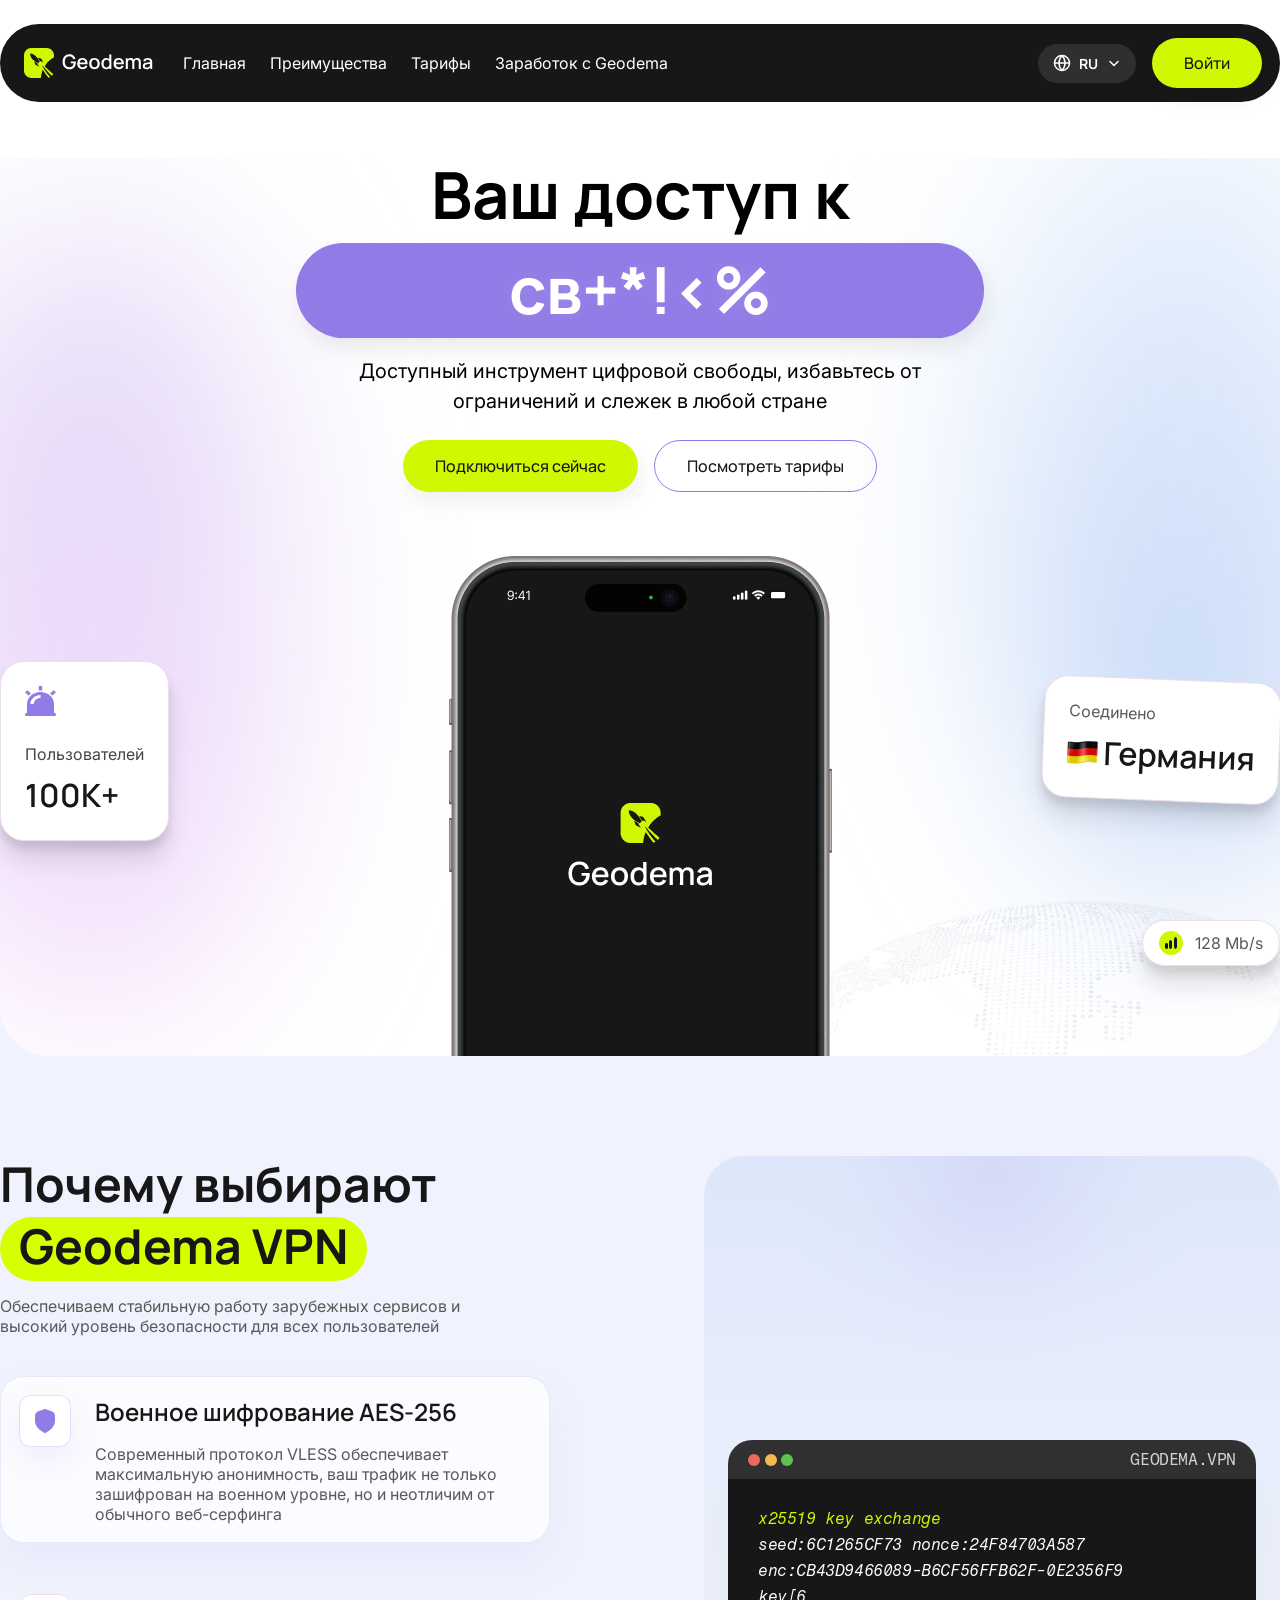
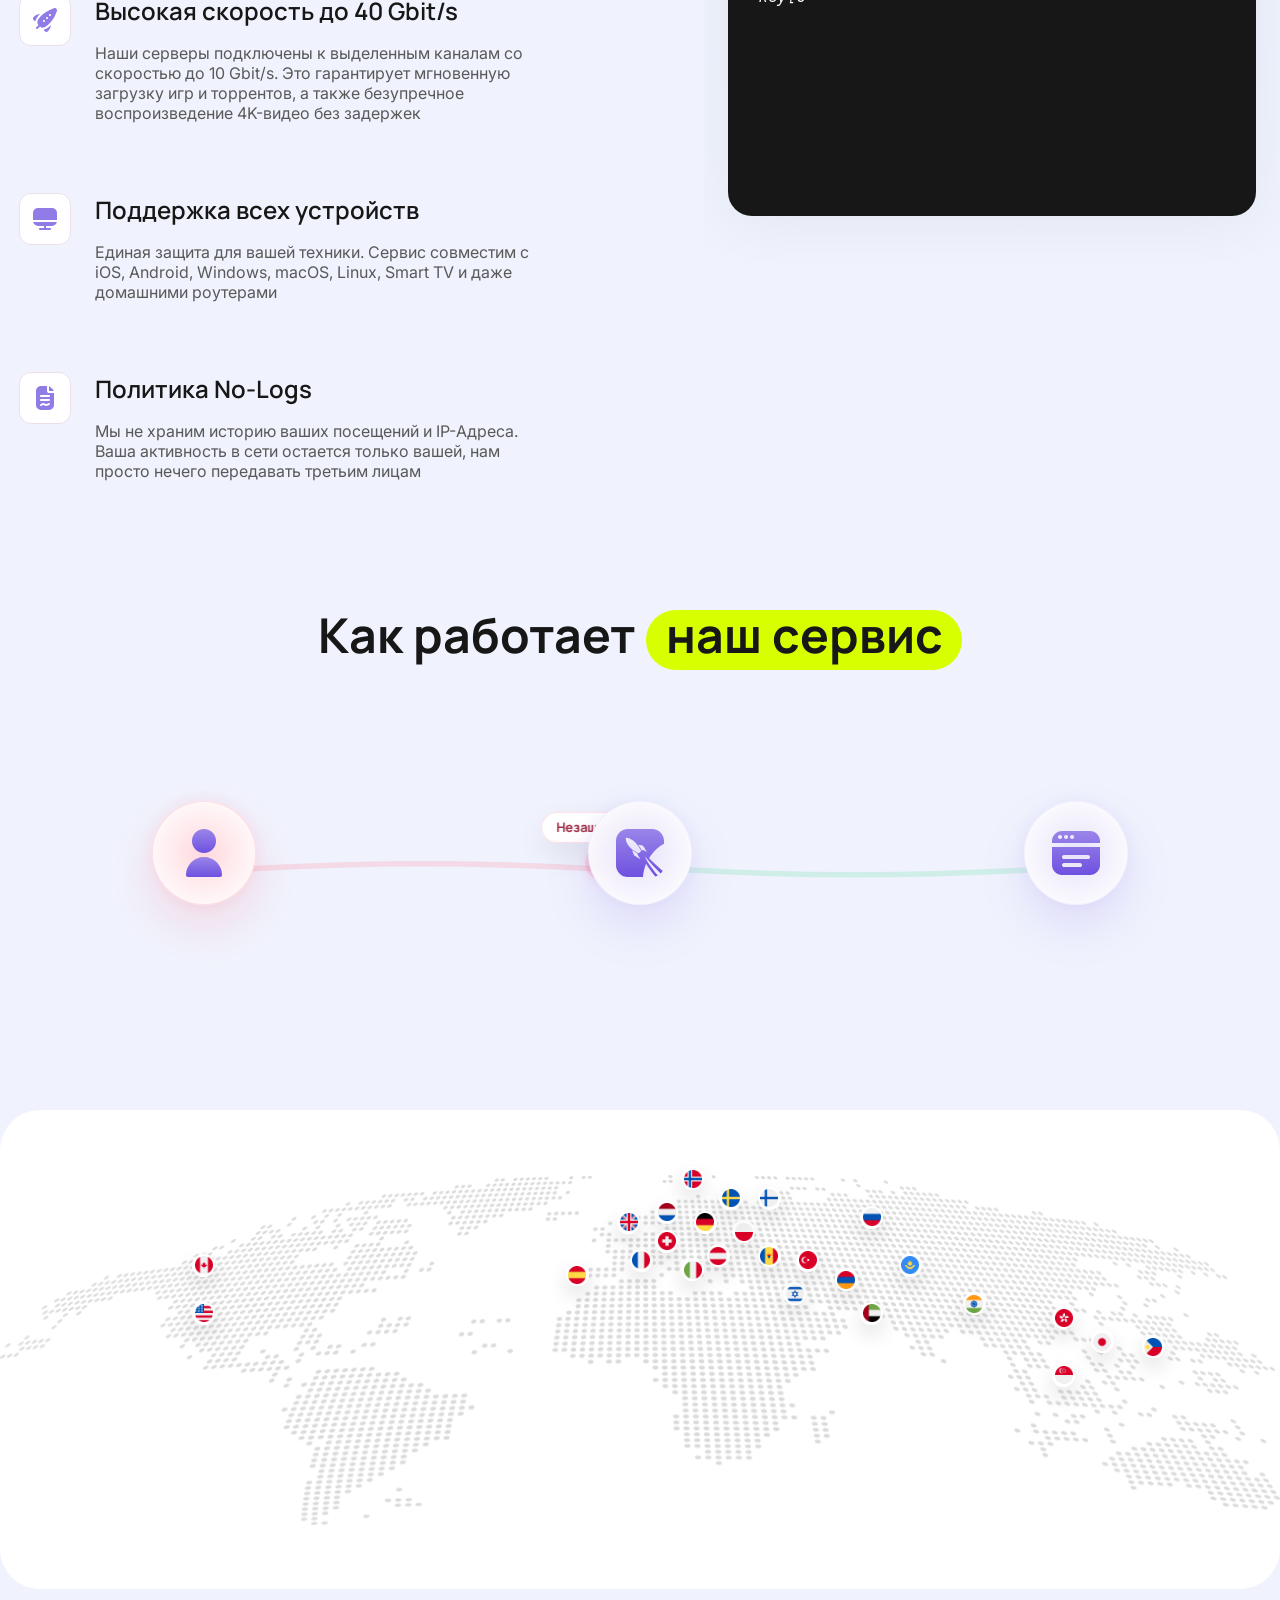
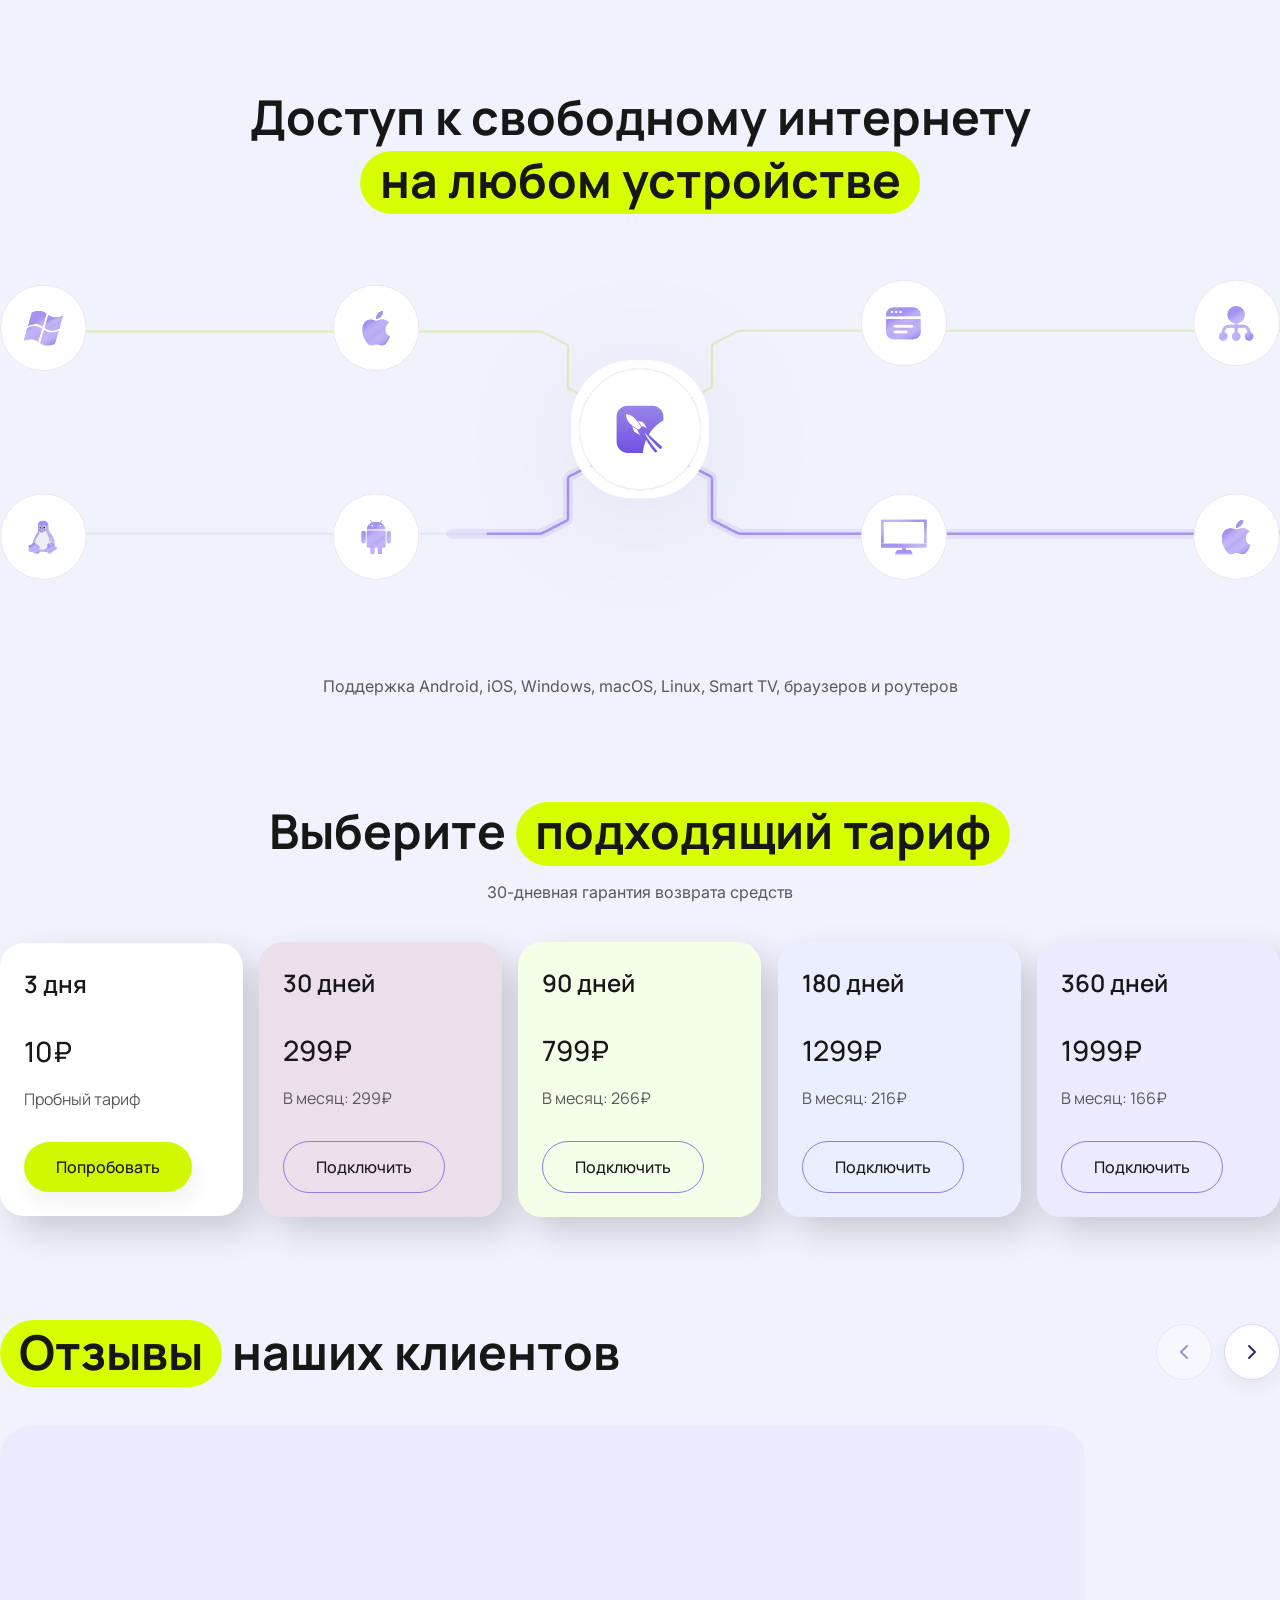
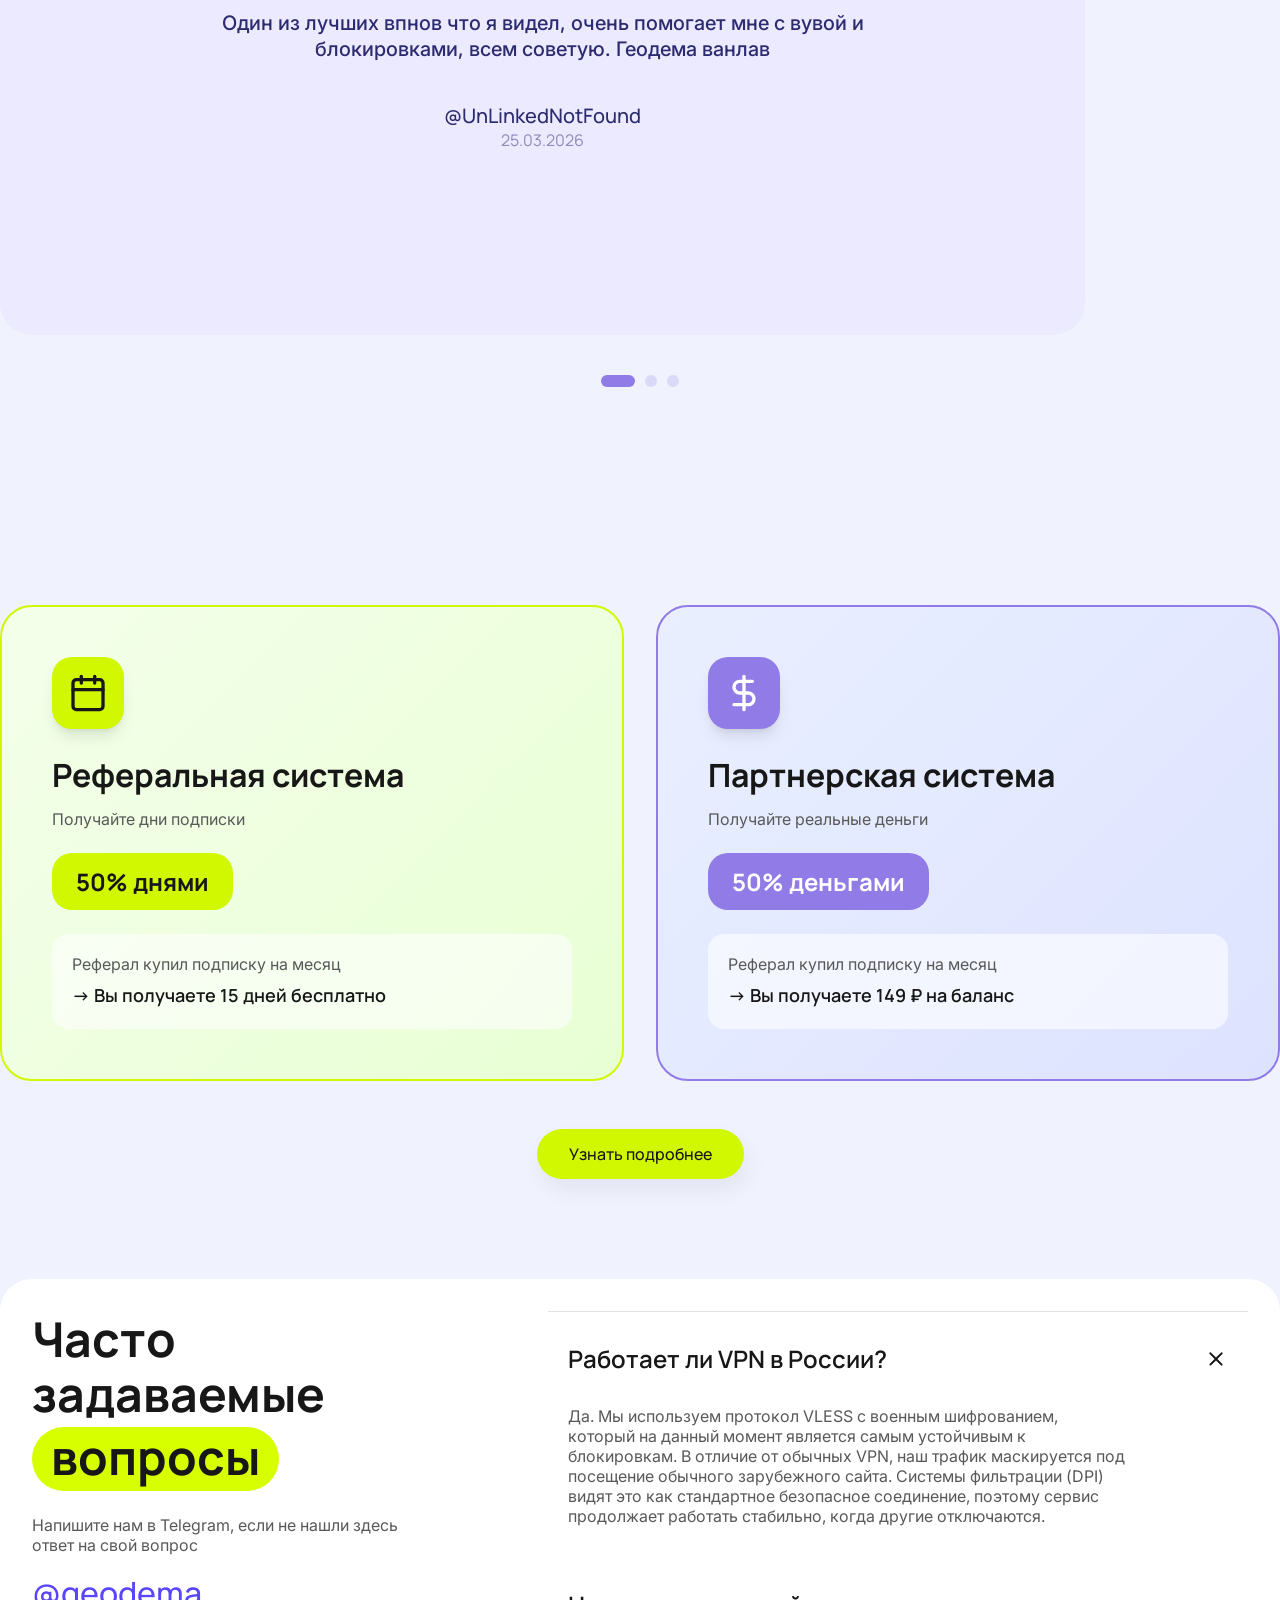
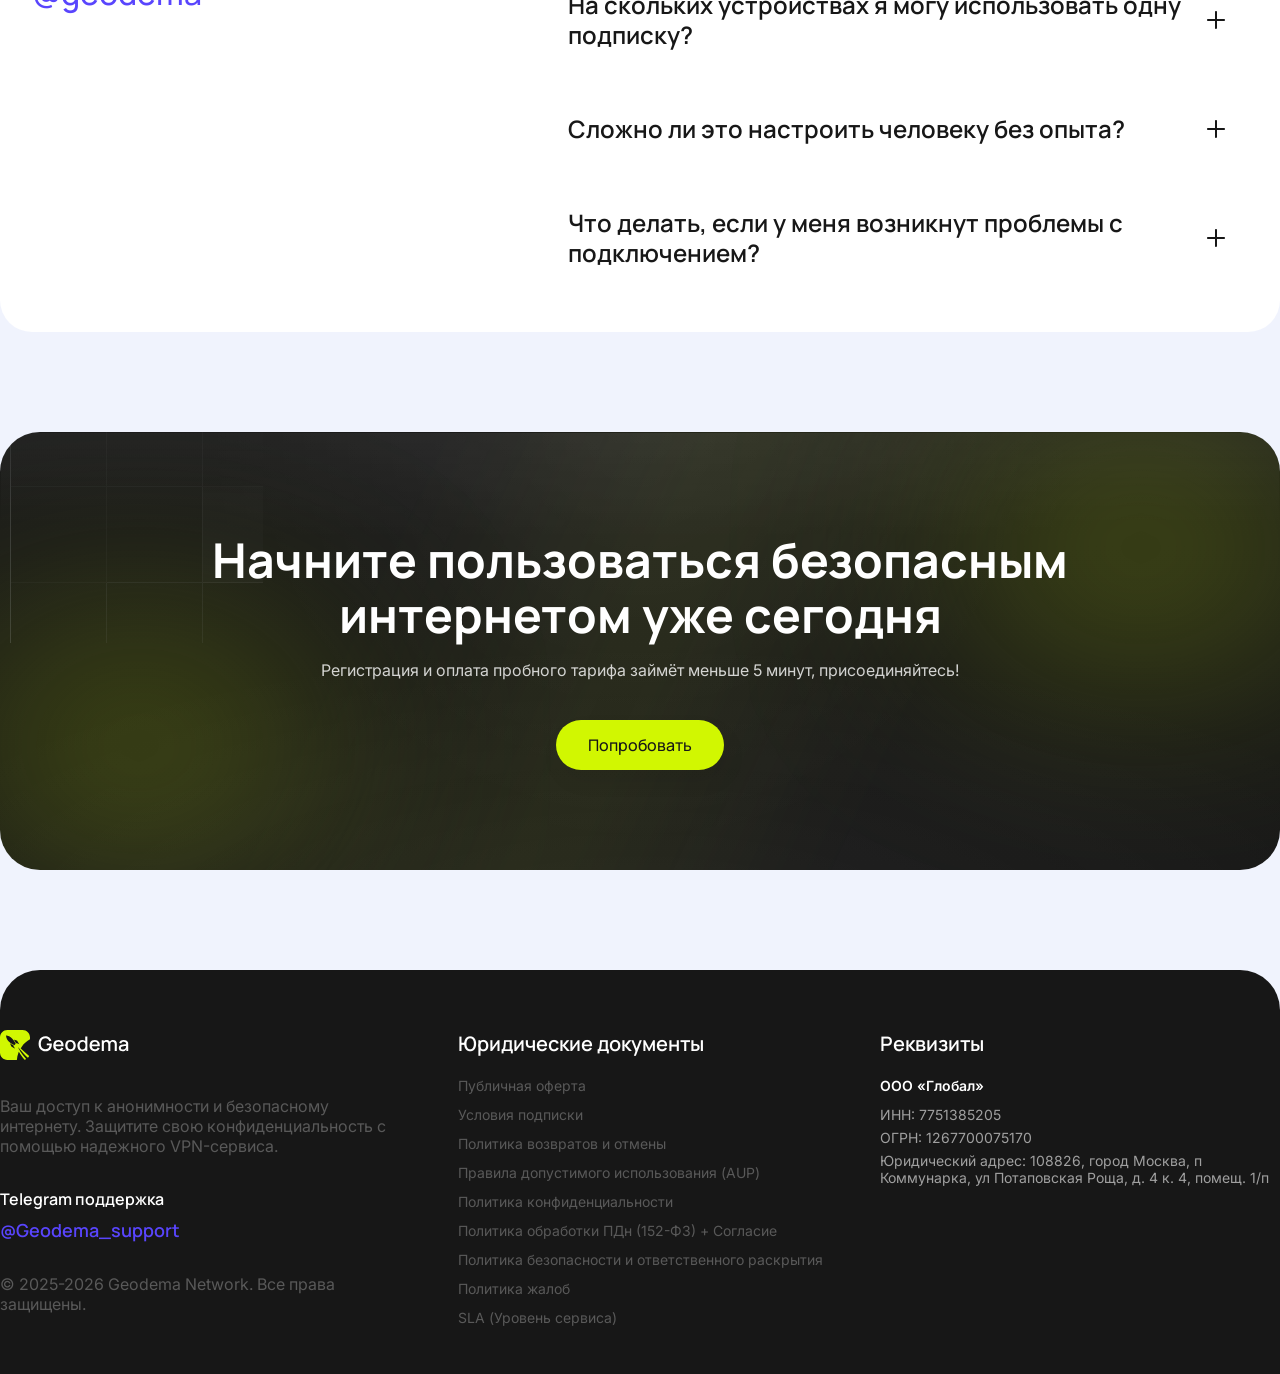
<file: index.html>
<!doctype html>
<html lang="en">
  <head>
    <meta charset="UTF-8" />
    <meta name="viewport" content="width=device-width, initial-scale=1.0" />
    <title>Geodema VPN</title>
    <link rel="stylesheet" href="assets/css/reset.css" />
    <link rel="stylesheet" href="assets/css/styles.css" />
  </head>
  <body data-page="home">
    <header class="header">
      <div class="container">
        <div class="header__container">
          <a href="/" class="logo" aria-label="Geodema VPN">
            <svg
              xmlns="http://www.w3.org/2000/svg"
              width="129"
              height="30"
              viewBox="0 0 129 30"
              fill="none"
            >
              <path
                d="M22.6104 0C26.6915 1.01496e-05 30.0001 3.30851 30.0001 7.38972V9.29362C26.7713 11.0503 23.9774 13.5262 21.7708 16.628C21.3567 17.2178 20.8692 17.967 20.6666 18.3255C20.7137 18.385 20.7608 18.4444 20.8078 18.504C22.9475 20.6338 25.1759 22.6645 27.46 24.6165C28.0221 25.0964 28.5877 25.5714 29.1566 26.0417C28.8225 26.6778 28.3985 27.2592 27.9014 27.769C26.5568 26.5003 25.2556 25.2089 24.0122 23.9095C22.5418 22.3728 21.1523 20.8251 19.8674 19.2905C18.9545 18.1976 18.1828 17.3489 18.144 17.3742C18.0412 17.49 19.3658 19.9722 20.2918 21.3869C21.9358 23.8786 23.926 26.4802 26.1618 29.092C25.6506 29.3727 25.1028 29.5946 24.5272 29.7488C23.0214 27.8558 21.5802 25.9073 20.2078 23.9032C19.8272 23.3322 19.4543 22.7542 19.0956 22.1762L19.0927 22.1718C19.0053 22.0295 18.9203 21.8878 18.8372 21.7464C18.7489 21.9516 18.6347 22.2378 18.5169 22.5428C17.572 25.0466 17.0225 27.5344 16.8689 30H7.38972C3.30851 30 0 26.6915 0 22.6103V7.38972C0 3.30851 3.30851 1.07853e-05 7.38972 0H22.6104ZM10.7102 13.6308C10.4272 13.4122 10.1829 13.2579 10.1572 13.2836C10.08 13.3608 10.633 14.9684 11.0317 15.8558C11.4175 16.7304 11.4562 16.7562 13.3468 17.7593C15.3402 18.8011 15.4432 18.8139 14.6458 17.8493C13.8355 16.8847 13.4367 16.113 13.5139 15.7015C13.5653 15.4314 13.4238 15.3156 12.395 14.7112C11.7519 14.3253 10.9932 13.8366 10.7102 13.6308ZM7.37913 5.63078C7.08333 5.56648 6.67175 5.52785 6.46597 5.54072C6.08013 5.56644 6.08011 5.57932 6.11869 6.20951C6.23444 8.17731 7.64918 10.608 9.64261 12.2672C10.7745 13.2188 12.5622 14.3892 13.5525 14.8522L14.2728 15.1867L15.7132 13.7462L15.4174 13.1288C14.6972 11.6112 12.9608 9.23192 11.7776 8.12585C10.3886 6.82685 8.781 5.91374 7.37913 5.63078ZM15.1087 10.0164C14.4528 9.88777 13.9126 9.79777 13.8868 9.81062C13.8613 9.83654 14.1571 10.2995 14.5428 10.8524C14.9158 11.4183 15.3916 12.1642 15.5975 12.5372L15.9704 13.206H16.7035C17.5266 13.1932 18.0025 13.3988 18.7613 14.0805C19.0315 14.3249 19.2629 14.4921 19.2629 14.4407C19.2628 14.2734 18.3883 12.7302 17.6424 11.5726C16.8707 10.3894 16.845 10.3765 15.1087 10.0164Z"
                fill="#D1F701"
              />
              <path
                d="M45.29 21.3C44.3233 21.3 43.4333 21.1333 42.62 20.8C41.8067 20.46 41.1 19.9667 40.5 19.32C39.9 18.6733 39.4333 17.8867 39.1 16.96C38.7667 16.0333 38.6 14.98 38.6 13.8C38.6 12.2467 38.8833 10.9133 39.45 9.8C40.0167 8.68 40.8033 7.82 41.81 7.22C42.8167 6.61333 43.9767 6.31 45.29 6.31C46.9833 6.31 48.3333 6.70333 49.34 7.49C50.3533 8.27667 51.0433 9.36333 51.41 10.75L49.29 11.13C48.9967 10.27 48.5233 9.58333 47.87 9.07C47.2167 8.55667 46.3967 8.29667 45.41 8.29C44.39 8.28333 43.54 8.51 42.86 8.97C42.1867 9.43 41.68 10.0767 41.34 10.91C41 11.7367 40.8267 12.7 40.82 13.8C40.8133 14.9 40.98 15.8633 41.32 16.69C41.66 17.51 42.17 18.15 42.85 18.61C43.5367 19.07 44.39 19.3033 45.41 19.31C46.23 19.3233 46.9333 19.1733 47.52 18.86C48.1133 18.54 48.5833 18.0733 48.93 17.46C49.2767 16.8467 49.5 16.0933 49.6 15.2H46.8V13.52H51.82C51.8333 13.64 51.8433 13.8 51.85 14C51.8567 14.1933 51.86 14.3167 51.86 14.37C51.86 15.7033 51.6033 16.8933 51.09 17.94C50.5767 18.9867 49.83 19.81 48.85 20.41C47.87 21.0033 46.6833 21.3 45.29 21.3Z"
                fill="white"
              />
              <path
                d="M58.6431 21.3C57.5698 21.3 56.6265 21.0667 55.8131 20.6C55.0065 20.1267 54.3765 19.47 53.9231 18.63C53.4765 17.7833 53.2531 16.8033 53.2531 15.69C53.2531 14.51 53.4731 13.4867 53.9131 12.62C54.3598 11.7533 54.9798 11.0833 55.7731 10.61C56.5665 10.1367 57.4898 9.9 58.5431 9.9C59.6431 9.9 60.5798 10.1567 61.3531 10.67C62.1265 11.1767 62.7031 11.9 63.0831 12.84C63.4698 13.78 63.6231 14.8967 63.5431 16.19H61.4531V15.43C61.4398 14.1767 61.1998 13.25 60.7331 12.65C60.2731 12.05 59.5698 11.75 58.6231 11.75C57.5765 11.75 56.7898 12.08 56.2631 12.74C55.7365 13.4 55.4731 14.3533 55.4731 15.6C55.4731 16.7867 55.7365 17.7067 56.2631 18.36C56.7898 19.0067 57.5498 19.33 58.5431 19.33C59.1965 19.33 59.7598 19.1833 60.2331 18.89C60.7131 18.59 61.0865 18.1633 61.3531 17.61L63.4031 18.26C62.9831 19.2267 62.3465 19.9767 61.4931 20.51C60.6398 21.0367 59.6898 21.3 58.6431 21.3ZM54.7931 16.19V14.56H62.5031V16.19H54.7931Z"
                fill="white"
              />
              <path
                d="M70.4767 21.3C69.3967 21.3 68.4601 21.0567 67.6667 20.57C66.8734 20.0833 66.2601 19.4133 65.8267 18.56C65.4001 17.7 65.1867 16.71 65.1867 15.59C65.1867 14.4633 65.4067 13.4733 65.8467 12.62C66.2867 11.76 66.9034 11.0933 67.6967 10.62C68.4901 10.14 69.4167 9.9 70.4767 9.9C71.5567 9.9 72.4934 10.1433 73.2867 10.63C74.0801 11.1167 74.6934 11.7867 75.1267 12.64C75.5601 13.4933 75.7767 14.4767 75.7767 15.59C75.7767 16.7167 75.5567 17.71 75.1167 18.57C74.6834 19.4233 74.0701 20.0933 73.2767 20.58C72.4834 21.06 71.5501 21.3 70.4767 21.3ZM70.4767 19.33C71.5101 19.33 72.2801 18.9833 72.7867 18.29C73.3001 17.59 73.5567 16.69 73.5567 15.59C73.5567 14.4633 73.2967 13.5633 72.7767 12.89C72.2634 12.21 71.4967 11.87 70.4767 11.87C69.7767 11.87 69.2001 12.03 68.7467 12.35C68.2934 12.6633 67.9567 13.1 67.7367 13.66C67.5167 14.2133 67.4067 14.8567 67.4067 15.59C67.4067 16.7233 67.6667 17.63 68.1867 18.31C68.7067 18.99 69.4701 19.33 70.4767 19.33Z"
                fill="white"
              />
              <path
                d="M82.2642 21.3C81.2576 21.3 80.3876 21.05 79.6542 20.55C78.9276 20.05 78.3642 19.37 77.9642 18.51C77.5709 17.6433 77.3742 16.67 77.3742 15.59C77.3742 14.5033 77.5742 13.5333 77.9742 12.68C78.3742 11.82 78.9409 11.1433 79.6742 10.65C80.4142 10.15 81.2909 9.9 82.3042 9.9C83.3242 9.9 84.1809 10.15 84.8742 10.65C85.5742 11.1433 86.1009 11.82 86.4542 12.68C86.8142 13.54 86.9942 14.51 86.9942 15.59C86.9942 16.67 86.8142 17.64 86.4542 18.5C86.0942 19.36 85.5642 20.0433 84.8642 20.55C84.1642 21.05 83.2976 21.3 82.2642 21.3ZM82.5542 19.41C83.2409 19.41 83.8009 19.2467 84.2342 18.92C84.6676 18.5933 84.9842 18.1433 85.1842 17.57C85.3842 16.9967 85.4842 16.3367 85.4842 15.59C85.4842 14.8433 85.3809 14.1833 85.1742 13.61C84.9742 13.0367 84.6609 12.59 84.2342 12.27C83.8142 11.95 83.2776 11.79 82.6242 11.79C81.9309 11.79 81.3609 11.96 80.9142 12.3C80.4676 12.64 80.1342 13.0967 79.9142 13.67C79.7009 14.2433 79.5942 14.8833 79.5942 15.59C79.5942 16.3033 79.7009 16.95 79.9142 17.53C80.1342 18.1033 80.4609 18.56 80.8942 18.9C81.3342 19.24 81.8876 19.41 82.5542 19.41ZM85.4842 21V13.23H85.2442V6.6H87.3442V21H85.4842Z"
                fill="white"
              />
              <path
                d="M94.9322 21.3C93.8589 21.3 92.9155 21.0667 92.1022 20.6C91.2955 20.1267 90.6655 19.47 90.2122 18.63C89.7655 17.7833 89.5422 16.8033 89.5422 15.69C89.5422 14.51 89.7622 13.4867 90.2022 12.62C90.6488 11.7533 91.2689 11.0833 92.0622 10.61C92.8555 10.1367 93.7789 9.9 94.8322 9.9C95.9322 9.9 96.8689 10.1567 97.6422 10.67C98.4155 11.1767 98.9922 11.9 99.3722 12.84C99.7589 13.78 99.9122 14.8967 99.8322 16.19H97.7422V15.43C97.7289 14.1767 97.4889 13.25 97.0222 12.65C96.5622 12.05 95.8589 11.75 94.9122 11.75C93.8655 11.75 93.0788 12.08 92.5522 12.74C92.0255 13.4 91.7622 14.3533 91.7622 15.6C91.7622 16.7867 92.0255 17.7067 92.5522 18.36C93.0788 19.0067 93.8389 19.33 94.8322 19.33C95.4855 19.33 96.0489 19.1833 96.5222 18.89C97.0022 18.59 97.3755 18.1633 97.6422 17.61L99.6922 18.26C99.2722 19.2267 98.6355 19.9767 97.7822 20.51C96.9289 21.0367 95.9789 21.3 94.9322 21.3ZM91.0822 16.19V14.56H98.7922V16.19H91.0822Z"
                fill="white"
              />
              <path
                d="M114.723 21L114.733 14.27C114.733 13.49 114.533 12.8833 114.133 12.45C113.733 12.01 113.206 11.79 112.553 11.79C112.153 11.79 111.786 11.8833 111.453 12.07C111.126 12.25 110.859 12.5233 110.653 12.89C110.453 13.25 110.353 13.7033 110.353 14.25L109.343 13.74C109.329 12.98 109.489 12.3133 109.823 11.74C110.163 11.1667 110.623 10.7233 111.203 10.41C111.783 10.09 112.433 9.93 113.153 9.93C114.319 9.93 115.223 10.28 115.863 10.98C116.503 11.68 116.823 12.61 116.823 13.77L116.813 21H114.723ZM101.773 21V10.2H103.633V13.32H103.873V21H101.773ZM108.253 21L108.263 14.31C108.263 13.5233 108.063 12.9067 107.663 12.46C107.269 12.0133 106.739 11.79 106.073 11.79C105.413 11.79 104.879 12.0167 104.473 12.47C104.073 12.9233 103.873 13.5167 103.873 14.25L102.873 13.61C102.873 12.9033 103.043 12.2733 103.383 11.72C103.723 11.1667 104.183 10.73 104.763 10.41C105.343 10.09 105.999 9.93 106.733 9.93C107.499 9.93 108.153 10.0933 108.693 10.42C109.233 10.74 109.643 11.19 109.923 11.77C110.209 12.35 110.353 13.0233 110.353 13.79L110.343 21H108.253Z"
                fill="white"
              />
              <path
                d="M122.47 21.3C121.67 21.3 121 21.1533 120.46 20.86C119.92 20.56 119.51 20.1667 119.23 19.68C118.956 19.1867 118.82 18.6467 118.82 18.06C118.82 17.5133 118.916 17.0333 119.11 16.62C119.303 16.2067 119.59 15.8567 119.97 15.57C120.35 15.2767 120.816 15.04 121.37 14.86C121.85 14.72 122.393 14.5967 123 14.49C123.606 14.3833 124.243 14.2833 124.91 14.19C125.583 14.0967 126.25 14.0033 126.91 13.91L126.15 14.33C126.163 13.4833 125.983 12.8567 125.61 12.45C125.243 12.0367 124.61 11.83 123.71 11.83C123.143 11.83 122.623 11.9633 122.15 12.23C121.676 12.49 121.346 12.9233 121.16 13.53L119.21 12.93C119.476 12.0033 119.983 11.2667 120.73 10.72C121.483 10.1733 122.483 9.9 123.73 9.9C124.696 9.9 125.536 10.0667 126.25 10.4C126.97 10.7267 127.496 11.2467 127.83 11.96C128.003 12.3133 128.11 12.6867 128.15 13.08C128.19 13.4733 128.21 13.8967 128.21 14.35V21H126.36V18.53L126.72 18.85C126.273 19.6767 125.703 20.2933 125.01 20.7C124.323 21.1 123.476 21.3 122.47 21.3ZM122.84 19.59C123.433 19.59 123.943 19.4867 124.37 19.28C124.796 19.0667 125.14 18.7967 125.4 18.47C125.66 18.1433 125.83 17.8033 125.91 17.45C126.023 17.13 126.086 16.77 126.1 16.37C126.12 15.97 126.13 15.65 126.13 15.41L126.81 15.66C126.15 15.76 125.55 15.85 125.01 15.93C124.47 16.01 123.98 16.09 123.54 16.17C123.106 16.2433 122.72 16.3333 122.38 16.44C122.093 16.54 121.836 16.66 121.61 16.8C121.39 16.94 121.213 17.11 121.08 17.31C120.953 17.51 120.89 17.7533 120.89 18.04C120.89 18.32 120.96 18.58 121.1 18.82C121.24 19.0533 121.453 19.24 121.74 19.38C122.026 19.52 122.393 19.59 122.84 19.59Z"
                fill="white"
              />
            </svg>
          </a>

          <button
            class="burger"
            type="button"
            aria-label="Открыть меню"
            aria-expanded="false"
          >
            <span></span>
            <span></span>
            <span></span>
          </button>

          <nav class="header__nav" id="mobileMenu">
            <ul class="navbar">
              <li><a href="/" class="navbar__item">Главная</a></li>
              <li><a href="#features" class="navbar__item">Преимущества</a></li>
              <li><a href="#prices" class="navbar__item">Тарифы</a></li>
              <li>
                <a href="../ref" class="navbar__item">Заработок с Geodema</a>
              </li>
            </ul>

            <div class="header__actions">
              <div class="language-switcher">
                <button
                  class="language language__trigger"
                  type="button"
                  aria-haspopup="menu"
                  aria-expanded="false"
                  aria-controls="language-menu"
                  aria-label="Выбрать язык"
                >
                  <svg
                    width="18"
                    height="18"
                    viewBox="0 0 18 18"
                    fill="none"
                    xmlns="http://www.w3.org/2000/svg"
                  >
                    <g clip-path="url(#clip0_3_4755)">
                      <path
                        d="M9 16.5C13.1421 16.5 16.5 13.1421 16.5 9C16.5 4.85786 13.1421 1.5 9 1.5C4.85786 1.5 1.5 4.85786 1.5 9C1.5 13.1421 4.85786 16.5 9 16.5Z"
                        stroke="white"
                        stroke-width="1.5"
                        stroke-linecap="round"
                        stroke-linejoin="round"
                      />
                      <path
                        d="M9 1.5C7.07418 3.52212 6 6.20756 6 9C6 11.7924 7.07418 14.4779 9 16.5C10.9258 14.4779 12 11.7924 12 9C12 6.20756 10.9258 3.52212 9 1.5Z"
                        stroke="white"
                        stroke-width="1.5"
                        stroke-linecap="round"
                        stroke-linejoin="round"
                      />
                      <path
                        d="M1.5 9H16.5"
                        stroke="white"
                        stroke-width="1.5"
                        stroke-linecap="round"
                        stroke-linejoin="round"
                      />
                    </g>
                    <defs>
                      <clipPath id="clip0_3_4755">
                        <rect width="18" height="18" fill="white" />
                      </clipPath>
                    </defs>
                  </svg>

                  <span class="language__current">RU</span>

                  <svg
                    class="language__chevron"
                    width="14"
                    height="14"
                    viewBox="0 0 14 14"
                    fill="none"
                    xmlns="http://www.w3.org/2000/svg"
                    aria-hidden="true"
                  >
                    <path
                      d="M3 5.5L7 9.5L11 5.5"
                      stroke="white"
                      stroke-width="1.5"
                      stroke-linecap="round"
                      stroke-linejoin="round"
                    />
                  </svg>
                </button>

                <div class="language__menu" id="language-menu" role="menu">
                  <button
                    class="language__option"
                    type="button"
                    role="menuitemradio"
                    aria-checked="true"
                    data-lang="ru"
                  >
                    <span class="language__option-code">RU</span>
                    <span class="language__option-label">Русский</span>
                  </button>

                  <button
                    class="language__option"
                    type="button"
                    role="menuitemradio"
                    aria-checked="false"
                    data-lang="en"
                  >
                    <span class="language__option-code">EN</span>
                    <span class="language__option-label">English</span>
                  </button>
                </div>
              </div>

              <a href="https://app.geodema.org" class="btn main">Войти</a>
            </div>
          </nav>
        </div>
      </div>
    </header>
    <section class="home" id="home">
      <div class="container home__container">
        <h1>
          Ваш доступ к<br />
          <span class="hero-word" aria-live="polite">анонимности</span>
        </h1>
        <p>
          Доступный инструмент цифровой свободы, избавьтесь от ограничений и
          слежек в любой стране
        </p>
        <div class="buttons">
          <a href="https://app.geodema.org" class="btn main"
            >Подключиться сейчас</a
          >
          <a href="#prices" class="btn">Посмотреть тарифы</a>
        </div>
        <img src="assets/img/phone.png" alt="" class="phone" />
        <div class="users">
          <svg
            width="32"
            height="34"
            viewBox="0 0 32 34"
            fill="none"
            xmlns="http://www.w3.org/2000/svg"
          >
            <g clip-path="url(#clip0_3_257)">
              <path
                d="M2.01144 27V18C2.01144 14.8174 3.43371 11.7652 5.96537 9.51472C8.49702 7.26428 11.9307 6 15.511 6C19.0913 6 22.5249 7.26428 25.0567 9.51472C27.5883 11.7652 29.0106 14.8174 29.0106 18V27H30.698V30H0.323987V27H2.01144ZM5.38633 18H8.76122C8.76122 16.4087 9.47235 14.8826 10.7382 13.7574C12.004 12.6321 13.7208 12 15.511 12V9C12.8257 9 10.2505 9.94821 8.35178 11.636C6.45303 13.3239 5.38633 15.6131 5.38633 18ZM13.8236 0H17.1985V4.5H13.8236V0ZM28.636 4.212L31.0209 6.333L27.4435 9.514L25.0563 7.394L28.636 4.212ZM0 6.333L2.38492 4.212L5.96456 7.392L3.57964 9.516L0 6.333Z"
                fill="url(#paint0_linear_3_257)"
                fill-opacity="0.24"
              />
              <path
                d="M2.01144 27V18C2.01144 14.8174 3.43371 11.7652 5.96537 9.51472C8.49702 7.26428 11.9307 6 15.511 6C19.0913 6 22.5249 7.26428 25.0567 9.51472C27.5883 11.7652 29.0106 14.8174 29.0106 18V27H30.698V30H0.323987V27H2.01144ZM5.38633 18H8.76122C8.76122 16.4087 9.47235 14.8826 10.7382 13.7574C12.004 12.6321 13.7208 12 15.511 12V9C12.8257 9 10.2505 9.94821 8.35178 11.636C6.45303 13.3239 5.38633 15.6131 5.38633 18ZM13.8236 0H17.1985V4.5H13.8236V0ZM28.636 4.212L31.0209 6.333L27.4435 9.514L25.0563 7.394L28.636 4.212ZM0 6.333L2.38492 4.212L5.96456 7.392L3.57964 9.516L0 6.333Z"
                fill="#917BE6"
              />
            </g>
            <defs>
              <linearGradient
                id="paint0_linear_3_257"
                x1="15.511"
                y1="6.10352e-05"
                x2="15.511"
                y2="30.0001"
                gradientUnits="userSpaceOnUse"
              >
                <stop stop-color="white" />
                <stop offset="1" stop-color="white" stop-opacity="0" />
              </linearGradient>
              <clipPath id="clip0_3_257">
                <rect width="31.0209" height="30" fill="white" />
              </clipPath>
            </defs>
          </svg>
          <span>Пользователей</span>
          <span>100K+</span>
        </div>
        <div class="speed">
          <svg
            width="24"
            height="24"
            viewBox="0 0 24 24"
            fill="none"
            xmlns="http://www.w3.org/2000/svg"
          >
            <rect width="24" height="24" rx="12" fill="#D1F701" />
            <g clip-path="url(#clip0_7_11084)">
              <path
                d="M7.5 12C7.10218 12 6.72064 12.158 6.43934 12.4393C6.15804 12.7206 6 13.1022 6 13.5V16.5C6 16.8978 6.15804 17.2794 6.43934 17.5607C6.72064 17.842 7.10218 18 7.5 18C7.89782 18 8.27936 17.842 8.56066 17.5607C8.84196 17.2794 9 16.8978 9 16.5V13.5C9 13.1022 8.84196 12.7206 8.56066 12.4393C8.27936 12.158 7.89782 12 7.5 12Z"
                fill="#171717"
              />
              <path
                d="M11.5 9C11.1022 9 10.7206 9.23705 10.4393 9.65901C10.158 10.081 10 10.6533 10 11.25V15.75C10 16.3467 10.158 16.919 10.4393 17.341C10.7206 17.7629 11.1022 18 11.5 18C11.8978 18 12.2794 17.7629 12.5607 17.341C12.842 16.919 13 16.3467 13 15.75V11.25C13 10.6533 12.842 10.081 12.5607 9.65901C12.2794 9.23705 11.8978 9 11.5 9Z"
                fill="#171717"
              />
              <path
                d="M16.5 6C16.1022 6 15.7206 6.31607 15.4393 6.87868C15.158 7.44129 15 8.20435 15 9V15C15 15.7956 15.158 16.5587 15.4393 17.1213C15.7206 17.6839 16.1022 18 16.5 18C16.8978 18 17.2794 17.6839 17.5607 17.1213C17.842 16.5587 18 15.7956 18 15V9C18 8.20435 17.842 7.44129 17.5607 6.87868C17.2794 6.31607 16.8978 6 16.5 6Z"
                fill="#171717"
              />
            </g>
            <defs>
              <clipPath id="clip0_7_11084">
                <rect
                  width="12"
                  height="12"
                  fill="white"
                  transform="translate(6 6)"
                />
              </clipPath>
            </defs>
          </svg>
          <span>128 Mb/s</span>
        </div>
        <div class="germany">
          <span>Соединено</span>
          <div>
            <img src="assets/img/germany.png" alt="" />
            <span>Германия</span>
          </div>
        </div>
      </div>
      <img src="assets/img/planet.png" alt="" class="planet" />
      <svg
        width="483"
        height="1080"
        viewBox="0 0 483 1080"
        fill="none"
        xmlns="http://www.w3.org/2000/svg"
        class="blue__blur"
      >
        <g opacity="0.6" filter="url(#filter0_f_1_477)">
          <ellipse
            cx="386.5"
            cy="506"
            rx="186.5"
            ry="396"
            fill="url(#paint0_linear_1_477)"
          />
        </g>
        <defs>
          <filter
            id="filter0_f_1_477"
            x="0"
            y="-90"
            width="773"
            height="1192"
            filterUnits="userSpaceOnUse"
            color-interpolation-filters="sRGB"
          >
            <feFlood flood-opacity="0" result="BackgroundImageFix" />
            <feBlend
              mode="normal"
              in="SourceGraphic"
              in2="BackgroundImageFix"
              result="shape"
            />
            <feGaussianBlur
              stdDeviation="100"
              result="effect1_foregroundBlur_1_477"
            />
          </filter>
          <linearGradient
            id="paint0_linear_1_477"
            x1="527.139"
            y1="248.5"
            x2="466.28"
            y2="909.347"
            gradientUnits="userSpaceOnUse"
          >
            <stop stop-color="#D1E3FB" />
            <stop offset="1" stop-color="#93B5F0" />
          </linearGradient>
        </defs>
      </svg>

      <svg
        width="477"
        height="1031"
        viewBox="0 0 477 1031"
        fill="none"
        xmlns="http://www.w3.org/2000/svg"
        class="pink__blur"
      >
        <g opacity="0.6" filter="url(#filter0_f_1_476)">
          <ellipse
            cx="93.5"
            cy="596"
            rx="183.5"
            ry="396"
            fill="url(#paint0_linear_1_476)"
          />
        </g>
        <defs>
          <filter
            id="filter0_f_1_476"
            x="-290"
            y="0"
            width="767"
            height="1192"
            filterUnits="userSpaceOnUse"
            color-interpolation-filters="sRGB"
          >
            <feFlood flood-opacity="0" result="BackgroundImageFix" />
            <feBlend
              mode="normal"
              in="SourceGraphic"
              in2="BackgroundImageFix"
              result="shape"
            />
            <feGaussianBlur
              stdDeviation="100"
              result="effect1_foregroundBlur_1_476"
            />
          </filter>
          <linearGradient
            id="paint0_linear_1_476"
            x1="231.877"
            y1="338.5"
            x2="170.04"
            y2="999.164"
            gradientUnits="userSpaceOnUse"
          >
            <stop stop-color="#D2BEF3" />
            <stop offset="1" stop-color="#EFC2F9" />
          </linearGradient>
        </defs>
      </svg>
    </section>
    <section class="why" id="features">
      <div class="container why__container">
        <div>
          <header>
            <h2>
              Почему выбирают
              <span class="highlight">Geodema VPN</span>
            </h2>
            <p>
              Обеспечиваем стабильную работу зарубежных сервисов и высокий
              уровень безопасности для всех пользователей
            </p>
          </header>
          <ul class="why__tabs">
            <li
              class="why__tab is-active"
              data-feature="encryption"
              role="button"
              tabindex="0"
              aria-pressed="true"
            >
              <div class="icon">
                <svg
                  width="24"
                  height="24"
                  viewBox="0 0 24 24"
                  fill="none"
                  xmlns="http://www.w3.org/2000/svg"
                >
                  <g clip-path="url(#clip0_1_503)">
                    <path
                      d="M18.5811 2.14073L12.3161 0.0517291C12.111 -0.016592 11.8892 -0.016592 11.6841 0.0517291L5.41809 2.14073C4.42219 2.47178 3.55591 3.10823 2.94233 3.95967C2.32875 4.81111 1.99906 5.83424 2.00009 6.88373V12.0007C2.00009 19.5637 11.2001 23.7407 11.5941 23.9147C11.7219 23.9715 11.8602 24.0009 12.0001 24.0009C12.14 24.0009 12.2783 23.9715 12.4061 23.9147C12.8001 23.7407 22.0001 19.5637 22.0001 12.0007V6.88373C22.0011 5.83412 21.6712 4.81089 21.0574 3.95944C20.4437 3.10799 19.5772 2.47161 18.5811 2.14073Z"
                      fill="#917BE6"
                    />
                  </g>
                  <defs>
                    <clipPath id="clip0_1_503">
                      <rect width="24" height="24" fill="white" />
                    </clipPath>
                  </defs>
                </svg>
              </div>
              <div class="text">
                <h3>Военное шифрование AES-256</h3>
                <p>
                  Современный протокол VLESS обеспечивает максимальную
                  анонимность, ваш трафик не только зашифрован на военном
                  уровне, но и неотличим от обычного веб-серфинга
                </p>
              </div>
            </li>

            <li
              class="why__tab"
              data-feature="speed"
              role="button"
              tabindex="0"
              aria-pressed="false"
            >
              <div class="icon">
                <svg
                  width="24"
                  height="24"
                  viewBox="0 0 24 24"
                  fill="none"
                  xmlns="http://www.w3.org/2000/svg"
                >
                  <g clip-path="url(#clip0_1_509)">
                    <path
                      d="M23.351 0.648362C23.0559 0.350047 22.6812 0.142886 22.2716 0.0515755C21.8621 -0.0397355 21.4349 -0.0113453 21.041 0.133362L20.825 0.210362C15.9881 1.78361 11.5845 4.46286 7.964 8.03536C7.05539 8.96799 6.22867 9.97704 5.493 11.0514C4.093 13.0514 3.827 15.2404 5.547 16.9614L5.586 16.9994L3.293 19.2924C3.10553 19.4799 3.00021 19.7342 3.00021 19.9994C3.00021 20.2645 3.10553 20.5188 3.293 20.7064C3.48053 20.8938 3.73484 20.9991 4 20.9991C4.26516 20.9991 4.51947 20.8938 4.707 20.7064L7 18.4134L7.038 18.4524C8.759 20.1724 10.953 19.9044 12.948 18.5064C14.0223 17.7707 15.0314 16.944 15.964 16.0354C19.5366 12.4145 22.2159 8.01065 23.789 3.17336L23.866 2.95736C24.0107 2.56365 24.0392 2.1366 23.9478 1.72718C23.8565 1.31775 23.6493 0.943253 23.351 0.648362ZM11 13.9994C10.8022 13.9994 10.6089 13.9407 10.4444 13.8308C10.28 13.721 10.1518 13.5648 10.0761 13.382C10.0004 13.1993 9.98063 12.9983 10.0192 12.8043C10.0578 12.6103 10.153 12.4321 10.2929 12.2923C10.4327 12.1524 10.6109 12.0572 10.8049 12.0186C10.9989 11.98 11.2 11.9998 11.3827 12.0755C11.5654 12.1512 11.7216 12.2793 11.8315 12.4438C11.9414 12.6082 12 12.8016 12 12.9994C12 13.2646 11.8946 13.5189 11.7071 13.7065C11.5196 13.894 11.2652 13.9994 11 13.9994ZM14 10.9994C13.8022 10.9994 13.6089 10.9407 13.4444 10.8308C13.28 10.721 13.1518 10.5648 13.0761 10.382C13.0004 10.1993 12.9806 9.99825 13.0192 9.80427C13.0578 9.61029 13.153 9.43211 13.2929 9.29226C13.4327 9.1524 13.6109 9.05716 13.8049 9.01858C13.9989 8.97999 14.2 8.9998 14.3827 9.07548C14.5654 9.15117 14.7216 9.27934 14.8315 9.44379C14.9414 9.60824 15 9.80158 15 9.99936C15 10.2646 14.8946 10.5189 14.7071 10.7065C14.5196 10.894 14.2652 10.9994 14 10.9994ZM17 7.99936C16.8022 7.99936 16.6089 7.94071 16.4444 7.83083C16.28 7.72095 16.1518 7.56477 16.0761 7.38205C16.0004 7.19932 15.9806 6.99825 16.0192 6.80427C16.0578 6.61029 16.153 6.43211 16.2929 6.29226C16.4327 6.1524 16.6109 6.05716 16.8049 6.01858C16.9989 5.97999 17.2 5.9998 17.3827 6.07548C17.5654 6.15117 17.7216 6.27934 17.8315 6.44379C17.9414 6.60824 18 6.80158 18 6.99936C18 7.26458 17.8946 7.51893 17.7071 7.70647C17.5196 7.89401 17.2652 7.99936 17 7.99936ZM2.363 13.0374C2.05273 13.0375 1.74548 12.9765 1.45879 12.8579C1.17211 12.7392 0.911605 12.5652 0.692167 12.3459C0.472729 12.1266 0.298656 11.8661 0.179892 11.5795C0.061128 -11.2929 -2.78064e-08 10.9856 0 10.6754C0.00241739 10.0594 0.240336 9.4676 0.665 9.02136C2.37335 7.26522 4.67884 6.21454 7.125 6.07736C6.934 6.25936 6.739 6.43236 6.55 6.62136C5.55966 7.63502 4.65803 8.7317 3.855 9.89936C3.17969 10.835 2.70945 11.9026 2.475 13.0324L2.363 13.0374ZM11 21.5244C12.1299 21.2903 13.1976 20.8201 14.133 20.1444C15.3026 19.3418 16.401 18.4402 17.416 17.4494C17.606 17.2604 17.778 17.0654 17.961 16.8744C17.823 19.3205 16.772 21.6258 15.016 23.3344C14.5702 23.7591 13.9787 23.997 13.363 23.9994C12.7363 23.9994 12.1353 23.7504 11.6921 23.3073C11.249 22.8641 11 22.2631 11 21.6364V21.5244Z"
                      fill="#917BE6"
                    />
                  </g>
                  <defs>
                    <clipPath id="clip0_1_509">
                      <rect width="24" height="24" fill="white" />
                    </clipPath>
                  </defs>
                </svg>
              </div>
              <div class="text">
                <h3>Высокая скорость до 40 Gbit/s</h3>
                <p>
                  Наши серверы подключены к выделенным каналам со скоростью до
                  10 Gbit/s. Это гарантирует мгновенную загрузку игр и
                  торрентов, а также безупречное воспроизведение 4K-видео без
                  задержек
                </p>
              </div>
            </li>

            <li
              class="why__tab"
              data-feature="devices"
              role="button"
              tabindex="0"
              aria-pressed="false"
            >
              <div class="icon">
                <svg
                  width="24"
                  height="24"
                  viewBox="0 0 24 24"
                  fill="none"
                  xmlns="http://www.w3.org/2000/svg"
                >
                  <path
                    d="M5.00004 19H11V21H7.00004C6.73482 21 6.48047 21.1053 6.29293 21.2929C6.10539 21.4804 6.00004 21.7348 6.00004 22C6.00004 22.2652 6.10539 22.5196 6.29293 22.7071C6.48047 22.8946 6.73482 23 7.00004 23H17C17.2653 23 17.5196 22.8946 17.7071 22.7071C17.8947 22.5196 18 22.2652 18 22C18 21.7348 17.8947 21.4804 17.7071 21.2929C17.5196 21.1053 17.2653 21 17 21H13V19H19C20.1522 18.9985 21.2687 18.5999 22.1613 17.8713C23.0539 17.1427 23.6679 16.1286 23.9 15H0.100037C0.332133 16.1286 0.946217 17.1427 1.83879 17.8713C2.73136 18.5999 3.84783 18.9985 5.00004 19Z"
                    fill="#917BE6"
                  />
                  <path
                    d="M19 0.999878H5C3.67441 1.00147 2.40356 1.52876 1.46622 2.4661C0.528882 3.40344 0.00158786 4.67428 0 5.99988L0 12.9999H24V5.99988C23.9984 4.67428 23.4711 3.40344 22.5338 2.4661C21.5964 1.52876 20.3256 1.00147 19 0.999878Z"
                    fill="#917BE6"
                  />
                </svg>
              </div>
              <div class="text">
                <h3>Поддержка всех устройств</h3>
                <p>
                  Единая защита для вашей техники. Сервис совместим с iOS,
                  Android, Windows, macOS, Linux, Smart TV и даже домашними
                  роутерами
                </p>
              </div>
            </li>

            <li
              class="why__tab"
              data-feature="logs"
              role="button"
              tabindex="0"
              aria-pressed="false"
            >
              <div class="icon">
                <svg
                  width="24"
                  height="24"
                  viewBox="0 0 24 24"
                  fill="none"
                  xmlns="http://www.w3.org/2000/svg"
                >
                  <path
                    d="M16 0.3C16.7058 0.541978 17.348 0.939823 17.879 1.464L19.535 3.122C20.0598 3.65229 20.458 4.29426 20.7 5H16V0.3ZM21 7V19C20.9984 20.3256 20.4711 21.5964 19.5338 22.5338C18.5964 23.4711 17.3256 23.9984 16 24H8C6.67441 23.9984 5.40356 23.4711 4.46622 22.5338C3.52888 21.5964 3.00159 20.3256 3 19V5C3.00159 3.67441 3.52888 2.40356 4.46622 1.46622C5.40356 0.528882 6.67441 0.00158786 8 0L14 0V5C14 5.53043 14.2107 6.03914 14.5858 6.41421C14.9609 6.78929 15.4696 7 16 7H21ZM16.808 17.413C16.7308 17.3062 16.6334 17.2158 16.5212 17.1468C16.4089 17.0779 16.2842 17.0317 16.1541 17.0111C16.024 16.9905 15.8912 16.9957 15.7631 17.0266C15.6351 17.0575 15.5144 17.1134 15.408 17.191C14.7361 17.6587 13.9513 17.938 13.135 18C12.8152 17.9913 12.5089 17.869 12.271 17.655C11.7491 17.2409 11.1051 17.0106 10.439 17C9.32967 17.1043 8.27306 17.5226 7.393 18.206C7.28378 18.2839 7.19134 18.3829 7.12118 18.4972C7.05102 18.6115 7.00457 18.7388 6.98461 18.8714C6.96465 19.0041 6.97157 19.1394 7.00497 19.2693C7.03837 19.3992 7.09757 19.5211 7.17903 19.6276C7.26049 19.7342 7.36256 19.8233 7.47916 19.8896C7.59576 19.9559 7.72451 19.998 7.85774 20.0136C7.99097 20.0291 8.12596 20.0176 8.25468 19.9799C8.3834 19.9422 8.50322 19.879 8.607 19.794C9.13962 19.3769 9.77043 19.1035 10.439 19C10.685 19 10.81 19.078 11.139 19.3C11.7088 19.7501 12.4129 19.9965 13.139 20C14.3818 19.9432 15.5818 19.529 16.595 18.807C16.8075 18.6499 16.9491 18.4151 16.989 18.1539C17.029 17.8927 16.9639 17.6264 16.808 17.413ZM17 14C17 13.7348 16.8946 13.4804 16.7071 13.2929C16.5196 13.1054 16.2652 13 16 13H8C7.73478 13 7.48043 13.1054 7.29289 13.2929C7.10536 13.4804 7 13.7348 7 14C7 14.2652 7.10536 14.5196 7.29289 14.7071C7.48043 14.8946 7.73478 15 8 15H16C16.2652 15 16.5196 14.8946 16.7071 14.7071C16.8946 14.5196 17 14.2652 17 14ZM17 10C17 9.73478 16.8946 9.48043 16.7071 9.29289C16.5196 9.10536 16.2652 9 16 9H8C7.73478 9 7.48043 9.10536 7.29289 9.29289C7.10536 9.48043 7 9.73478 7 10C7 10.2652 7.10536 10.5196 7.29289 10.7071C7.48043 10.8946 7.73478 11 8 11H16C16.2652 11 16.5196 10.8946 16.7071 10.7071C16.8946 10.5196 17 10.2652 17 10Z"
                    fill="#917BE6"
                  />
                </svg>
              </div>
              <div class="text">
                <h3>Политика No-Logs</h3>
                <p>
                  Мы не храним историю ваших посещений и IP-Адреса. Ваша
                  активность в сети остается только вашей, нам просто нечего
                  передавать третьим лицам
                </p>
              </div>
            </li>
          </ul>
        </div>
        <div class="why__stage">
          <div class="why__panel console is-active" data-feature="encryption">
            <header>
              <svg
                xmlns="http://www.w3.org/2000/svg"
                width="45"
                height="12"
                viewBox="0 0 45 12"
                fill="none"
              >
                <rect width="12" height="12" rx="6" fill="#ED695E" />
                <rect x="17" width="12" height="12" rx="6" fill="#F5BD4F" />
                <rect x="33" width="12" height="12" rx="6" fill="#61C354" />
              </svg>
              <span>GEODEMA.VPN</span>
            </header>

            <div class="main">
              <span>encrypting tunnel...</span>
              <span></span>
              <span></span>
              <span></span>
              <span></span>
              <span>secure channel established</span>
            </div>
          </div>

          <div class="why__panel devices" data-feature="devices">
            <div class="icon">
              <svg
                xmlns="http://www.w3.org/2000/svg"
                width="32"
                height="32"
                viewBox="0 0 32 32"
                fill="none"
              >
                <path
                  d="M26.6665 4H5.33317C3.86041 4 2.6665 5.19391 2.6665 6.66667V20C2.6665 21.4728 3.86041 22.6667 5.33317 22.6667H26.6665C28.1393 22.6667 29.3332 21.4728 29.3332 20V6.66667C29.3332 5.19391 28.1393 4 26.6665 4Z"
                  stroke="#917BE6"
                  stroke-width="2.66667"
                  stroke-linecap="round"
                  stroke-linejoin="round"
                />
                <path
                  d="M10.6665 28H21.3332"
                  stroke="#917BE6"
                  stroke-width="2.66667"
                  stroke-linecap="round"
                  stroke-linejoin="round"
                />
                <path
                  d="M16 22.6667V28.0001"
                  stroke="#917BE6"
                  stroke-width="2.66667"
                  stroke-linecap="round"
                  stroke-linejoin="round"
                />
              </svg>
            </div>

            <div class="icon">
              <svg
                xmlns="http://www.w3.org/2000/svg"
                width="32"
                height="32"
                viewBox="0 0 32 32"
                fill="none"
              >
                <path
                  d="M26.6665 21.3334V9.33341C26.6665 8.62617 26.3856 7.94789 25.8855 7.4478C25.3854 6.9477 24.7071 6.66675 23.9999 6.66675H7.99987C7.29262 6.66675 6.61434 6.9477 6.11425 7.4478C5.61415 7.94789 5.3332 8.62617 5.3332 9.33341V21.3334M26.6665 21.3334H5.3332M26.6665 21.3334L28.3732 24.7334C28.476 24.9374 28.5247 25.1644 28.5145 25.3926C28.5044 25.6208 28.4358 25.8425 28.3154 26.0366C28.1949 26.2307 28.0266 26.3905 27.8266 26.5009C27.6266 26.6112 27.4016 26.6683 27.1732 26.6667H4.82653C4.59812 26.6683 4.37312 26.6112 4.17312 26.5009C3.97312 26.3905 3.80483 26.2307 3.68437 26.0366C3.56391 25.8425 3.49533 25.6208 3.4852 25.3926C3.47507 25.1644 3.52374 24.9374 3.62653 24.7334L5.3332 21.3334"
                  stroke="#917BE6"
                  stroke-width="2.66667"
                  stroke-linecap="round"
                  stroke-linejoin="round"
                />
              </svg>
            </div>

            <div class="icon">
              <svg
                xmlns="http://www.w3.org/2000/svg"
                width="32"
                height="32"
                viewBox="0 0 32 32"
                fill="none"
              >
                <path
                  d="M22.6665 2.66675H9.33317C7.86041 2.66675 6.6665 3.86066 6.6665 5.33341V26.6667C6.6665 28.1395 7.86041 29.3334 9.33317 29.3334H22.6665C24.1393 29.3334 25.3332 28.1395 25.3332 26.6667V5.33341C25.3332 3.86066 24.1393 2.66675 22.6665 2.66675Z"
                  stroke="#917BE6"
                  stroke-width="2.66667"
                  stroke-linecap="round"
                  stroke-linejoin="round"
                />
                <path
                  d="M16 24H16.0133"
                  stroke="#917BE6"
                  stroke-width="2.66667"
                  stroke-linecap="round"
                  stroke-linejoin="round"
                />
              </svg>
            </div>

            <div class="icon">
              <svg
                xmlns="http://www.w3.org/2000/svg"
                width="32"
                height="32"
                viewBox="0 0 32 32"
                fill="none"
              >
                <path
                  d="M24.0002 2.66675H8.00016C6.5274 2.66675 5.3335 3.86066 5.3335 5.33341V26.6667C5.3335 28.1395 6.5274 29.3334 8.00016 29.3334H24.0002C25.4729 29.3334 26.6668 28.1395 26.6668 26.6667V5.33341C26.6668 3.86066 25.4729 2.66675 24.0002 2.66675Z"
                  stroke="#917BE6"
                  stroke-width="2.66667"
                  stroke-linecap="round"
                  stroke-linejoin="round"
                />
                <path
                  d="M16 24H16.0133"
                  stroke="#917BE6"
                  stroke-width="2.66667"
                  stroke-linecap="round"
                  stroke-linejoin="round"
                />
              </svg>
            </div>
          </div>

          <div class="why__panel speedometer" data-feature="speed">
            <div class="speedometer__dial">
              <svg
                class="speedometer__scale"
                width="240"
                height="86"
                viewBox="0 0 240 86"
                fill="none"
                xmlns="http://www.w3.org/2000/svg"
              >
                <path
                  class="speedometer__track"
                  d="M15.0015 70.1726C26.7227 53.1565 42.4039 39.244 60.695 29.6329C78.9861 20.0217 99.339 15 120.001 15C140.664 15 161.017 20.0217 179.308 29.6329C197.599 39.244 213.28 53.1565 225.001 70.1726"
                  stroke="#E5E7EB"
                  stroke-width="30"
                  stroke-linecap="round"
                />
              </svg>

              <svg
                class="speedometer__arrow"
                width="19"
                height="49"
                viewBox="0 0 19 49"
                fill="none"
                xmlns="http://www.w3.org/2000/svg"
              >
                <line
                  x1="10"
                  y1="40"
                  x2="10"
                  y2="2"
                  stroke="#D1F701"
                  stroke-width="4"
                  stroke-linecap="round"
                />
                <circle
                  cx="9.5"
                  cy="39.5"
                  r="9"
                  fill="#D1F701"
                  stroke="#D1F701"
                />
              </svg>
            </div>

            <span class="speedometer__value">10</span>
            <span class="speedometer__unit">Gbit/s</span>
          </div>

          <div class="why__panel logs" data-feature="logs">
            <span>browsing_history.db</span>
            <span>connections.log</span>
          </div>
        </div>
      </div>
    </section>
    <section class="about">
      <div class="container about__container">
        <h2>Как работает <span class="highlight">наш сервис</span></h2>
        <div class="about-flow">
          <div class="animation" id="aboutFlow">
            <svg class="flow-lines" aria-hidden="true"></svg>
            <div
              class="flow-packet flow-packet--danger"
              id="aboutPacketDanger"
              aria-hidden="true"
            >
              <span class="flow-packet__badge">Незащищено</span>
              <span class="flow-packet__orb"></span>
            </div>

            <div
              class="flow-packet flow-packet--safe"
              id="aboutPacketSafe"
              aria-hidden="true"
            >
              <span class="flow-packet__badge">Защищено</span>
              <span class="flow-packet__orb"></span>
            </div>

            <div class="icon icon-user">
              <span class="icon-glow"></span>
              <svg
                width="48"
                height="48"
                viewBox="0 0 48 48"
                fill="none"
                xmlns="http://www.w3.org/2000/svg"
              >
                <g clip-path="url(#clip0_1_551)">
                  <path
                    d="M24 24C30.6274 24 36 18.6274 36 12C36 5.37258 30.6274 0 24 0C17.3726 0 12 5.37258 12 12C12 18.6274 17.3726 24 24 24Z"
                    fill="url(#paint0_linear_1_551)"
                  />
                  <path
                    d="M24 27.998C14.0634 28.0091 6.01106 36.0615 6 45.998C6 47.1026 6.89541 47.998 7.99997 47.998H39.9999C41.1045 47.998 41.9999 47.1026 41.9999 45.998C41.9889 36.0615 33.9366 28.009 24 27.998Z"
                    fill="url(#paint1_linear_1_551)"
                  />
                </g>
                <defs>
                  <linearGradient
                    id="paint0_linear_1_551"
                    x1="24"
                    y1="0"
                    x2="24"
                    y2="24"
                    gradientUnits="userSpaceOnUse"
                  >
                    <stop stop-color="#9A85E9" />
                    <stop offset="1" stop-color="#6E51E0" />
                  </linearGradient>
                  <linearGradient
                    id="paint1_linear_1_551"
                    x1="24"
                    y1="27.998"
                    x2="24"
                    y2="47.998"
                    gradientUnits="userSpaceOnUse"
                  >
                    <stop stop-color="#9A85E9" />
                    <stop offset="1" stop-color="#6E51E0" />
                  </linearGradient>
                  <clipPath id="clip0_1_551">
                    <rect width="48" height="48" fill="white" />
                  </clipPath>
                </defs>
              </svg>
            </div>

            <div class="icon icon-vpn">
              <span class="icon-glow"></span>
              <svg
                width="48"
                height="48"
                viewBox="0 0 48 48"
                fill="none"
                xmlns="http://www.w3.org/2000/svg"
              >
                <g clip-path="url(#clip0_1_557)">
                  <path
                    d="M36.1766 0C42.7065 1.62394e-05 48.0001 5.29361 48.0001 11.8236V14.8698C42.8341 17.6805 38.3638 21.6418 34.8334 26.6048C34.1707 27.5486 33.3908 28.7472 33.0666 29.3209C33.1419 29.416 33.2174 29.511 33.2924 29.6064C36.7161 33.014 40.2815 36.2633 43.936 39.3863C44.8353 40.1542 45.7403 40.9142 46.6506 41.6667C46.1161 42.6844 45.4377 43.6146 44.6422 44.4304C42.491 42.4005 40.409 40.3343 38.4194 38.2551H38.4196C36.0671 35.7966 33.8437 33.3201 31.7878 30.8649C30.3271 29.1162 29.0926 27.7583 29.0304 27.7988C28.8658 27.984 30.9854 31.9556 32.467 34.2191C35.0974 38.2058 38.2816 42.3684 41.8588 46.5472C41.041 46.9963 40.1644 47.3514 39.2436 47.598C36.8342 44.5694 34.5282 41.4517 32.3326 38.245C31.7234 37.3314 31.1269 36.4066 30.553 35.482L30.5483 35.4748C30.4085 35.2473 30.2725 35.0204 30.1394 34.7942C29.9983 35.1226 29.8155 35.5806 29.6271 36.0686C28.1152 40.0746 27.2359 44.055 26.9903 48H11.8236C5.29361 48 0 42.7063 0 36.1765V11.8236C0 5.29361 5.29361 1.72565e-05 11.8236 0H36.1766ZM17.1362 21.8094C16.6836 21.4596 16.2927 21.2127 16.2514 21.2538C16.128 21.3772 17.0128 23.9494 17.6507 25.3694C18.2681 26.7686 18.3298 26.8098 21.3548 28.4149C24.5444 30.0817 24.709 30.1023 23.4332 28.5589C22.1367 27.0155 21.4987 25.7808 21.6223 25.1223C21.7045 24.6902 21.4782 24.505 19.832 23.5378C18.8031 22.9205 17.589 22.1386 17.1362 21.8094ZM11.8066 9.00926C11.3333 8.90636 10.6748 8.84457 10.3456 8.86514C9.72821 8.9063 9.72817 8.9269 9.78991 9.93521C9.9751 13.0837 12.2387 16.9728 15.4282 19.6274C17.2391 21.1502 20.0994 23.0228 21.6841 23.7636L22.8364 24.2987L23.9887 23.1462L25.141 21.9938L24.6678 21.0062C23.5154 18.578 20.7374 14.7711 18.8442 13.0014C16.6218 10.923 14.0496 9.46198 11.8066 9.00926ZM24.1739 16.0262C23.1244 15.8204 22.2602 15.6764 22.219 15.697C22.1781 15.7385 22.6513 16.4793 23.2686 17.3638C23.8652 18.2693 24.6266 19.4628 24.9559 20.0594L25.5526 21.1296H26.7257C28.0426 21.109 28.8041 21.4382 30.0181 22.5289C30.4503 22.9199 30.8207 23.1873 30.8207 23.1051C30.8206 22.8374 29.4213 20.3682 28.2278 18.5162C26.9931 16.623 26.952 16.6023 24.1739 16.0262Z"
                    fill="url(#paint0_linear_1_557)"
                  />
                </g>
                <defs>
                  <linearGradient
                    id="paint0_linear_1_557"
                    x1="24.0001"
                    y1="0"
                    x2="24.0001"
                    y2="48"
                    gradientUnits="userSpaceOnUse"
                  >
                    <stop stop-color="#9A85E9" />
                    <stop offset="1" stop-color="#6E51E0" />
                  </linearGradient>
                  <clipPath id="clip0_1_557">
                    <rect width="48" height="48" fill="white" />
                  </clipPath>
                </defs>
              </svg>
            </div>

            <div class="icon icon-browser">
              <span class="icon-glow"></span>
              <svg
                width="48"
                height="48"
                viewBox="0 0 48 48"
                fill="none"
                xmlns="http://www.w3.org/2000/svg"
              >
                <g clip-path="url(#clip0_1_562)">
                  <path
                    d="M0 18V36C0.00317572 38.6512 1.05776 41.1929 2.93244 43.0676C4.80712 44.9422 7.34881 45.9968 10 46H38C40.6512 45.9968 43.1929 44.9422 45.0676 43.0676C46.9422 41.1929 47.9968 38.6512 48 36V18H0ZM28 38H12C11.4696 38 10.9609 37.7893 10.5858 37.4142C10.2107 37.0391 10 36.5304 10 36C10 35.4696 10.2107 34.9609 10.5858 34.5858C10.9609 34.2107 11.4696 34 12 34H28C28.5304 34 29.0391 34.2107 29.4142 34.5858C29.7893 34.9609 30 35.4696 30 36C30 36.5304 29.7893 37.0391 29.4142 37.4142C29.0391 37.7893 28.5304 38 28 38ZM36 30H12C11.4696 30 10.9609 29.7893 10.5858 29.4142C10.2107 29.0391 10 28.5304 10 28C10 27.4696 10.2107 26.9609 10.5858 26.5858C10.9609 26.2107 11.4696 26 12 26H36C36.5304 26 37.0391 26.2107 37.4142 26.5858C37.7893 26.9609 38 27.4696 38 28C38 28.5304 37.7893 29.0391 37.4142 29.4142C37.0391 29.7893 36.5304 30 36 30ZM48 14V12C47.9968 9.34881 46.9422 6.80712 45.0676 4.93244C43.1929 3.05776 40.6512 2.00318 38 2H10C7.34881 2.00318 4.80712 3.05776 2.93244 4.93244C1.05776 6.80712 0.00317572 9.34881 0 12L0 14H48ZM20 6C20.3956 6 20.7822 6.1173 21.1111 6.33706C21.44 6.55682 21.6964 6.86918 21.8478 7.23463C21.9991 7.60009 22.0387 8.00222 21.9616 8.39018C21.8844 8.77814 21.6939 9.13451 21.4142 9.41421C21.1345 9.69392 20.7781 9.8844 20.3902 9.96157C20.0022 10.0387 19.6001 9.99913 19.2346 9.84776C18.8692 9.69638 18.5568 9.44004 18.3371 9.11114C18.1173 8.78224 18 8.39556 18 8C18 7.46957 18.2107 6.96086 18.5858 6.58579C18.9609 6.21071 19.4696 6 20 6ZM14 6C14.3956 6 14.7822 6.1173 15.1111 6.33706C15.44 6.55682 15.6964 6.86918 15.8478 7.23463C15.9991 7.60009 16.0387 8.00222 15.9616 8.39018C15.8844 8.77814 15.6939 9.13451 15.4142 9.41421C15.1345 9.69392 14.7781 9.8844 14.3902 9.96157C14.0022 10.0387 13.6001 9.99913 13.2346 9.84776C12.8692 9.69638 12.5568 9.44004 12.3371 9.11114C12.1173 8.78224 12 8.39556 12 8C12 7.46957 12.2107 6.96086 12.5858 6.58579C12.9609 6.21071 13.4696 6 14 6ZM8 6C8.39556 6 8.78224 6.1173 9.11114 6.33706C9.44004 6.55682 9.69638 6.86918 9.84776 7.23463C9.99913 7.60009 10.0387 8.00222 9.96157 8.39018C9.8844 8.77814 9.69392 9.13451 9.41421 9.41421C9.13451 9.69392 8.77814 9.8844 8.39018 9.96157C8.00222 10.0387 7.60009 9.99913 7.23463 9.84776C6.86918 9.69638 6.55682 9.44004 6.33706 9.11114C6.1173 8.78224 6 8.39556 6 8C6 7.46957 6.21071 6.96086 6.58579 6.58579C6.96086 6.21071 7.46957 6 8 6Z"
                    fill="url(#paint0_linear_1_562)"
                  />
                </g>
                <defs>
                  <linearGradient
                    id="paint0_linear_1_562"
                    x1="24"
                    y1="2"
                    x2="24"
                    y2="46"
                    gradientUnits="userSpaceOnUse"
                  >
                    <stop stop-color="#9A85E9" />
                    <stop offset="1" stop-color="#6E51E0" />
                  </linearGradient>
                  <clipPath id="clip0_1_562">
                    <rect width="48" height="48" fill="white" />
                  </clipPath>
                </defs>
              </svg>
            </div>
          </div>
          <div class="result" id="aboutResult">
            <span>Доступ ко всем сервисам разблокирован</span>
            <div>
              <div class="item">
                <svg
                  width="24"
                  height="24"
                  viewBox="0 0 24 24"
                  fill="none"
                  xmlns="http://www.w3.org/2000/svg"
                >
                  <path
                    d="M17.1765 8.66347C18.7199 9.77064 20.6105 10.4221 22.6526 10.4221V6.47861C22.2661 6.47869 21.8807 6.43825 21.5026 6.35786V9.46193C19.4607 9.46193 17.5703 8.81049 16.0265 7.7034V15.7509C16.0265 19.7766 12.7746 23.0399 8.76339 23.0399C7.26672 23.0399 5.87562 22.5858 4.72003 21.807C6.03894 23.1604 7.87827 24 9.91315 24C13.9246 24 17.1767 20.7367 17.1767 16.7108V8.66347H17.1765V8.66347ZM18.5952 4.68499C17.8064 3.82023 17.2886 2.70267 17.1765 1.46717V0.959961H16.0867C16.361 2.53028 17.2967 3.87187 18.5952 4.68499ZM7.25712 18.7178C6.81644 18.1379 6.5783 17.4286 6.57937 16.6992C6.57937 14.858 8.06678 13.3651 9.90183 13.3651C10.2438 13.365 10.5838 13.4176 10.9097 13.5214V9.48977C10.5288 9.43739 10.1444 9.41515 9.76017 9.4233V12.5613C9.43401 12.4575 9.0939 12.4048 8.75183 12.4051C6.91677 12.4051 5.42945 13.8979 5.42945 15.7393C5.42945 17.0414 6.1729 18.1687 7.25712 18.7178Z"
                    fill="#FF004F"
                  />
                  <path
                    d="M16.0265 7.70332C17.5702 8.81041 19.4607 9.46185 21.5025 9.46185V6.35778C20.3628 6.11414 19.3538 5.5164 18.5951 4.68499C17.2966 3.87179 16.361 2.5302 16.0867 0.959961H13.2241V16.7106C13.2176 18.5468 11.7327 20.0336 9.90162 20.0336C8.82257 20.0336 7.86394 19.5174 7.25682 18.7178C6.17269 18.1687 5.42923 17.0413 5.42923 15.7394C5.42923 13.8981 6.91655 12.4052 8.75161 12.4052C9.1032 12.4052 9.44208 12.4602 9.75995 12.5614V9.42338C5.81921 9.50509 2.6499 12.7365 2.6499 16.7107C2.6499 18.6946 3.43913 20.4931 4.72006 21.8071C5.87565 22.5858 7.26675 23.04 8.76342 23.04C12.7747 23.04 16.0265 19.7765 16.0265 15.7509V7.70332H16.0265Z"
                    fill="black"
                  />
                  <path
                    d="M21.5025 6.3578V5.51848C20.4748 5.52005 19.4672 5.23119 18.5952 4.68493C19.3671 5.53306 20.3835 6.11787 21.5025 6.3578ZM16.0867 0.959983C16.0605 0.809911 16.0404 0.658851 16.0265 0.507214V0H12.074V15.7508C12.0677 17.5868 10.5829 19.0736 8.75164 19.0736C8.214 19.0736 7.70638 18.9455 7.25685 18.7179C7.86397 19.5174 8.82259 20.0336 9.90164 20.0336C11.7326 20.0336 13.2177 18.5469 13.2241 16.7107V0.959983H16.0867ZM9.76014 9.42341V8.52989C9.42988 8.48459 9.09691 8.46186 8.76353 8.46202C4.75192 8.46194 1.5 11.7254 1.5 15.7508C1.5 18.2745 2.77806 20.4987 4.72017 21.807C3.43924 20.493 2.65001 18.6944 2.65001 16.7106C2.65001 12.7365 5.81924 9.50511 9.76014 9.42341Z"
                    fill="#00F2EA"
                  />
                </svg>
                TikTok
              </div>

              <div class="item">
                <svg
                  xmlns="http://www.w3.org/2000/svg"
                  width="24"
                  height="24"
                  viewBox="0 0 24 24"
                  fill="none"
                >
                  <path
                    d="M20.317 4.15557C18.7873 3.45369 17.147 2.93658 15.4319 2.6404C15.4007 2.63469 15.3695 2.64897 15.3534 2.67754C15.1424 3.05276 14.9087 3.54226 14.7451 3.927C12.9004 3.65083 11.0652 3.65083 9.25832 3.927C9.09465 3.5337 8.85248 3.05276 8.64057 2.67754C8.62448 2.64992 8.59328 2.63564 8.56205 2.6404C6.84791 2.93563 5.20756 3.45275 3.67693 4.15557C3.66368 4.16129 3.65233 4.17082 3.64479 4.18319C0.533392 8.83155 -0.31895 13.3657 0.0991801 17.8436C0.101072 17.8655 0.11337 17.8864 0.130398 17.8997C2.18321 19.4073 4.17171 20.3225 6.12328 20.9291C6.15451 20.9386 6.18761 20.9272 6.20748 20.9015C6.66913 20.2711 7.08064 19.6063 7.43348 18.9073C7.4543 18.8664 7.43442 18.8178 7.39186 18.8016C6.73913 18.554 6.1176 18.2521 5.51973 17.9093C5.47244 17.8816 5.46865 17.814 5.51216 17.7816C5.63797 17.6873 5.76382 17.5893 5.88396 17.4902C5.90569 17.4721 5.93598 17.4683 5.96153 17.4797C9.88928 19.273 14.1415 19.273 18.023 17.4797C18.0485 17.4674 18.0788 17.4712 18.1015 17.4893C18.2216 17.5883 18.3475 17.6873 18.4742 17.7816C18.5177 17.814 18.5149 17.8816 18.4676 17.9093C17.8697 18.2588 17.2482 18.554 16.5945 18.8006C16.552 18.8168 16.533 18.8664 16.5538 18.9073C16.9143 19.6054 17.3258 20.2701 17.7789 20.9005C17.7978 20.9272 17.8319 20.9386 17.8631 20.9291C19.8241 20.3225 21.8126 19.4073 23.8654 17.8997C23.8834 17.8864 23.8948 17.8664 23.8967 17.8445C24.3971 12.6676 23.0585 8.17064 20.3482 4.18414C20.3416 4.17082 20.3303 4.16129 20.317 4.15557ZM8.02002 15.117C6.8375 15.117 5.86313 14.0313 5.86313 12.6981C5.86313 11.3648 6.8186 10.2791 8.02002 10.2791C9.23087 10.2791 10.1958 11.3743 10.1769 12.6981C10.1769 14.0313 9.22141 15.117 8.02002 15.117ZM15.9947 15.117C14.8123 15.117 13.8379 14.0313 13.8379 12.6981C13.8379 11.3648 14.7933 10.2791 15.9947 10.2791C17.2056 10.2791 18.1705 11.3743 18.1516 12.6981C18.1516 14.0313 17.2056 15.117 15.9947 15.117Z"
                    fill="#5865F2"
                  />
                </svg>
                Discord
              </div>

              <div class="item">
                <svg
                  xmlns="http://www.w3.org/2000/svg"
                  width="24"
                  height="24"
                  viewBox="0 0 24 24"
                  fill="none"
                >
                  <g clip-path="url(#clip0_1_570)">
                    <path
                      d="M23.522 6.18541C23.3863 5.67482 23.1189 5.20883 22.7465 4.83407C22.3741 4.4593 21.9099 4.18891 21.4002 4.04996C19.5238 3.54541 12.0238 3.54541 12.0238 3.54541C12.0238 3.54541 4.5238 3.54541 2.64744 4.04996C2.13773 4.18891 1.67346 4.4593 1.30109 4.83407C0.92872 5.20883 0.661309 5.67482 0.525622 6.18541C0.0238038 8.06996 0.0238037 12 0.0238037 12C0.0238037 12 0.0238038 15.93 0.525622 17.8145C0.661309 18.3251 0.92872 18.7911 1.30109 19.1658C1.67346 19.5406 2.13773 19.811 2.64744 19.95C4.5238 20.4545 12.0238 20.4545 12.0238 20.4545C12.0238 20.4545 19.5238 20.4545 21.4002 19.95C21.9099 19.811 22.3741 19.5406 22.7465 19.1658C23.1189 18.7911 23.3863 18.3251 23.522 17.8145C24.0238 15.93 24.0238 12 24.0238 12C24.0238 12 24.0238 8.06996 23.522 6.18541Z"
                      fill="#FF0302"
                    />
                    <path
                      d="M9.56934 15.5687V8.4314L15.8421 12L9.56934 15.5687Z"
                      fill="#FEFEFE"
                    />
                  </g>
                  <defs>
                    <clipPath id="clip0_1_570">
                      <rect width="24" height="24" fill="white" />
                    </clipPath>
                  </defs>
                </svg>
                YouTube
              </div>
            </div>
          </div>
        </div>
      </div>
    </section>
    <section class="map">
      <div class="container map__container">
        <img
          src="assets/img/map.png"
          alt="Карта локаций серверов"
          class="map__img"
        />
        <div class="map__markers"></div>
      </div>
    </section>
    <section class="illustration">
      <div class="container illustration__container">
        <h2>
          Доступ к свободному интернету
          <span class="highlight">на любом устройстве</span>
        </h2>

        <img
          src="assets/img/illustration.svg"
          alt="Иллюстрация подключения устройств"
          class="illustration__image"
        />

        <p>
          Поддержка Android, iOS, Windows, macOS, Linux, Smart TV, браузеров и
          роутеров
        </p>
      </div>
    </section>
    <section class="prices" id="prices">
      <div class="container prices__container">
        <header>
          <h2>Выберите <span class="highlight">подходящий тариф</span></h2>
          <p>30-дневная гарантия возврата средств</p>
        </header>
        <div class="list">
          <div class="item">
            <span>3 дня</span>
            <div>
              <span>10₽</span>
              <span>Пробный тариф</span>
            </div>
            <a href="https://app.geodema.org" class="btn main">Попробовать</a>
          </div>
          <div class="item">
            <span>30 дней</span>
            <div>
              <span>299₽</span>
              <span>В месяц: 299₽</span>
            </div>
            <a href="https://app.geodema.org" class="btn">Подключить</a>
          </div>
          <div class="item">
            <span>90 дней</span>
            <div>
              <span>799₽</span>
              <span>В месяц: 266₽</span>
            </div>
            <a href="https://app.geodema.org" class="btn">Подключить</a>
          </div>
          <div class="item">
            <span>180 дней</span>
            <div>
              <span>1299₽</span>
              <span>В месяц: 216₽</span>
            </div>
            <a href="https://app.geodema.org" class="btn">Подключить</a>
          </div>
          <div class="item">
            <span>360 дней</span>
            <div>
              <span>1999₽</span>
              <span>В месяц: 166₽</span>
            </div>
            <a href="https://app.geodema.org" class="btn">Подключить</a>
          </div>
        </div>
      </div>
    </section>
    <section class="reviews">
      <div class="reviews__container">
        <div class="reviews__top">
          <h2><span class="highlight">Отзывы</span> наших клиентов</h2>

          <div class="reviews__nav">
            <button
              class="reviews__arrow reviews__arrow--prev"
              type="button"
              aria-label="Предыдущий отзыв"
            >
              <svg
                xmlns="http://www.w3.org/2000/svg"
                width="24"
                height="24"
                viewBox="0 0 24 24"
                fill="none"
              >
                <path
                  d="M14.9998 6L8.99976 12L14.9998 18"
                  stroke="currentColor"
                  stroke-width="2"
                  stroke-linecap="round"
                  stroke-linejoin="round"
                />
              </svg>
            </button>

            <button
              class="reviews__arrow reviews__arrow--next"
              type="button"
              aria-label="Следующий отзыв"
            >
              <svg
                xmlns="http://www.w3.org/2000/svg"
                width="24"
                height="24"
                viewBox="0 0 24 24"
                fill="none"
              >
                <path
                  d="M9 6L15 12L9 18"
                  stroke="currentColor"
                  stroke-width="2"
                  stroke-linecap="round"
                  stroke-linejoin="round"
                />
              </svg>
            </button>
          </div>
        </div>

        <div class="reviews__slider">
          <div class="reviews__track">
            <div class="item review-card">
              <p>
                Один из лучших впнов что я видел, очень помогает мне с вувой и
                блокировками, всем советую. Геодема ванлав
              </p>
              <div>
                <span class="username">@UnLinkedNotFound</span>
                <span class="date">25.03.2026</span>
              </div>
            </div>

            <div class="item review-card">
              <p>
                Проверял скорость, скорость намного выше, чем с другими впн,
                которыми я пользуюсь (в настоящее время пользовался). Быстро
                грузятся видео, даже с мобильном интернетом (Ютуб, 2к/4к). Много
                разных стран подключения, подойдёт всем, для разных задач.
                Крайне рекомендую
              </p>
              <div>
                <span class="username">Плейбой</span>
                <span class="date">17.01.2026</span>
              </div>
            </div>

            <div class="item review-card">
              <p>
                Взял на полгода со скидкой подписку, спасибо большое за ваш
                сервис и вашу работу. Пользуюсь с сентября, примерно, еще когда
                геодема была полностью бесплатна. Единственный впн который
                работает стабильно и не стух после пары месяцев + постоянно
                улучшают, это действительно ощутимо. На компе юзаю через Clash
                Verge, на планшете и айфоне Hарр, и еще матушке на смарт ТВ
                подключил - очень удобно, что на все платформы есть. Проблем с
                установкой ни разу ни возникало. Живите, ребята, пожалуйста.
                Скоро вы станете единственным средством связи с миром, вся
                надежда на вас
              </p>
              <div>
                <span class="username">prоtotype</span>
                <span class="date">06.01.2026</span>
              </div>
            </div>
          </div>
        </div>

        <div class="reviews__dots"></div>
      </div>
    </section>
    <section class="variants">
      <div class="container variants__container" style="align-items: center">
        <h2>Зарабатывай с <span class="highlight">Geodema</span></h2>
        <div>
          <div>
            <header>
              <div class="icon">
                <svg
                  xmlns="http://www.w3.org/2000/svg"
                  width="40"
                  height="40"
                  viewBox="0 0 40 40"
                  fill="none"
                >
                  <path
                    d="M13.333 3.33333V9.99999"
                    stroke="#171717"
                    stroke-width="3.33333"
                    stroke-linecap="round"
                    stroke-linejoin="round"
                  />
                  <path
                    d="M26.667 3.33333V9.99999"
                    stroke="#171717"
                    stroke-width="3.33333"
                    stroke-linecap="round"
                    stroke-linejoin="round"
                  />
                  <path
                    d="M31.6667 6.66667H8.33333C6.49238 6.66667 5 8.15906 5 10V33.3333C5 35.1743 6.49238 36.6667 8.33333 36.6667H31.6667C33.5076 36.6667 35 35.1743 35 33.3333V10C35 8.15906 33.5076 6.66667 31.6667 6.66667Z"
                    stroke="#171717"
                    stroke-width="3.33333"
                    stroke-linecap="round"
                    stroke-linejoin="round"
                  />
                  <path
                    d="M5 16.6667H35"
                    stroke="#171717"
                    stroke-width="3.33333"
                    stroke-linecap="round"
                    stroke-linejoin="round"
                  />
                </svg>
              </div>
            </header>
            <div>
              <h3>Реферальная система</h3>
              <p>Получайте дни подписки</p>
            </div>
            <span class="reward">50% днями</span>
            <div>
              <span>Реферал купил подписку на месяц</span>
              <p>→ Вы получаете 15 дней бесплатно</p>
            </div>
          </div>
          <div>
            <header>
              <div class="icon">
                <svg
                  xmlns="http://www.w3.org/2000/svg"
                  width="40"
                  height="40"
                  viewBox="0 0 40 40"
                  fill="none"
                >
                  <path
                    d="M20 3.33333V36.6667"
                    stroke="white"
                    stroke-width="3.33333"
                    stroke-linecap="round"
                    stroke-linejoin="round"
                  />
                  <path
                    d="M28.3333 8.33333H15.8333C14.2862 8.33333 12.8025 8.94791 11.7085 10.0419C10.6146 11.1358 10 12.6196 10 14.1667C10 15.7138 10.6146 17.1975 11.7085 18.2915C12.8025 19.3854 14.2862 20 15.8333 20H24.1667C25.7138 20 27.1975 20.6146 28.2915 21.7085C29.3854 22.8025 30 24.2862 30 25.8333C30 27.3804 29.3854 28.8642 28.2915 29.9581C27.1975 31.0521 25.7138 31.6667 24.1667 31.6667H10"
                    stroke="white"
                    stroke-width="3.33333"
                    stroke-linecap="round"
                    stroke-linejoin="round"
                  />
                </svg>
              </div>
            </header>
            <div>
              <h3>Партнерская система</h3>
              <p>Получайте реальные деньги</p>
            </div>
            <span class="reward">50% деньгами</span>
            <div>
              <span>Реферал купил подписку на месяц</span>
              <p>→ Вы получаете 149 ₽ на баланс</p>
            </div>
          </div>
        </div>
        <a href="/ref" class="btn main">Узнать подробнее</a>
      </div>
    </section>
    <section class="faq">
      <div class="container faq__container">
        <div>
          <h2>Часто задаваемые <span class="highlight">вопросы</span></h2>
          <p>
            Напишите нам в Telegram, если не нашли здесь ответ на свой вопрос
          </p>
          <a href="#">@geodema</a>
        </div>

        <div class="list faq-list">
          <div class="item faq-item active">
            <button class="faq-question" type="button" aria-expanded="true">
              <span>Работает ли VPN в России?</span>
              <span class="faq-icon">
                <svg
                  xmlns="http://www.w3.org/2000/svg"
                  width="24"
                  height="24"
                  viewBox="0 0 24 24"
                  fill="none"
                >
                  <path
                    fill-rule="evenodd"
                    clip-rule="evenodd"
                    d="M12 3C12.5523 3 13 3.44772 13 4V11H20C20.5523 11 21 11.4477 21 12C21 12.5523 20.5523 13 20 13H13V20C13 20.5523 12 21 12 21C11.4477 21 11 20.5523 11 20V13H4C3.44772 13 3 12.5523 3 12C3 11.4477 3.44772 11 4 11H11V4C11 3.44772 11.4477 3 12 3Z"
                    fill="#171717"
                  />
                </svg>
              </span>
            </button>

            <div class="faq-answer-wrap" style="max-height: 500px">
              <p class="answer">
                Да. Мы используем протокол VLESS с военным шифрованием, который
                на данный момент является самым устойчивым к блокировкам. В
                отличие от обычных VPN, наш трафик маскируется под посещение
                обычного зарубежного сайта. Системы фильтрации (DPI) видят это
                как стандартное безопасное соединение, поэтому сервис продолжает
                работать стабильно, когда другие отключаются.
              </p>
            </div>
          </div>

          <div class="item faq-item">
            <button class="faq-question" type="button" aria-expanded="false">
              <span
                >На скольких устройствах я могу использовать одну
                подписку?</span
              >
              <span class="faq-icon">
                <svg
                  xmlns="http://www.w3.org/2000/svg"
                  width="24"
                  height="24"
                  viewBox="0 0 24 24"
                  fill="none"
                >
                  <path
                    fill-rule="evenodd"
                    clip-rule="evenodd"
                    d="M12 3C12.5523 3 13 3.44772 13 4V11H20C20.5523 11 21 11.4477 21 12C21 12.5523 20.5523 13 20 13H13V20C13 20.5523 12 21 12 21C11.4477 21 11 20.5523 11 20V13H4C3.44772 13 3 12.5523 3 12C3 11.4477 3.44772 11 4 11H11V4C11 3.44772 11.4477 3 12 3Z"
                    fill="#171717"
                  />
                </svg>
              </span>
            </button>

            <div class="faq-answer-wrap">
              <p class="answer">
                До 10 устройств. Вы можете подключить все домашние устройства
                одновременно: смартфоны, планшеты, ноутбуки, Smart TV и даже
                настроить VPN на роутере, чтобы защитить всю сеть одним кликом.
              </p>
            </div>
          </div>

          <div class="item faq-item">
            <button class="faq-question" type="button" aria-expanded="false">
              <span>Сложно ли это настроить человеку без опыта?</span>
              <span class="faq-icon">
                <svg
                  xmlns="http://www.w3.org/2000/svg"
                  width="24"
                  height="24"
                  viewBox="0 0 24 24"
                  fill="none"
                >
                  <path
                    fill-rule="evenodd"
                    clip-rule="evenodd"
                    d="M12 3C12.5523 3 13 3.44772 13 4V11H20C20.5523 11 21 11.4477 21 12C21 12.5523 20.5523 13 20 13H13V20C13 20.5523 12 21 12 21C11.4477 21 11 20.5523 11 20V13H4C3.44772 13 3 12.5523 3 12C3 11.4477 3.44772 11 4 11H11V4C11 3.44772 11.4477 3 12 3Z"
                    fill="#171717"
                  />
                </svg>
              </span>
            </button>

            <div class="faq-answer-wrap">
              <p class="answer">
                Совсем нет. После оплаты вы получите простую пошаговую
                инструкцию. Настройка на смартфоне или ПК занимает меньше 2
                минут: достаточно скачать приложение и вставить ваш персональный
                ключ доступа.
              </p>
            </div>
          </div>

          <div class="item faq-item">
            <button class="faq-question" type="button" aria-expanded="false">
              <span
                >Что делать, если у меня возникнут проблемы с
                подключением?</span
              >
              <span class="faq-icon">
                <svg
                  xmlns="http://www.w3.org/2000/svg"
                  width="24"
                  height="24"
                  viewBox="0 0 24 24"
                  fill="none"
                >
                  <path
                    fill-rule="evenodd"
                    clip-rule="evenodd"
                    d="M12 3C12.5523 3 13 3.44772 13 4V11H20C20.5523 11 21 11.4477 21 12C21 12.5523 20.5523 13 20 13H13V20C13 20.5523 12 21 12 21C11.4477 21 11 20.5523 11 20V13H4C3.44772 13 3 12.5523 3 12C3 11.4477 3.44772 11 4 11H11V4C11 3.44772 11.4477 3 12 3Z"
                    fill="#171717"
                  />
                </svg>
              </span>
            </button>

            <div class="faq-answer-wrap">
              <p class="answer">
                Наша служба поддержки работает ежедневно. Если что-то пойдет не
                так, откройте тикет в личном кабинете, живой оператор ответит в
                течение нескольких минут и поможет всё наладить.
              </p>
            </div>
          </div>
        </div>
      </div>
    </section>
    <section class="cta">
      <div class="container cta__container">
        <h2>Начните пользоваться безопасным интернетом уже сегодня</h2>
        <p>
          Регистрация и оплата пробного тарифа займёт меньше 5 минут,
          присоединяйтесь!
        </p>
        <a href="https://app.geodema.org" class="btn main">Попробовать</a>
      </div>
    </section>
    <footer class="footer">
      <div class="container footer__container">
        <div>
          <a href="/">
            <svg
              xmlns="http://www.w3.org/2000/svg"
              width="129"
              height="30"
              viewBox="0 0 129 30"
              fill="none"
            >
              <path
                d="M22.6104 0C26.6915 1.01496e-05 30.0001 3.30851 30.0001 7.38972V9.29362C26.7713 11.0503 23.9774 13.5262 21.7708 16.628C21.3567 17.2178 20.8692 17.967 20.6666 18.3255C20.7137 18.385 20.7608 18.4444 20.8078 18.504C22.9475 20.6338 25.1759 22.6645 27.46 24.6165C28.0221 25.0964 28.5877 25.5714 29.1566 26.0417C28.8225 26.6778 28.3985 27.2592 27.9014 27.769C26.5568 26.5003 25.2556 25.2089 24.0122 23.9095C22.5418 22.3728 21.1523 20.8251 19.8674 19.2905C18.9545 18.1976 18.1828 17.3489 18.144 17.3742C18.0412 17.49 19.3658 19.9722 20.2918 21.3869C21.9358 23.8786 23.926 26.4802 26.1618 29.092C25.6506 29.3727 25.1028 29.5946 24.5272 29.7488C23.0214 27.8558 21.5802 25.9073 20.2078 23.9032C19.8272 23.3322 19.4543 22.7542 19.0956 22.1762L19.0927 22.1718C19.0053 22.0295 18.9203 21.8878 18.8372 21.7464C18.7489 21.9516 18.6347 22.2378 18.5169 22.5428C17.572 25.0466 17.0225 27.5344 16.8689 30H7.38972C3.30851 30 0 26.6915 0 22.6103V7.38972C0 3.30851 3.30851 1.07853e-05 7.38972 0H22.6104ZM10.7102 13.6308C10.4272 13.4122 10.1829 13.2579 10.1572 13.2836C10.08 13.3608 10.633 14.9684 11.0317 15.8558C11.4175 16.7304 11.4562 16.7562 13.3468 17.7593C15.3402 18.8011 15.4432 18.8139 14.6458 17.8493C13.8355 16.8847 13.4367 16.113 13.5139 15.7015C13.5653 15.4314 13.4238 15.3156 12.395 14.7112C11.7519 14.3253 10.9932 13.8366 10.7102 13.6308ZM7.37913 5.63078C7.08333 5.56648 6.67175 5.52785 6.46597 5.54072C6.08013 5.56644 6.08011 5.57932 6.11869 6.20951C6.23444 8.17731 7.64918 10.608 9.64261 12.2672C10.7745 13.2188 12.5622 14.3892 13.5525 14.8522L14.2728 15.1867L15.7132 13.7462L15.4174 13.1288C14.6972 11.6112 12.9608 9.23192 11.7776 8.12585C10.3886 6.82685 8.781 5.91374 7.37913 5.63078ZM15.1087 10.0164C14.4528 9.88777 13.9126 9.79777 13.8868 9.81062C13.8613 9.83654 14.1571 10.2995 14.5428 10.8524C14.9158 11.4183 15.3916 12.1642 15.5975 12.5372L15.9704 13.206H16.7035C17.5266 13.1932 18.0025 13.3988 18.7613 14.0805C19.0315 14.3249 19.2629 14.4921 19.2629 14.4407C19.2628 14.2734 18.3883 12.7302 17.6424 11.5726C16.8707 10.3894 16.845 10.3765 15.1087 10.0164Z"
                fill="#D1F701"
              />
              <path
                d="M45.29 21.3C44.3233 21.3 43.4333 21.1333 42.62 20.8C41.8067 20.46 41.1 19.9667 40.5 19.32C39.9 18.6733 39.4333 17.8867 39.1 16.96C38.7667 16.0333 38.6 14.98 38.6 13.8C38.6 12.2467 38.8833 10.9133 39.45 9.8C40.0167 8.68 40.8033 7.82 41.81 7.22C42.8167 6.61333 43.9767 6.31 45.29 6.31C46.9833 6.31 48.3333 6.70333 49.34 7.49C50.3533 8.27667 51.0433 9.36333 51.41 10.75L49.29 11.13C48.9967 10.27 48.5233 9.58333 47.87 9.07C47.2167 8.55667 46.3967 8.29667 45.41 8.29C44.39 8.28333 43.54 8.51 42.86 8.97C42.1867 9.43 41.68 10.0767 41.34 10.91C41 11.7367 40.8267 12.7 40.82 13.8C40.8133 14.9 40.98 15.8633 41.32 16.69C41.66 17.51 42.17 18.15 42.85 18.61C43.5367 19.07 44.39 19.3033 45.41 19.31C46.23 19.3233 46.9333 19.1733 47.52 18.86C48.1133 18.54 48.5833 18.0733 48.93 17.46C49.2767 16.8467 49.5 16.0933 49.6 15.2H46.8V13.52H51.82C51.8333 13.64 51.8433 13.8 51.85 14C51.8567 14.1933 51.86 14.3167 51.86 14.37C51.86 15.7033 51.6033 16.8933 51.09 17.94C50.5767 18.9867 49.83 19.81 48.85 20.41C47.87 21.0033 46.6833 21.3 45.29 21.3Z"
                fill="white"
              />
              <path
                d="M58.6431 21.3C57.5698 21.3 56.6265 21.0667 55.8131 20.6C55.0065 20.1267 54.3765 19.47 53.9231 18.63C53.4765 17.7833 53.2531 16.8033 53.2531 15.69C53.2531 14.51 53.4731 13.4867 53.9131 12.62C54.3598 11.7533 54.9798 11.0833 55.7731 10.61C56.5665 10.1367 57.4898 9.9 58.5431 9.9C59.6431 9.9 60.5798 10.1567 61.3531 10.67C62.1265 11.1767 62.7031 11.9 63.0831 12.84C63.4698 13.78 63.6231 14.8967 63.5431 16.19H61.4531V15.43C61.4398 14.1767 61.1998 13.25 60.7331 12.65C60.2731 12.05 59.5698 11.75 58.6231 11.75C57.5765 11.75 56.7898 12.08 56.2631 12.74C55.7365 13.4 55.4731 14.3533 55.4731 15.6C55.4731 16.7867 55.7365 17.7067 56.2631 18.36C56.7898 19.0067 57.5498 19.33 58.5431 19.33C59.1965 19.33 59.7598 19.1833 60.2331 18.89C60.7131 18.59 61.0865 18.1633 61.3531 17.61L63.4031 18.26C62.9831 19.2267 62.3465 19.9767 61.4931 20.51C60.6398 21.0367 59.6898 21.3 58.6431 21.3ZM54.7931 16.19V14.56H62.5031V16.19H54.7931Z"
                fill="white"
              />
              <path
                d="M70.4767 21.3C69.3967 21.3 68.4601 21.0567 67.6667 20.57C66.8734 20.0833 66.2601 19.4133 65.8267 18.56C65.4001 17.7 65.1867 16.71 65.1867 15.59C65.1867 14.4633 65.4067 13.4733 65.8467 12.62C66.2867 11.76 66.9034 11.0933 67.6967 10.62C68.4901 10.14 69.4167 9.9 70.4767 9.9C71.5567 9.9 72.4934 10.1433 73.2867 10.63C74.0801 11.1167 74.6934 11.7867 75.1267 12.64C75.5601 13.4933 75.7767 14.4767 75.7767 15.59C75.7767 16.7167 75.5567 17.71 75.1167 18.57C74.6834 19.4233 74.0701 20.0933 73.2767 20.58C72.4834 21.06 71.5501 21.3 70.4767 21.3ZM70.4767 19.33C71.5101 19.33 72.2801 18.9833 72.7867 18.29C73.3001 17.59 73.5567 16.69 73.5567 15.59C73.5567 14.4633 73.2967 13.5633 72.7767 12.89C72.2634 12.21 71.4967 11.87 70.4767 11.87C69.7767 11.87 69.2001 12.03 68.7467 12.35C68.2934 12.6633 67.9567 13.1 67.7367 13.66C67.5167 14.2133 67.4067 14.8567 67.4067 15.59C67.4067 16.7233 67.6667 17.63 68.1867 18.31C68.7067 18.99 69.4701 19.33 70.4767 19.33Z"
                fill="white"
              />
              <path
                d="M82.2642 21.3C81.2576 21.3 80.3876 21.05 79.6542 20.55C78.9276 20.05 78.3642 19.37 77.9642 18.51C77.5709 17.6433 77.3742 16.67 77.3742 15.59C77.3742 14.5033 77.5742 13.5333 77.9742 12.68C78.3742 11.82 78.9409 11.1433 79.6742 10.65C80.4142 10.15 81.2909 9.9 82.3042 9.9C83.3242 9.9 84.1809 10.15 84.8742 10.65C85.5742 11.1433 86.1009 11.82 86.4542 12.68C86.8142 13.54 86.9942 14.51 86.9942 15.59C86.9942 16.67 86.8142 17.64 86.4542 18.5C86.0942 19.36 85.5642 20.0433 84.8642 20.55C84.1642 21.05 83.2976 21.3 82.2642 21.3ZM82.5542 19.41C83.2409 19.41 83.8009 19.2467 84.2342 18.92C84.6676 18.5933 84.9842 18.1433 85.1842 17.57C85.3842 16.9967 85.4842 16.3367 85.4842 15.59C85.4842 14.8433 85.3809 14.1833 85.1742 13.61C84.9742 13.0367 84.6609 12.59 84.2342 12.27C83.8142 11.95 83.2776 11.79 82.6242 11.79C81.9309 11.79 81.3609 11.96 80.9142 12.3C80.4676 12.64 80.1342 13.0967 79.9142 13.67C79.7009 14.2433 79.5942 14.8833 79.5942 15.59C79.5942 16.3033 79.7009 16.95 79.9142 17.53C80.1342 18.1033 80.4609 18.56 80.8942 18.9C81.3342 19.24 81.8876 19.41 82.5542 19.41ZM85.4842 21V13.23H85.2442V6.6H87.3442V21H85.4842Z"
                fill="white"
              />
              <path
                d="M94.9322 21.3C93.8589 21.3 92.9155 21.0667 92.1022 20.6C91.2955 20.1267 90.6655 19.47 90.2122 18.63C89.7655 17.7833 89.5422 16.8033 89.5422 15.69C89.5422 14.51 89.7622 13.4867 90.2022 12.62C90.6488 11.7533 91.2689 11.0833 92.0622 10.61C92.8555 10.1367 93.7789 9.9 94.8322 9.9C95.9322 9.9 96.8689 10.1567 97.6422 10.67C98.4155 11.1767 98.9922 11.9 99.3722 12.84C99.7589 13.78 99.9122 14.8967 99.8322 16.19H97.7422V15.43C97.7289 14.1767 97.4889 13.25 97.0222 12.65C96.5622 12.05 95.8589 11.75 94.9122 11.75C93.8655 11.75 93.0788 12.08 92.5522 12.74C92.0255 13.4 91.7622 14.3533 91.7622 15.6C91.7622 16.7867 92.0255 17.7067 92.5522 18.36C93.0788 19.0067 93.8389 19.33 94.8322 19.33C95.4855 19.33 96.0489 19.1833 96.5222 18.89C97.0022 18.59 97.3755 18.1633 97.6422 17.61L99.6922 18.26C99.2722 19.2267 98.6355 19.9767 97.7822 20.51C96.9289 21.0367 95.9789 21.3 94.9322 21.3ZM91.0822 16.19V14.56H98.7922V16.19H91.0822Z"
                fill="white"
              />
              <path
                d="M114.723 21L114.733 14.27C114.733 13.49 114.533 12.8833 114.133 12.45C113.733 12.01 113.206 11.79 112.553 11.79C112.153 11.79 111.786 11.8833 111.453 12.07C111.126 12.25 110.859 12.5233 110.653 12.89C110.453 13.25 110.353 13.7033 110.353 14.25L109.343 13.74C109.329 12.98 109.489 12.3133 109.823 11.74C110.163 11.1667 110.623 10.7233 111.203 10.41C111.783 10.09 112.433 9.93 113.153 9.93C114.319 9.93 115.223 10.28 115.863 10.98C116.503 11.68 116.823 12.61 116.823 13.77L116.813 21H114.723ZM101.773 21V10.2H103.633V13.32H103.873V21H101.773ZM108.253 21L108.263 14.31C108.263 13.5233 108.063 12.9067 107.663 12.46C107.269 12.0133 106.739 11.79 106.073 11.79C105.413 11.79 104.879 12.0167 104.473 12.47C104.073 12.9233 103.873 13.5167 103.873 14.25L102.873 13.61C102.873 12.9033 103.043 12.2733 103.383 11.72C103.723 11.1667 104.183 10.73 104.763 10.41C105.343 10.09 105.999 9.93 106.733 9.93C107.499 9.93 108.153 10.0933 108.693 10.42C109.233 10.74 109.643 11.19 109.923 11.77C110.209 12.35 110.353 13.0233 110.353 13.79L110.343 21H108.253Z"
                fill="white"
              />
              <path
                d="M122.47 21.3C121.67 21.3 121 21.1533 120.46 20.86C119.92 20.56 119.51 20.1667 119.23 19.68C118.956 19.1867 118.82 18.6467 118.82 18.06C118.82 17.5133 118.916 17.0333 119.11 16.62C119.303 16.2067 119.59 15.8567 119.97 15.57C120.35 15.2767 120.816 15.04 121.37 14.86C121.85 14.72 122.393 14.5967 123 14.49C123.606 14.3833 124.243 14.2833 124.91 14.19C125.583 14.0967 126.25 14.0033 126.91 13.91L126.15 14.33C126.163 13.4833 125.983 12.8567 125.61 12.45C125.243 12.0367 124.61 11.83 123.71 11.83C123.143 11.83 122.623 11.9633 122.15 12.23C121.676 12.49 121.346 12.9233 121.16 13.53L119.21 12.93C119.476 12.0033 119.983 11.2667 120.73 10.72C121.483 10.1733 122.483 9.9 123.73 9.9C124.696 9.9 125.536 10.0667 126.25 10.4C126.97 10.7267 127.496 11.2467 127.83 11.96C128.003 12.3133 128.11 12.6867 128.15 13.08C128.19 13.4733 128.21 13.8967 128.21 14.35V21H126.36V18.53L126.72 18.85C126.273 19.6767 125.703 20.2933 125.01 20.7C124.323 21.1 123.476 21.3 122.47 21.3ZM122.84 19.59C123.433 19.59 123.943 19.4867 124.37 19.28C124.796 19.0667 125.14 18.7967 125.4 18.47C125.66 18.1433 125.83 17.8033 125.91 17.45C126.023 17.13 126.086 16.77 126.1 16.37C126.12 15.97 126.13 15.65 126.13 15.41L126.81 15.66C126.15 15.76 125.55 15.85 125.01 15.93C124.47 16.01 123.98 16.09 123.54 16.17C123.106 16.2433 122.72 16.3333 122.38 16.44C122.093 16.54 121.836 16.66 121.61 16.8C121.39 16.94 121.213 17.11 121.08 17.31C120.953 17.51 120.89 17.7533 120.89 18.04C120.89 18.32 120.96 18.58 121.1 18.82C121.24 19.0533 121.453 19.24 121.74 19.38C122.026 19.52 122.393 19.59 122.84 19.59Z"
                fill="white"
              />
            </svg>
          </a>
          <p>
            Ваш доступ к анонимности и безопасному интернету. Защитите свою
            конфиденциальность с помощью надежного VPN-сервиса.
          </p>
          <a href="https://t.me/geodema_support"
            >Telegram поддержка<br /><span>@Geodema_support</span></a
          >
          <span>2025-2026 Geodema Network. Все права защищены</span>
        </div>
        <div>
          <a href="../docs">Юридические документы</a>
          <ul>
            <li>
              <a href="/docs/offer.pdf">Публичная оферта</a>
            </li>
            <li>
              <a href="/docs/terms.pdf">Условия подписки</a>
            </li>
            <li>
              <a href="/docs/returns.pdf">Политика возвратов и отмены</a>
            </li>
            <li>
              <a href="/docs/aup.pdf"
                >Правила допустимого использования (AUP)</a
              >
            </li>
            <li>
              <a href="/docs/privacy.pdf">Политика конфиденциальности</a>
            </li>
            <li>
              <a href="/docs/processing.pdf"
                >Политика обработки ПДн (152-ФЗ) + Согласие</a
              >
            </li>
            <li>
              <a href="/docs/security.pdf"
                >Политика безопасности и ответственного раскрытия</a
              >
            </li>
            <li>
              <a href="/docs/complaints.pdf">Политика жалоб</a>
            </li>
            <li>
              <a href="/docs/sla.pdf">SLA (Уровень сервиса)</a>
            </li>
          </ul>
        </div>
        <div>
          <span>Реквизиты</span>
          <div>
            <span>ООО «Глобал»</span>
            <ul>
              <li>ИНН: 7751385205</li>
              <li>ОГРН: 1267700075170</li>
              <li>
                Юридический адрес: 108826, город Москва, п Коммунарка, ул
                Потаповская Роща, д. 4 к. 4, помещ. 1/п
              </li>
            </ul>
          </div>
        </div>
      </div>
    </footer>
    <script src="assets/js/main.js"></script>
  </body>
</html>
</file>
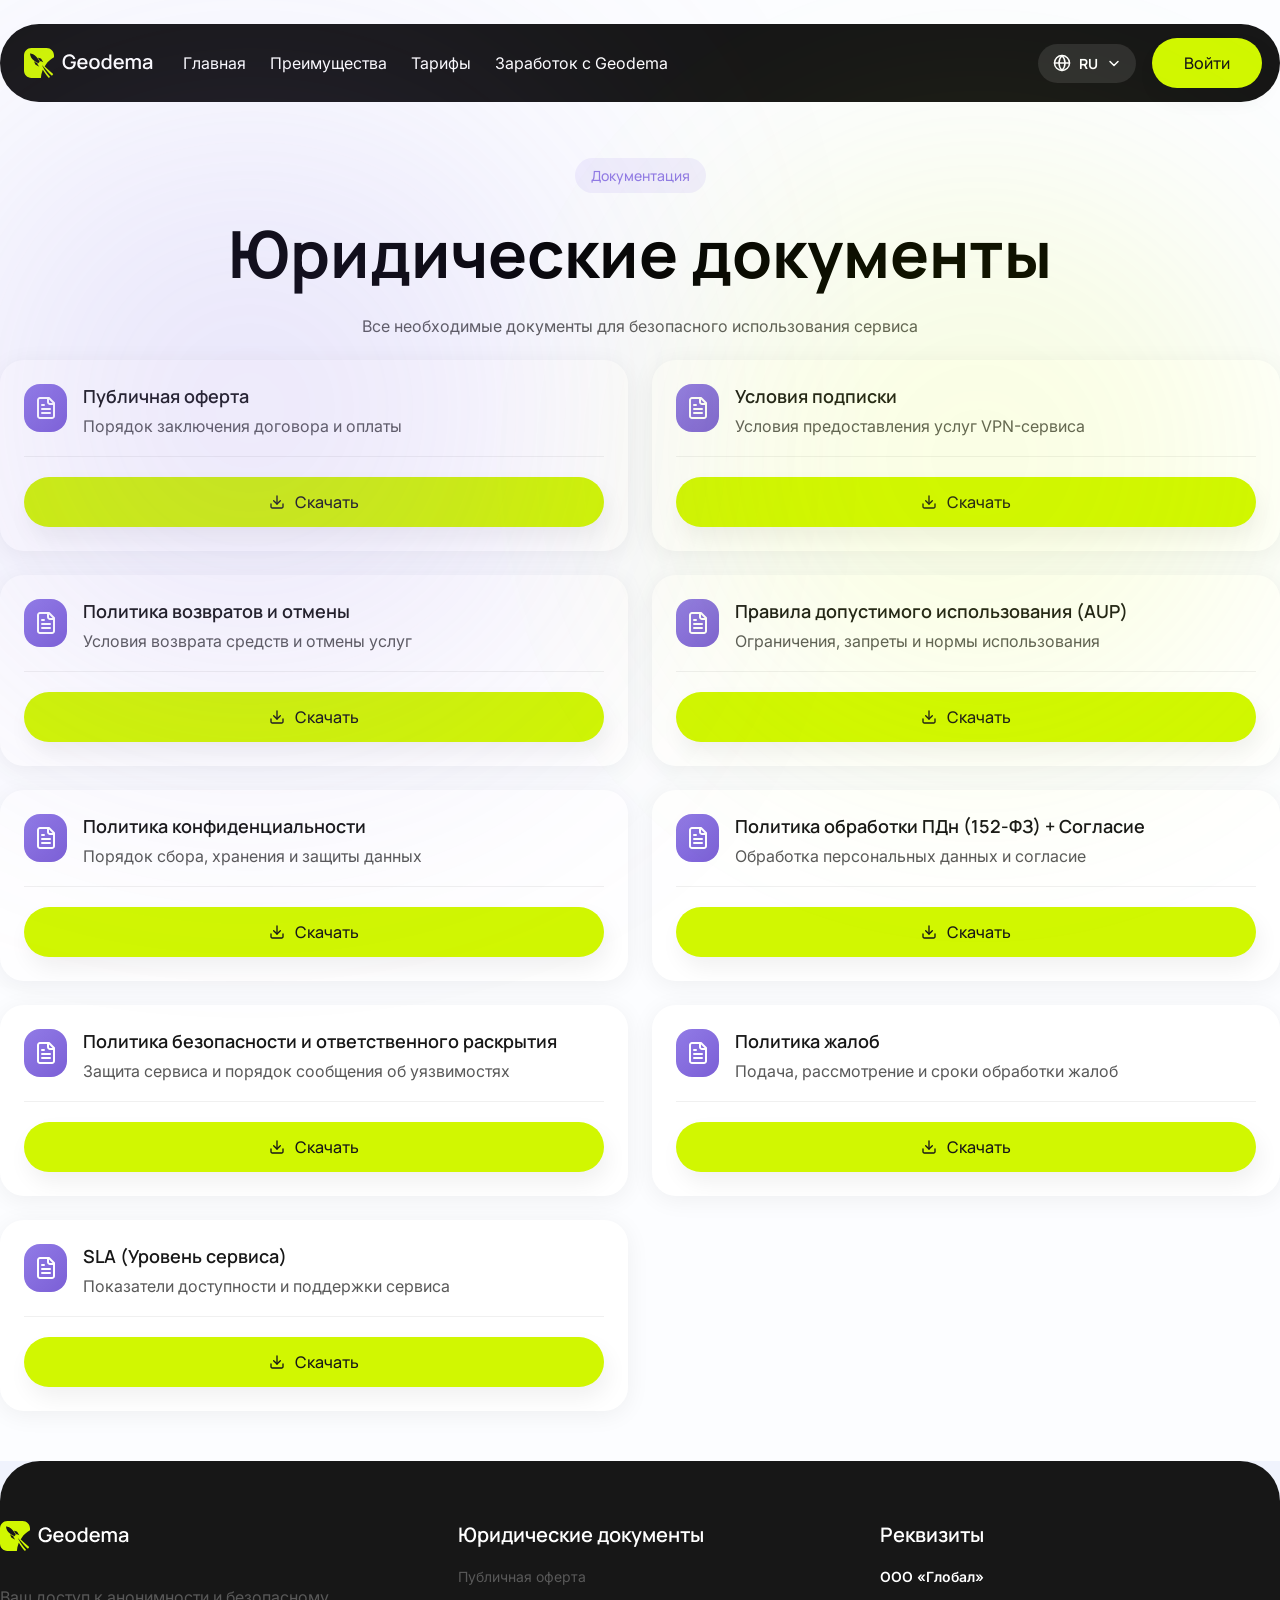
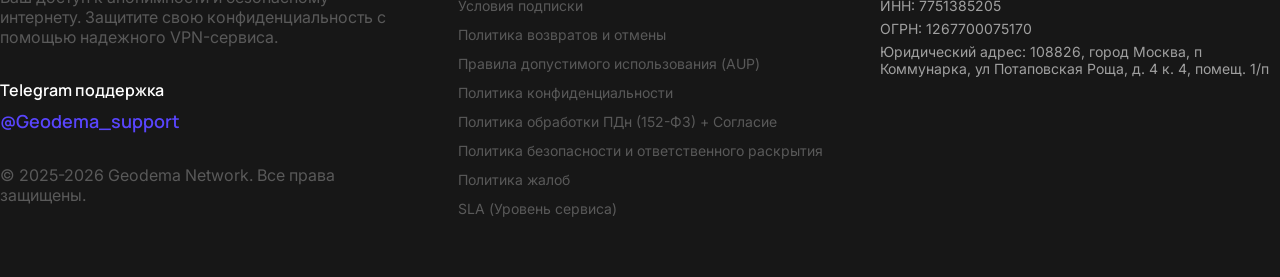
<file: docs/index.html>
<!doctype html>
<html lang="en">
  <head>
    <meta charset="UTF-8" />
    <meta name="viewport" content="width=device-width, initial-scale=1.0" />
    <title>Geodema VPN</title>
    <link rel="stylesheet" href="../assets/css/reset.css" />
    <link rel="stylesheet" href="../assets/css/styles.css" />
  </head>
  <body data-page="docs" class="docs">
    <header class="header">
      <div class="container">
        <div class="header__container">
          <a href="../" class="logo" aria-label="Geodema VPN">
            <svg
              xmlns="http://www.w3.org/2000/svg"
              width="129"
              height="30"
              viewBox="0 0 129 30"
              fill="none"
            >
              <path
                d="M22.6104 0C26.6915 1.01496e-05 30.0001 3.30851 30.0001 7.38972V9.29362C26.7713 11.0503 23.9774 13.5262 21.7708 16.628C21.3567 17.2178 20.8692 17.967 20.6666 18.3255C20.7137 18.385 20.7608 18.4444 20.8078 18.504C22.9475 20.6338 25.1759 22.6645 27.46 24.6165C28.0221 25.0964 28.5877 25.5714 29.1566 26.0417C28.8225 26.6778 28.3985 27.2592 27.9014 27.769C26.5568 26.5003 25.2556 25.2089 24.0122 23.9095C22.5418 22.3728 21.1523 20.8251 19.8674 19.2905C18.9545 18.1976 18.1828 17.3489 18.144 17.3742C18.0412 17.49 19.3658 19.9722 20.2918 21.3869C21.9358 23.8786 23.926 26.4802 26.1618 29.092C25.6506 29.3727 25.1028 29.5946 24.5272 29.7488C23.0214 27.8558 21.5802 25.9073 20.2078 23.9032C19.8272 23.3322 19.4543 22.7542 19.0956 22.1762L19.0927 22.1718C19.0053 22.0295 18.9203 21.8878 18.8372 21.7464C18.7489 21.9516 18.6347 22.2378 18.5169 22.5428C17.572 25.0466 17.0225 27.5344 16.8689 30H7.38972C3.30851 30 0 26.6915 0 22.6103V7.38972C0 3.30851 3.30851 1.07853e-05 7.38972 0H22.6104ZM10.7102 13.6308C10.4272 13.4122 10.1829 13.2579 10.1572 13.2836C10.08 13.3608 10.633 14.9684 11.0317 15.8558C11.4175 16.7304 11.4562 16.7562 13.3468 17.7593C15.3402 18.8011 15.4432 18.8139 14.6458 17.8493C13.8355 16.8847 13.4367 16.113 13.5139 15.7015C13.5653 15.4314 13.4238 15.3156 12.395 14.7112C11.7519 14.3253 10.9932 13.8366 10.7102 13.6308ZM7.37913 5.63078C7.08333 5.56648 6.67175 5.52785 6.46597 5.54072C6.08013 5.56644 6.08011 5.57932 6.11869 6.20951C6.23444 8.17731 7.64918 10.608 9.64261 12.2672C10.7745 13.2188 12.5622 14.3892 13.5525 14.8522L14.2728 15.1867L15.7132 13.7462L15.4174 13.1288C14.6972 11.6112 12.9608 9.23192 11.7776 8.12585C10.3886 6.82685 8.781 5.91374 7.37913 5.63078ZM15.1087 10.0164C14.4528 9.88777 13.9126 9.79777 13.8868 9.81062C13.8613 9.83654 14.1571 10.2995 14.5428 10.8524C14.9158 11.4183 15.3916 12.1642 15.5975 12.5372L15.9704 13.206H16.7035C17.5266 13.1932 18.0025 13.3988 18.7613 14.0805C19.0315 14.3249 19.2629 14.4921 19.2629 14.4407C19.2628 14.2734 18.3883 12.7302 17.6424 11.5726C16.8707 10.3894 16.845 10.3765 15.1087 10.0164Z"
                fill="#D1F701"
              />
              <path
                d="M45.29 21.3C44.3233 21.3 43.4333 21.1333 42.62 20.8C41.8067 20.46 41.1 19.9667 40.5 19.32C39.9 18.6733 39.4333 17.8867 39.1 16.96C38.7667 16.0333 38.6 14.98 38.6 13.8C38.6 12.2467 38.8833 10.9133 39.45 9.8C40.0167 8.68 40.8033 7.82 41.81 7.22C42.8167 6.61333 43.9767 6.31 45.29 6.31C46.9833 6.31 48.3333 6.70333 49.34 7.49C50.3533 8.27667 51.0433 9.36333 51.41 10.75L49.29 11.13C48.9967 10.27 48.5233 9.58333 47.87 9.07C47.2167 8.55667 46.3967 8.29667 45.41 8.29C44.39 8.28333 43.54 8.51 42.86 8.97C42.1867 9.43 41.68 10.0767 41.34 10.91C41 11.7367 40.8267 12.7 40.82 13.8C40.8133 14.9 40.98 15.8633 41.32 16.69C41.66 17.51 42.17 18.15 42.85 18.61C43.5367 19.07 44.39 19.3033 45.41 19.31C46.23 19.3233 46.9333 19.1733 47.52 18.86C48.1133 18.54 48.5833 18.0733 48.93 17.46C49.2767 16.8467 49.5 16.0933 49.6 15.2H46.8V13.52H51.82C51.8333 13.64 51.8433 13.8 51.85 14C51.8567 14.1933 51.86 14.3167 51.86 14.37C51.86 15.7033 51.6033 16.8933 51.09 17.94C50.5767 18.9867 49.83 19.81 48.85 20.41C47.87 21.0033 46.6833 21.3 45.29 21.3Z"
                fill="white"
              />
              <path
                d="M58.6431 21.3C57.5698 21.3 56.6265 21.0667 55.8131 20.6C55.0065 20.1267 54.3765 19.47 53.9231 18.63C53.4765 17.7833 53.2531 16.8033 53.2531 15.69C53.2531 14.51 53.4731 13.4867 53.9131 12.62C54.3598 11.7533 54.9798 11.0833 55.7731 10.61C56.5665 10.1367 57.4898 9.9 58.5431 9.9C59.6431 9.9 60.5798 10.1567 61.3531 10.67C62.1265 11.1767 62.7031 11.9 63.0831 12.84C63.4698 13.78 63.6231 14.8967 63.5431 16.19H61.4531V15.43C61.4398 14.1767 61.1998 13.25 60.7331 12.65C60.2731 12.05 59.5698 11.75 58.6231 11.75C57.5765 11.75 56.7898 12.08 56.2631 12.74C55.7365 13.4 55.4731 14.3533 55.4731 15.6C55.4731 16.7867 55.7365 17.7067 56.2631 18.36C56.7898 19.0067 57.5498 19.33 58.5431 19.33C59.1965 19.33 59.7598 19.1833 60.2331 18.89C60.7131 18.59 61.0865 18.1633 61.3531 17.61L63.4031 18.26C62.9831 19.2267 62.3465 19.9767 61.4931 20.51C60.6398 21.0367 59.6898 21.3 58.6431 21.3ZM54.7931 16.19V14.56H62.5031V16.19H54.7931Z"
                fill="white"
              />
              <path
                d="M70.4767 21.3C69.3967 21.3 68.4601 21.0567 67.6667 20.57C66.8734 20.0833 66.2601 19.4133 65.8267 18.56C65.4001 17.7 65.1867 16.71 65.1867 15.59C65.1867 14.4633 65.4067 13.4733 65.8467 12.62C66.2867 11.76 66.9034 11.0933 67.6967 10.62C68.4901 10.14 69.4167 9.9 70.4767 9.9C71.5567 9.9 72.4934 10.1433 73.2867 10.63C74.0801 11.1167 74.6934 11.7867 75.1267 12.64C75.5601 13.4933 75.7767 14.4767 75.7767 15.59C75.7767 16.7167 75.5567 17.71 75.1167 18.57C74.6834 19.4233 74.0701 20.0933 73.2767 20.58C72.4834 21.06 71.5501 21.3 70.4767 21.3ZM70.4767 19.33C71.5101 19.33 72.2801 18.9833 72.7867 18.29C73.3001 17.59 73.5567 16.69 73.5567 15.59C73.5567 14.4633 73.2967 13.5633 72.7767 12.89C72.2634 12.21 71.4967 11.87 70.4767 11.87C69.7767 11.87 69.2001 12.03 68.7467 12.35C68.2934 12.6633 67.9567 13.1 67.7367 13.66C67.5167 14.2133 67.4067 14.8567 67.4067 15.59C67.4067 16.7233 67.6667 17.63 68.1867 18.31C68.7067 18.99 69.4701 19.33 70.4767 19.33Z"
                fill="white"
              />
              <path
                d="M82.2642 21.3C81.2576 21.3 80.3876 21.05 79.6542 20.55C78.9276 20.05 78.3642 19.37 77.9642 18.51C77.5709 17.6433 77.3742 16.67 77.3742 15.59C77.3742 14.5033 77.5742 13.5333 77.9742 12.68C78.3742 11.82 78.9409 11.1433 79.6742 10.65C80.4142 10.15 81.2909 9.9 82.3042 9.9C83.3242 9.9 84.1809 10.15 84.8742 10.65C85.5742 11.1433 86.1009 11.82 86.4542 12.68C86.8142 13.54 86.9942 14.51 86.9942 15.59C86.9942 16.67 86.8142 17.64 86.4542 18.5C86.0942 19.36 85.5642 20.0433 84.8642 20.55C84.1642 21.05 83.2976 21.3 82.2642 21.3ZM82.5542 19.41C83.2409 19.41 83.8009 19.2467 84.2342 18.92C84.6676 18.5933 84.9842 18.1433 85.1842 17.57C85.3842 16.9967 85.4842 16.3367 85.4842 15.59C85.4842 14.8433 85.3809 14.1833 85.1742 13.61C84.9742 13.0367 84.6609 12.59 84.2342 12.27C83.8142 11.95 83.2776 11.79 82.6242 11.79C81.9309 11.79 81.3609 11.96 80.9142 12.3C80.4676 12.64 80.1342 13.0967 79.9142 13.67C79.7009 14.2433 79.5942 14.8833 79.5942 15.59C79.5942 16.3033 79.7009 16.95 79.9142 17.53C80.1342 18.1033 80.4609 18.56 80.8942 18.9C81.3342 19.24 81.8876 19.41 82.5542 19.41ZM85.4842 21V13.23H85.2442V6.6H87.3442V21H85.4842Z"
                fill="white"
              />
              <path
                d="M94.9322 21.3C93.8589 21.3 92.9155 21.0667 92.1022 20.6C91.2955 20.1267 90.6655 19.47 90.2122 18.63C89.7655 17.7833 89.5422 16.8033 89.5422 15.69C89.5422 14.51 89.7622 13.4867 90.2022 12.62C90.6488 11.7533 91.2689 11.0833 92.0622 10.61C92.8555 10.1367 93.7789 9.9 94.8322 9.9C95.9322 9.9 96.8689 10.1567 97.6422 10.67C98.4155 11.1767 98.9922 11.9 99.3722 12.84C99.7589 13.78 99.9122 14.8967 99.8322 16.19H97.7422V15.43C97.7289 14.1767 97.4889 13.25 97.0222 12.65C96.5622 12.05 95.8589 11.75 94.9122 11.75C93.8655 11.75 93.0788 12.08 92.5522 12.74C92.0255 13.4 91.7622 14.3533 91.7622 15.6C91.7622 16.7867 92.0255 17.7067 92.5522 18.36C93.0788 19.0067 93.8389 19.33 94.8322 19.33C95.4855 19.33 96.0489 19.1833 96.5222 18.89C97.0022 18.59 97.3755 18.1633 97.6422 17.61L99.6922 18.26C99.2722 19.2267 98.6355 19.9767 97.7822 20.51C96.9289 21.0367 95.9789 21.3 94.9322 21.3ZM91.0822 16.19V14.56H98.7922V16.19H91.0822Z"
                fill="white"
              />
              <path
                d="M114.723 21L114.733 14.27C114.733 13.49 114.533 12.8833 114.133 12.45C113.733 12.01 113.206 11.79 112.553 11.79C112.153 11.79 111.786 11.8833 111.453 12.07C111.126 12.25 110.859 12.5233 110.653 12.89C110.453 13.25 110.353 13.7033 110.353 14.25L109.343 13.74C109.329 12.98 109.489 12.3133 109.823 11.74C110.163 11.1667 110.623 10.7233 111.203 10.41C111.783 10.09 112.433 9.93 113.153 9.93C114.319 9.93 115.223 10.28 115.863 10.98C116.503 11.68 116.823 12.61 116.823 13.77L116.813 21H114.723ZM101.773 21V10.2H103.633V13.32H103.873V21H101.773ZM108.253 21L108.263 14.31C108.263 13.5233 108.063 12.9067 107.663 12.46C107.269 12.0133 106.739 11.79 106.073 11.79C105.413 11.79 104.879 12.0167 104.473 12.47C104.073 12.9233 103.873 13.5167 103.873 14.25L102.873 13.61C102.873 12.9033 103.043 12.2733 103.383 11.72C103.723 11.1667 104.183 10.73 104.763 10.41C105.343 10.09 105.999 9.93 106.733 9.93C107.499 9.93 108.153 10.0933 108.693 10.42C109.233 10.74 109.643 11.19 109.923 11.77C110.209 12.35 110.353 13.0233 110.353 13.79L110.343 21H108.253Z"
                fill="white"
              />
              <path
                d="M122.47 21.3C121.67 21.3 121 21.1533 120.46 20.86C119.92 20.56 119.51 20.1667 119.23 19.68C118.956 19.1867 118.82 18.6467 118.82 18.06C118.82 17.5133 118.916 17.0333 119.11 16.62C119.303 16.2067 119.59 15.8567 119.97 15.57C120.35 15.2767 120.816 15.04 121.37 14.86C121.85 14.72 122.393 14.5967 123 14.49C123.606 14.3833 124.243 14.2833 124.91 14.19C125.583 14.0967 126.25 14.0033 126.91 13.91L126.15 14.33C126.163 13.4833 125.983 12.8567 125.61 12.45C125.243 12.0367 124.61 11.83 123.71 11.83C123.143 11.83 122.623 11.9633 122.15 12.23C121.676 12.49 121.346 12.9233 121.16 13.53L119.21 12.93C119.476 12.0033 119.983 11.2667 120.73 10.72C121.483 10.1733 122.483 9.9 123.73 9.9C124.696 9.9 125.536 10.0667 126.25 10.4C126.97 10.7267 127.496 11.2467 127.83 11.96C128.003 12.3133 128.11 12.6867 128.15 13.08C128.19 13.4733 128.21 13.8967 128.21 14.35V21H126.36V18.53L126.72 18.85C126.273 19.6767 125.703 20.2933 125.01 20.7C124.323 21.1 123.476 21.3 122.47 21.3ZM122.84 19.59C123.433 19.59 123.943 19.4867 124.37 19.28C124.796 19.0667 125.14 18.7967 125.4 18.47C125.66 18.1433 125.83 17.8033 125.91 17.45C126.023 17.13 126.086 16.77 126.1 16.37C126.12 15.97 126.13 15.65 126.13 15.41L126.81 15.66C126.15 15.76 125.55 15.85 125.01 15.93C124.47 16.01 123.98 16.09 123.54 16.17C123.106 16.2433 122.72 16.3333 122.38 16.44C122.093 16.54 121.836 16.66 121.61 16.8C121.39 16.94 121.213 17.11 121.08 17.31C120.953 17.51 120.89 17.7533 120.89 18.04C120.89 18.32 120.96 18.58 121.1 18.82C121.24 19.0533 121.453 19.24 121.74 19.38C122.026 19.52 122.393 19.59 122.84 19.59Z"
                fill="white"
              />
            </svg>
          </a>

          <button
            class="burger"
            type="button"
            aria-label="Открыть меню"
            aria-expanded="false"
          >
            <span></span>
            <span></span>
            <span></span>
          </button>

          <nav class="header__nav" id="mobileMenu">
            <ul class="navbar">
              <li><a href="../" class="navbar__item">Главная</a></li>
              <li>
                <a href="../#features" class="navbar__item">Преимущества</a>
              </li>
              <li><a href="../prices" class="navbar__item">Тарифы</a></li>
              <li>
                <a href="../ref" class="navbar__item">Заработок с Geodema</a>
              </li>
            </ul>

            <div class="header__actions">
              <div class="language-switcher">
                <button
                  class="language language__trigger"
                  type="button"
                  aria-haspopup="menu"
                  aria-expanded="false"
                  aria-controls="language-menu"
                  aria-label="Выбрать язык"
                >
                  <svg
                    width="18"
                    height="18"
                    viewBox="0 0 18 18"
                    fill="none"
                    xmlns="http://www.w3.org/2000/svg"
                  >
                    <g clip-path="url(#clip0_3_4755)">
                      <path
                        d="M9 16.5C13.1421 16.5 16.5 13.1421 16.5 9C16.5 4.85786 13.1421 1.5 9 1.5C4.85786 1.5 1.5 4.85786 1.5 9C1.5 13.1421 4.85786 16.5 9 16.5Z"
                        stroke="white"
                        stroke-width="1.5"
                        stroke-linecap="round"
                        stroke-linejoin="round"
                      />
                      <path
                        d="M9 1.5C7.07418 3.52212 6 6.20756 6 9C6 11.7924 7.07418 14.4779 9 16.5C10.9258 14.4779 12 11.7924 12 9C12 6.20756 10.9258 3.52212 9 1.5Z"
                        stroke="white"
                        stroke-width="1.5"
                        stroke-linecap="round"
                        stroke-linejoin="round"
                      />
                      <path
                        d="M1.5 9H16.5"
                        stroke="white"
                        stroke-width="1.5"
                        stroke-linecap="round"
                        stroke-linejoin="round"
                      />
                    </g>
                    <defs>
                      <clipPath id="clip0_3_4755">
                        <rect width="18" height="18" fill="white" />
                      </clipPath>
                    </defs>
                  </svg>

                  <span class="language__current">RU</span>

                  <svg
                    class="language__chevron"
                    width="14"
                    height="14"
                    viewBox="0 0 14 14"
                    fill="none"
                    xmlns="http://www.w3.org/2000/svg"
                    aria-hidden="true"
                  >
                    <path
                      d="M3 5.5L7 9.5L11 5.5"
                      stroke="white"
                      stroke-width="1.5"
                      stroke-linecap="round"
                      stroke-linejoin="round"
                    />
                  </svg>
                </button>

                <div class="language__menu" id="language-menu" role="menu">
                  <button
                    class="language__option"
                    type="button"
                    role="menuitemradio"
                    aria-checked="true"
                    data-lang="ru"
                  >
                    <span class="language__option-code">RU</span>
                    <span class="language__option-label">Русский</span>
                  </button>

                  <button
                    class="language__option"
                    type="button"
                    role="menuitemradio"
                    aria-checked="false"
                    data-lang="en"
                  >
                    <span class="language__option-code">EN</span>
                    <span class="language__option-label">English</span>
                  </button>
                </div>
              </div>

              <a href="https://app.geodema.org" class="btn main">Войти</a>
            </div>
          </nav>
        </div>
      </div>
    </header>
    <section class="ref__home">
      <div class="container container__docs__home">
        <span class="badge">Документация</span>
        <h1>Юридические документы</h1>
        <p>Все необходимые документы для безопасного использования сервиса</p>
        <div class="blur__purp"></div>
        <div class="blur__gr"></div>
        <div class="docs__list">
          <div class="item">
            <header>
              <div class="icon">
                <svg
                  xmlns="http://www.w3.org/2000/svg"
                  width="24"
                  height="24"
                  viewBox="0 0 24 24"
                  fill="none"
                >
                  <path
                    d="M15 2H6C5.46957 2 4.96086 2.21071 4.58579 2.58579C4.21071 2.96086 4 3.46957 4 4V20C4 20.5304 4.21071 21.0391 4.58579 21.4142C4.96086 21.7893 5.46957 22 6 22H18C18.5304 22 19.0391 21.7893 19.4142 21.4142C19.7893 21.0391 20 20.5304 20 20V7L15 2Z"
                    stroke="white"
                    stroke-width="2"
                    stroke-linecap="round"
                    stroke-linejoin="round"
                  />
                  <path
                    d="M14 2V6C14 6.53043 14.2107 7.03914 14.5858 7.41421C14.9609 7.78929 15.4696 8 16 8H20"
                    stroke="white"
                    stroke-width="2"
                    stroke-linecap="round"
                    stroke-linejoin="round"
                  />
                  <path
                    d="M10 9H8"
                    stroke="white"
                    stroke-width="2"
                    stroke-linecap="round"
                    stroke-linejoin="round"
                  />
                  <path
                    d="M16 13H8"
                    stroke="white"
                    stroke-width="2"
                    stroke-linecap="round"
                    stroke-linejoin="round"
                  />
                  <path
                    d="M16 17H8"
                    stroke="white"
                    stroke-width="2"
                    stroke-linecap="round"
                    stroke-linejoin="round"
                  />
                </svg>
              </div>
              <div>
                <span>Публичная оферта</span>
                <span>Порядок заключения договора и оплаты</span>
              </div>
            </header>
            <a href="offer.pdf" class="btn main">
              <svg
                xmlns="http://www.w3.org/2000/svg"
                width="16"
                height="16"
                viewBox="0 0 16 16"
                fill="none"
              >
                <path
                  d="M14 10V12.6667C14 13.0203 13.8595 13.3594 13.6095 13.6095C13.3594 13.8595 13.0203 14 12.6667 14H3.33333C2.97971 14 2.64057 13.8595 2.39052 13.6095C2.14048 13.3594 2 13.0203 2 12.6667V10"
                  stroke="#171717"
                  stroke-width="1.33333"
                  stroke-linecap="round"
                  stroke-linejoin="round"
                />
                <path
                  d="M4.66602 6.66669L7.99935 10L11.3327 6.66669"
                  stroke="#171717"
                  stroke-width="1.33333"
                  stroke-linecap="round"
                  stroke-linejoin="round"
                />
                <path
                  d="M8 10V2"
                  stroke="#171717"
                  stroke-width="1.33333"
                  stroke-linecap="round"
                  stroke-linejoin="round"
                />
              </svg>
              Скачать
            </a>
          </div>
          <div class="item">
            <header>
              <div class="icon">
                <svg
                  xmlns="http://www.w3.org/2000/svg"
                  width="24"
                  height="24"
                  viewBox="0 0 24 24"
                  fill="none"
                >
                  <path
                    d="M15 2H6C5.46957 2 4.96086 2.21071 4.58579 2.58579C4.21071 2.96086 4 3.46957 4 4V20C4 20.5304 4.21071 21.0391 4.58579 21.4142C4.96086 21.7893 5.46957 22 6 22H18C18.5304 22 19.0391 21.7893 19.4142 21.4142C19.7893 21.0391 20 20.5304 20 20V7L15 2Z"
                    stroke="white"
                    stroke-width="2"
                    stroke-linecap="round"
                    stroke-linejoin="round"
                  />
                  <path
                    d="M14 2V6C14 6.53043 14.2107 7.03914 14.5858 7.41421C14.9609 7.78929 15.4696 8 16 8H20"
                    stroke="white"
                    stroke-width="2"
                    stroke-linecap="round"
                    stroke-linejoin="round"
                  />
                  <path
                    d="M10 9H8"
                    stroke="white"
                    stroke-width="2"
                    stroke-linecap="round"
                    stroke-linejoin="round"
                  />
                  <path
                    d="M16 13H8"
                    stroke="white"
                    stroke-width="2"
                    stroke-linecap="round"
                    stroke-linejoin="round"
                  />
                  <path
                    d="M16 17H8"
                    stroke="white"
                    stroke-width="2"
                    stroke-linecap="round"
                    stroke-linejoin="round"
                  />
                </svg>
              </div>
              <div>
                <span>Условия подписки</span>
                <span>Условия предоставления услуг VPN-сервиса</span>
              </div>
            </header>
            <a href="terms.pdf" class="btn main">
              <svg
                xmlns="http://www.w3.org/2000/svg"
                width="16"
                height="16"
                viewBox="0 0 16 16"
                fill="none"
              >
                <path
                  d="M14 10V12.6667C14 13.0203 13.8595 13.3594 13.6095 13.6095C13.3594 13.8595 13.0203 14 12.6667 14H3.33333C2.97971 14 2.64057 13.8595 2.39052 13.6095C2.14048 13.3594 2 13.0203 2 12.6667V10"
                  stroke="#171717"
                  stroke-width="1.33333"
                  stroke-linecap="round"
                  stroke-linejoin="round"
                />
                <path
                  d="M4.66602 6.66669L7.99935 10L11.3327 6.66669"
                  stroke="#171717"
                  stroke-width="1.33333"
                  stroke-linecap="round"
                  stroke-linejoin="round"
                />
                <path
                  d="M8 10V2"
                  stroke="#171717"
                  stroke-width="1.33333"
                  stroke-linecap="round"
                  stroke-linejoin="round"
                />
              </svg>
              Скачать
            </a>
          </div>
          <div class="item">
            <header>
              <div class="icon">
                <svg
                  xmlns="http://www.w3.org/2000/svg"
                  width="24"
                  height="24"
                  viewBox="0 0 24 24"
                  fill="none"
                >
                  <path
                    d="M15 2H6C5.46957 2 4.96086 2.21071 4.58579 2.58579C4.21071 2.96086 4 3.46957 4 4V20C4 20.5304 4.21071 21.0391 4.58579 21.4142C4.96086 21.7893 5.46957 22 6 22H18C18.5304 22 19.0391 21.7893 19.4142 21.4142C19.7893 21.0391 20 20.5304 20 20V7L15 2Z"
                    stroke="white"
                    stroke-width="2"
                    stroke-linecap="round"
                    stroke-linejoin="round"
                  />
                  <path
                    d="M14 2V6C14 6.53043 14.2107 7.03914 14.5858 7.41421C14.9609 7.78929 15.4696 8 16 8H20"
                    stroke="white"
                    stroke-width="2"
                    stroke-linecap="round"
                    stroke-linejoin="round"
                  />
                  <path
                    d="M10 9H8"
                    stroke="white"
                    stroke-width="2"
                    stroke-linecap="round"
                    stroke-linejoin="round"
                  />
                  <path
                    d="M16 13H8"
                    stroke="white"
                    stroke-width="2"
                    stroke-linecap="round"
                    stroke-linejoin="round"
                  />
                  <path
                    d="M16 17H8"
                    stroke="white"
                    stroke-width="2"
                    stroke-linecap="round"
                    stroke-linejoin="round"
                  />
                </svg>
              </div>
              <div>
                <span>Политика возвратов и отмены</span>
                <span>Условия возврата средств и отмены услуг</span>
              </div>
            </header>
            <a href="returns.pdf" class="btn main">
              <svg
                xmlns="http://www.w3.org/2000/svg"
                width="16"
                height="16"
                viewBox="0 0 16 16"
                fill="none"
              >
                <path
                  d="M14 10V12.6667C14 13.0203 13.8595 13.3594 13.6095 13.6095C13.3594 13.8595 13.0203 14 12.6667 14H3.33333C2.97971 14 2.64057 13.8595 2.39052 13.6095C2.14048 13.3594 2 13.0203 2 12.6667V10"
                  stroke="#171717"
                  stroke-width="1.33333"
                  stroke-linecap="round"
                  stroke-linejoin="round"
                />
                <path
                  d="M4.66602 6.66669L7.99935 10L11.3327 6.66669"
                  stroke="#171717"
                  stroke-width="1.33333"
                  stroke-linecap="round"
                  stroke-linejoin="round"
                />
                <path
                  d="M8 10V2"
                  stroke="#171717"
                  stroke-width="1.33333"
                  stroke-linecap="round"
                  stroke-linejoin="round"
                />
              </svg>
              Скачать
            </a>
          </div>
          <div class="item">
            <header>
              <div class="icon">
                <svg
                  xmlns="http://www.w3.org/2000/svg"
                  width="24"
                  height="24"
                  viewBox="0 0 24 24"
                  fill="none"
                >
                  <path
                    d="M15 2H6C5.46957 2 4.96086 2.21071 4.58579 2.58579C4.21071 2.96086 4 3.46957 4 4V20C4 20.5304 4.21071 21.0391 4.58579 21.4142C4.96086 21.7893 5.46957 22 6 22H18C18.5304 22 19.0391 21.7893 19.4142 21.4142C19.7893 21.0391 20 20.5304 20 20V7L15 2Z"
                    stroke="white"
                    stroke-width="2"
                    stroke-linecap="round"
                    stroke-linejoin="round"
                  />
                  <path
                    d="M14 2V6C14 6.53043 14.2107 7.03914 14.5858 7.41421C14.9609 7.78929 15.4696 8 16 8H20"
                    stroke="white"
                    stroke-width="2"
                    stroke-linecap="round"
                    stroke-linejoin="round"
                  />
                  <path
                    d="M10 9H8"
                    stroke="white"
                    stroke-width="2"
                    stroke-linecap="round"
                    stroke-linejoin="round"
                  />
                  <path
                    d="M16 13H8"
                    stroke="white"
                    stroke-width="2"
                    stroke-linecap="round"
                    stroke-linejoin="round"
                  />
                  <path
                    d="M16 17H8"
                    stroke="white"
                    stroke-width="2"
                    stroke-linecap="round"
                    stroke-linejoin="round"
                  />
                </svg>
              </div>
              <div>
                <span>Правила допустимого использования (AUP)</span>
                <span>Ограничения, запреты и нормы использования</span>
              </div>
            </header>
            <a href="aup.pdf" class="btn main">
              <svg
                xmlns="http://www.w3.org/2000/svg"
                width="16"
                height="16"
                viewBox="0 0 16 16"
                fill="none"
              >
                <path
                  d="M14 10V12.6667C14 13.0203 13.8595 13.3594 13.6095 13.6095C13.3594 13.8595 13.0203 14 12.6667 14H3.33333C2.97971 14 2.64057 13.8595 2.39052 13.6095C2.14048 13.3594 2 13.0203 2 12.6667V10"
                  stroke="#171717"
                  stroke-width="1.33333"
                  stroke-linecap="round"
                  stroke-linejoin="round"
                />
                <path
                  d="M4.66602 6.66669L7.99935 10L11.3327 6.66669"
                  stroke="#171717"
                  stroke-width="1.33333"
                  stroke-linecap="round"
                  stroke-linejoin="round"
                />
                <path
                  d="M8 10V2"
                  stroke="#171717"
                  stroke-width="1.33333"
                  stroke-linecap="round"
                  stroke-linejoin="round"
                />
              </svg>
              Скачать
            </a>
          </div>
          <div class="item">
            <header>
              <div class="icon">
                <svg
                  xmlns="http://www.w3.org/2000/svg"
                  width="24"
                  height="24"
                  viewBox="0 0 24 24"
                  fill="none"
                >
                  <path
                    d="M15 2H6C5.46957 2 4.96086 2.21071 4.58579 2.58579C4.21071 2.96086 4 3.46957 4 4V20C4 20.5304 4.21071 21.0391 4.58579 21.4142C4.96086 21.7893 5.46957 22 6 22H18C18.5304 22 19.0391 21.7893 19.4142 21.4142C19.7893 21.0391 20 20.5304 20 20V7L15 2Z"
                    stroke="white"
                    stroke-width="2"
                    stroke-linecap="round"
                    stroke-linejoin="round"
                  />
                  <path
                    d="M14 2V6C14 6.53043 14.2107 7.03914 14.5858 7.41421C14.9609 7.78929 15.4696 8 16 8H20"
                    stroke="white"
                    stroke-width="2"
                    stroke-linecap="round"
                    stroke-linejoin="round"
                  />
                  <path
                    d="M10 9H8"
                    stroke="white"
                    stroke-width="2"
                    stroke-linecap="round"
                    stroke-linejoin="round"
                  />
                  <path
                    d="M16 13H8"
                    stroke="white"
                    stroke-width="2"
                    stroke-linecap="round"
                    stroke-linejoin="round"
                  />
                  <path
                    d="M16 17H8"
                    stroke="white"
                    stroke-width="2"
                    stroke-linecap="round"
                    stroke-linejoin="round"
                  />
                </svg>
              </div>
              <div>
                <span>Политика конфиденциальности</span>
                <span>Порядок сбора, хранения и защиты данных</span>
              </div>
            </header>
            <a href="privacy.pdf" class="btn main">
              <svg
                xmlns="http://www.w3.org/2000/svg"
                width="16"
                height="16"
                viewBox="0 0 16 16"
                fill="none"
              >
                <path
                  d="M14 10V12.6667C14 13.0203 13.8595 13.3594 13.6095 13.6095C13.3594 13.8595 13.0203 14 12.6667 14H3.33333C2.97971 14 2.64057 13.8595 2.39052 13.6095C2.14048 13.3594 2 13.0203 2 12.6667V10"
                  stroke="#171717"
                  stroke-width="1.33333"
                  stroke-linecap="round"
                  stroke-linejoin="round"
                />
                <path
                  d="M4.66602 6.66669L7.99935 10L11.3327 6.66669"
                  stroke="#171717"
                  stroke-width="1.33333"
                  stroke-linecap="round"
                  stroke-linejoin="round"
                />
                <path
                  d="M8 10V2"
                  stroke="#171717"
                  stroke-width="1.33333"
                  stroke-linecap="round"
                  stroke-linejoin="round"
                />
              </svg>
              Скачать
            </a>
          </div>
          <div class="item">
            <header>
              <div class="icon">
                <svg
                  xmlns="http://www.w3.org/2000/svg"
                  width="24"
                  height="24"
                  viewBox="0 0 24 24"
                  fill="none"
                >
                  <path
                    d="M15 2H6C5.46957 2 4.96086 2.21071 4.58579 2.58579C4.21071 2.96086 4 3.46957 4 4V20C4 20.5304 4.21071 21.0391 4.58579 21.4142C4.96086 21.7893 5.46957 22 6 22H18C18.5304 22 19.0391 21.7893 19.4142 21.4142C19.7893 21.0391 20 20.5304 20 20V7L15 2Z"
                    stroke="white"
                    stroke-width="2"
                    stroke-linecap="round"
                    stroke-linejoin="round"
                  />
                  <path
                    d="M14 2V6C14 6.53043 14.2107 7.03914 14.5858 7.41421C14.9609 7.78929 15.4696 8 16 8H20"
                    stroke="white"
                    stroke-width="2"
                    stroke-linecap="round"
                    stroke-linejoin="round"
                  />
                  <path
                    d="M10 9H8"
                    stroke="white"
                    stroke-width="2"
                    stroke-linecap="round"
                    stroke-linejoin="round"
                  />
                  <path
                    d="M16 13H8"
                    stroke="white"
                    stroke-width="2"
                    stroke-linecap="round"
                    stroke-linejoin="round"
                  />
                  <path
                    d="M16 17H8"
                    stroke="white"
                    stroke-width="2"
                    stroke-linecap="round"
                    stroke-linejoin="round"
                  />
                </svg>
              </div>
              <div>
                <span>Политика обработки ПДн (152-ФЗ) + Согласие</span>
                <span>Обработка персональных данных и согласие</span>
              </div>
            </header>
            <a href="processing.pdf" class="btn main">
              <svg
                xmlns="http://www.w3.org/2000/svg"
                width="16"
                height="16"
                viewBox="0 0 16 16"
                fill="none"
              >
                <path
                  d="M14 10V12.6667C14 13.0203 13.8595 13.3594 13.6095 13.6095C13.3594 13.8595 13.0203 14 12.6667 14H3.33333C2.97971 14 2.64057 13.8595 2.39052 13.6095C2.14048 13.3594 2 13.0203 2 12.6667V10"
                  stroke="#171717"
                  stroke-width="1.33333"
                  stroke-linecap="round"
                  stroke-linejoin="round"
                />
                <path
                  d="M4.66602 6.66669L7.99935 10L11.3327 6.66669"
                  stroke="#171717"
                  stroke-width="1.33333"
                  stroke-linecap="round"
                  stroke-linejoin="round"
                />
                <path
                  d="M8 10V2"
                  stroke="#171717"
                  stroke-width="1.33333"
                  stroke-linecap="round"
                  stroke-linejoin="round"
                />
              </svg>
              Скачать
            </a>
          </div>
          <div class="item">
            <header>
              <div class="icon">
                <svg
                  xmlns="http://www.w3.org/2000/svg"
                  width="24"
                  height="24"
                  viewBox="0 0 24 24"
                  fill="none"
                >
                  <path
                    d="M15 2H6C5.46957 2 4.96086 2.21071 4.58579 2.58579C4.21071 2.96086 4 3.46957 4 4V20C4 20.5304 4.21071 21.0391 4.58579 21.4142C4.96086 21.7893 5.46957 22 6 22H18C18.5304 22 19.0391 21.7893 19.4142 21.4142C19.7893 21.0391 20 20.5304 20 20V7L15 2Z"
                    stroke="white"
                    stroke-width="2"
                    stroke-linecap="round"
                    stroke-linejoin="round"
                  />
                  <path
                    d="M14 2V6C14 6.53043 14.2107 7.03914 14.5858 7.41421C14.9609 7.78929 15.4696 8 16 8H20"
                    stroke="white"
                    stroke-width="2"
                    stroke-linecap="round"
                    stroke-linejoin="round"
                  />
                  <path
                    d="M10 9H8"
                    stroke="white"
                    stroke-width="2"
                    stroke-linecap="round"
                    stroke-linejoin="round"
                  />
                  <path
                    d="M16 13H8"
                    stroke="white"
                    stroke-width="2"
                    stroke-linecap="round"
                    stroke-linejoin="round"
                  />
                  <path
                    d="M16 17H8"
                    stroke="white"
                    stroke-width="2"
                    stroke-linecap="round"
                    stroke-linejoin="round"
                  />
                </svg>
              </div>
              <div>
                <span>Политика безопасности и ответственного раскрытия</span>
                <span>Защита сервиса и порядок сообщения об уязвимостях</span>
              </div>
            </header>
            <a href="security.pdf" class="btn main">
              <svg
                xmlns="http://www.w3.org/2000/svg"
                width="16"
                height="16"
                viewBox="0 0 16 16"
                fill="none"
              >
                <path
                  d="M14 10V12.6667C14 13.0203 13.8595 13.3594 13.6095 13.6095C13.3594 13.8595 13.0203 14 12.6667 14H3.33333C2.97971 14 2.64057 13.8595 2.39052 13.6095C2.14048 13.3594 2 13.0203 2 12.6667V10"
                  stroke="#171717"
                  stroke-width="1.33333"
                  stroke-linecap="round"
                  stroke-linejoin="round"
                />
                <path
                  d="M4.66602 6.66669L7.99935 10L11.3327 6.66669"
                  stroke="#171717"
                  stroke-width="1.33333"
                  stroke-linecap="round"
                  stroke-linejoin="round"
                />
                <path
                  d="M8 10V2"
                  stroke="#171717"
                  stroke-width="1.33333"
                  stroke-linecap="round"
                  stroke-linejoin="round"
                />
              </svg>
              Скачать
            </a>
          </div>
          <div class="item">
            <header>
              <div class="icon">
                <svg
                  xmlns="http://www.w3.org/2000/svg"
                  width="24"
                  height="24"
                  viewBox="0 0 24 24"
                  fill="none"
                >
                  <path
                    d="M15 2H6C5.46957 2 4.96086 2.21071 4.58579 2.58579C4.21071 2.96086 4 3.46957 4 4V20C4 20.5304 4.21071 21.0391 4.58579 21.4142C4.96086 21.7893 5.46957 22 6 22H18C18.5304 22 19.0391 21.7893 19.4142 21.4142C19.7893 21.0391 20 20.5304 20 20V7L15 2Z"
                    stroke="white"
                    stroke-width="2"
                    stroke-linecap="round"
                    stroke-linejoin="round"
                  />
                  <path
                    d="M14 2V6C14 6.53043 14.2107 7.03914 14.5858 7.41421C14.9609 7.78929 15.4696 8 16 8H20"
                    stroke="white"
                    stroke-width="2"
                    stroke-linecap="round"
                    stroke-linejoin="round"
                  />
                  <path
                    d="M10 9H8"
                    stroke="white"
                    stroke-width="2"
                    stroke-linecap="round"
                    stroke-linejoin="round"
                  />
                  <path
                    d="M16 13H8"
                    stroke="white"
                    stroke-width="2"
                    stroke-linecap="round"
                    stroke-linejoin="round"
                  />
                  <path
                    d="M16 17H8"
                    stroke="white"
                    stroke-width="2"
                    stroke-linecap="round"
                    stroke-linejoin="round"
                  />
                </svg>
              </div>
              <div>
                <span>Политика жалоб</span>
                <span>Подача, рассмотрение и сроки обработки жалоб</span>
              </div>
            </header>
            <a href="complaints.pdf" class="btn main">
              <svg
                xmlns="http://www.w3.org/2000/svg"
                width="16"
                height="16"
                viewBox="0 0 16 16"
                fill="none"
              >
                <path
                  d="M14 10V12.6667C14 13.0203 13.8595 13.3594 13.6095 13.6095C13.3594 13.8595 13.0203 14 12.6667 14H3.33333C2.97971 14 2.64057 13.8595 2.39052 13.6095C2.14048 13.3594 2 13.0203 2 12.6667V10"
                  stroke="#171717"
                  stroke-width="1.33333"
                  stroke-linecap="round"
                  stroke-linejoin="round"
                />
                <path
                  d="M4.66602 6.66669L7.99935 10L11.3327 6.66669"
                  stroke="#171717"
                  stroke-width="1.33333"
                  stroke-linecap="round"
                  stroke-linejoin="round"
                />
                <path
                  d="M8 10V2"
                  stroke="#171717"
                  stroke-width="1.33333"
                  stroke-linecap="round"
                  stroke-linejoin="round"
                />
              </svg>
              Скачать
            </a>
          </div>
          <div class="item">
            <header>
              <div class="icon">
                <svg
                  xmlns="http://www.w3.org/2000/svg"
                  width="24"
                  height="24"
                  viewBox="0 0 24 24"
                  fill="none"
                >
                  <path
                    d="M15 2H6C5.46957 2 4.96086 2.21071 4.58579 2.58579C4.21071 2.96086 4 3.46957 4 4V20C4 20.5304 4.21071 21.0391 4.58579 21.4142C4.96086 21.7893 5.46957 22 6 22H18C18.5304 22 19.0391 21.7893 19.4142 21.4142C19.7893 21.0391 20 20.5304 20 20V7L15 2Z"
                    stroke="white"
                    stroke-width="2"
                    stroke-linecap="round"
                    stroke-linejoin="round"
                  />
                  <path
                    d="M14 2V6C14 6.53043 14.2107 7.03914 14.5858 7.41421C14.9609 7.78929 15.4696 8 16 8H20"
                    stroke="white"
                    stroke-width="2"
                    stroke-linecap="round"
                    stroke-linejoin="round"
                  />
                  <path
                    d="M10 9H8"
                    stroke="white"
                    stroke-width="2"
                    stroke-linecap="round"
                    stroke-linejoin="round"
                  />
                  <path
                    d="M16 13H8"
                    stroke="white"
                    stroke-width="2"
                    stroke-linecap="round"
                    stroke-linejoin="round"
                  />
                  <path
                    d="M16 17H8"
                    stroke="white"
                    stroke-width="2"
                    stroke-linecap="round"
                    stroke-linejoin="round"
                  />
                </svg>
              </div>
              <div>
                <span>SLA (Уровень сервиса)</span>
                <span>Показатели доступности и поддержки сервиса</span>
              </div>
            </header>
            <a href="sla.pdf" class="btn main">
              <svg
                xmlns="http://www.w3.org/2000/svg"
                width="16"
                height="16"
                viewBox="0 0 16 16"
                fill="none"
              >
                <path
                  d="M14 10V12.6667C14 13.0203 13.8595 13.3594 13.6095 13.6095C13.3594 13.8595 13.0203 14 12.6667 14H3.33333C2.97971 14 2.64057 13.8595 2.39052 13.6095C2.14048 13.3594 2 13.0203 2 12.6667V10"
                  stroke="#171717"
                  stroke-width="1.33333"
                  stroke-linecap="round"
                  stroke-linejoin="round"
                />
                <path
                  d="M4.66602 6.66669L7.99935 10L11.3327 6.66669"
                  stroke="#171717"
                  stroke-width="1.33333"
                  stroke-linecap="round"
                  stroke-linejoin="round"
                />
                <path
                  d="M8 10V2"
                  stroke="#171717"
                  stroke-width="1.33333"
                  stroke-linecap="round"
                  stroke-linejoin="round"
                />
              </svg>
              Скачать
            </a>
          </div>
        </div>
      </div>
    </section>
    <footer class="footer">
      <div class="container footer__container">
        <div>
          <a href="../">
            <svg
              xmlns="http://www.w3.org/2000/svg"
              width="129"
              height="30"
              viewBox="0 0 129 30"
              fill="none"
            >
              <path
                d="M22.6104 0C26.6915 1.01496e-05 30.0001 3.30851 30.0001 7.38972V9.29362C26.7713 11.0503 23.9774 13.5262 21.7708 16.628C21.3567 17.2178 20.8692 17.967 20.6666 18.3255C20.7137 18.385 20.7608 18.4444 20.8078 18.504C22.9475 20.6338 25.1759 22.6645 27.46 24.6165C28.0221 25.0964 28.5877 25.5714 29.1566 26.0417C28.8225 26.6778 28.3985 27.2592 27.9014 27.769C26.5568 26.5003 25.2556 25.2089 24.0122 23.9095C22.5418 22.3728 21.1523 20.8251 19.8674 19.2905C18.9545 18.1976 18.1828 17.3489 18.144 17.3742C18.0412 17.49 19.3658 19.9722 20.2918 21.3869C21.9358 23.8786 23.926 26.4802 26.1618 29.092C25.6506 29.3727 25.1028 29.5946 24.5272 29.7488C23.0214 27.8558 21.5802 25.9073 20.2078 23.9032C19.8272 23.3322 19.4543 22.7542 19.0956 22.1762L19.0927 22.1718C19.0053 22.0295 18.9203 21.8878 18.8372 21.7464C18.7489 21.9516 18.6347 22.2378 18.5169 22.5428C17.572 25.0466 17.0225 27.5344 16.8689 30H7.38972C3.30851 30 0 26.6915 0 22.6103V7.38972C0 3.30851 3.30851 1.07853e-05 7.38972 0H22.6104ZM10.7102 13.6308C10.4272 13.4122 10.1829 13.2579 10.1572 13.2836C10.08 13.3608 10.633 14.9684 11.0317 15.8558C11.4175 16.7304 11.4562 16.7562 13.3468 17.7593C15.3402 18.8011 15.4432 18.8139 14.6458 17.8493C13.8355 16.8847 13.4367 16.113 13.5139 15.7015C13.5653 15.4314 13.4238 15.3156 12.395 14.7112C11.7519 14.3253 10.9932 13.8366 10.7102 13.6308ZM7.37913 5.63078C7.08333 5.56648 6.67175 5.52785 6.46597 5.54072C6.08013 5.56644 6.08011 5.57932 6.11869 6.20951C6.23444 8.17731 7.64918 10.608 9.64261 12.2672C10.7745 13.2188 12.5622 14.3892 13.5525 14.8522L14.2728 15.1867L15.7132 13.7462L15.4174 13.1288C14.6972 11.6112 12.9608 9.23192 11.7776 8.12585C10.3886 6.82685 8.781 5.91374 7.37913 5.63078ZM15.1087 10.0164C14.4528 9.88777 13.9126 9.79777 13.8868 9.81062C13.8613 9.83654 14.1571 10.2995 14.5428 10.8524C14.9158 11.4183 15.3916 12.1642 15.5975 12.5372L15.9704 13.206H16.7035C17.5266 13.1932 18.0025 13.3988 18.7613 14.0805C19.0315 14.3249 19.2629 14.4921 19.2629 14.4407C19.2628 14.2734 18.3883 12.7302 17.6424 11.5726C16.8707 10.3894 16.845 10.3765 15.1087 10.0164Z"
                fill="#D1F701"
              />
              <path
                d="M45.29 21.3C44.3233 21.3 43.4333 21.1333 42.62 20.8C41.8067 20.46 41.1 19.9667 40.5 19.32C39.9 18.6733 39.4333 17.8867 39.1 16.96C38.7667 16.0333 38.6 14.98 38.6 13.8C38.6 12.2467 38.8833 10.9133 39.45 9.8C40.0167 8.68 40.8033 7.82 41.81 7.22C42.8167 6.61333 43.9767 6.31 45.29 6.31C46.9833 6.31 48.3333 6.70333 49.34 7.49C50.3533 8.27667 51.0433 9.36333 51.41 10.75L49.29 11.13C48.9967 10.27 48.5233 9.58333 47.87 9.07C47.2167 8.55667 46.3967 8.29667 45.41 8.29C44.39 8.28333 43.54 8.51 42.86 8.97C42.1867 9.43 41.68 10.0767 41.34 10.91C41 11.7367 40.8267 12.7 40.82 13.8C40.8133 14.9 40.98 15.8633 41.32 16.69C41.66 17.51 42.17 18.15 42.85 18.61C43.5367 19.07 44.39 19.3033 45.41 19.31C46.23 19.3233 46.9333 19.1733 47.52 18.86C48.1133 18.54 48.5833 18.0733 48.93 17.46C49.2767 16.8467 49.5 16.0933 49.6 15.2H46.8V13.52H51.82C51.8333 13.64 51.8433 13.8 51.85 14C51.8567 14.1933 51.86 14.3167 51.86 14.37C51.86 15.7033 51.6033 16.8933 51.09 17.94C50.5767 18.9867 49.83 19.81 48.85 20.41C47.87 21.0033 46.6833 21.3 45.29 21.3Z"
                fill="white"
              />
              <path
                d="M58.6431 21.3C57.5698 21.3 56.6265 21.0667 55.8131 20.6C55.0065 20.1267 54.3765 19.47 53.9231 18.63C53.4765 17.7833 53.2531 16.8033 53.2531 15.69C53.2531 14.51 53.4731 13.4867 53.9131 12.62C54.3598 11.7533 54.9798 11.0833 55.7731 10.61C56.5665 10.1367 57.4898 9.9 58.5431 9.9C59.6431 9.9 60.5798 10.1567 61.3531 10.67C62.1265 11.1767 62.7031 11.9 63.0831 12.84C63.4698 13.78 63.6231 14.8967 63.5431 16.19H61.4531V15.43C61.4398 14.1767 61.1998 13.25 60.7331 12.65C60.2731 12.05 59.5698 11.75 58.6231 11.75C57.5765 11.75 56.7898 12.08 56.2631 12.74C55.7365 13.4 55.4731 14.3533 55.4731 15.6C55.4731 16.7867 55.7365 17.7067 56.2631 18.36C56.7898 19.0067 57.5498 19.33 58.5431 19.33C59.1965 19.33 59.7598 19.1833 60.2331 18.89C60.7131 18.59 61.0865 18.1633 61.3531 17.61L63.4031 18.26C62.9831 19.2267 62.3465 19.9767 61.4931 20.51C60.6398 21.0367 59.6898 21.3 58.6431 21.3ZM54.7931 16.19V14.56H62.5031V16.19H54.7931Z"
                fill="white"
              />
              <path
                d="M70.4767 21.3C69.3967 21.3 68.4601 21.0567 67.6667 20.57C66.8734 20.0833 66.2601 19.4133 65.8267 18.56C65.4001 17.7 65.1867 16.71 65.1867 15.59C65.1867 14.4633 65.4067 13.4733 65.8467 12.62C66.2867 11.76 66.9034 11.0933 67.6967 10.62C68.4901 10.14 69.4167 9.9 70.4767 9.9C71.5567 9.9 72.4934 10.1433 73.2867 10.63C74.0801 11.1167 74.6934 11.7867 75.1267 12.64C75.5601 13.4933 75.7767 14.4767 75.7767 15.59C75.7767 16.7167 75.5567 17.71 75.1167 18.57C74.6834 19.4233 74.0701 20.0933 73.2767 20.58C72.4834 21.06 71.5501 21.3 70.4767 21.3ZM70.4767 19.33C71.5101 19.33 72.2801 18.9833 72.7867 18.29C73.3001 17.59 73.5567 16.69 73.5567 15.59C73.5567 14.4633 73.2967 13.5633 72.7767 12.89C72.2634 12.21 71.4967 11.87 70.4767 11.87C69.7767 11.87 69.2001 12.03 68.7467 12.35C68.2934 12.6633 67.9567 13.1 67.7367 13.66C67.5167 14.2133 67.4067 14.8567 67.4067 15.59C67.4067 16.7233 67.6667 17.63 68.1867 18.31C68.7067 18.99 69.4701 19.33 70.4767 19.33Z"
                fill="white"
              />
              <path
                d="M82.2642 21.3C81.2576 21.3 80.3876 21.05 79.6542 20.55C78.9276 20.05 78.3642 19.37 77.9642 18.51C77.5709 17.6433 77.3742 16.67 77.3742 15.59C77.3742 14.5033 77.5742 13.5333 77.9742 12.68C78.3742 11.82 78.9409 11.1433 79.6742 10.65C80.4142 10.15 81.2909 9.9 82.3042 9.9C83.3242 9.9 84.1809 10.15 84.8742 10.65C85.5742 11.1433 86.1009 11.82 86.4542 12.68C86.8142 13.54 86.9942 14.51 86.9942 15.59C86.9942 16.67 86.8142 17.64 86.4542 18.5C86.0942 19.36 85.5642 20.0433 84.8642 20.55C84.1642 21.05 83.2976 21.3 82.2642 21.3ZM82.5542 19.41C83.2409 19.41 83.8009 19.2467 84.2342 18.92C84.6676 18.5933 84.9842 18.1433 85.1842 17.57C85.3842 16.9967 85.4842 16.3367 85.4842 15.59C85.4842 14.8433 85.3809 14.1833 85.1742 13.61C84.9742 13.0367 84.6609 12.59 84.2342 12.27C83.8142 11.95 83.2776 11.79 82.6242 11.79C81.9309 11.79 81.3609 11.96 80.9142 12.3C80.4676 12.64 80.1342 13.0967 79.9142 13.67C79.7009 14.2433 79.5942 14.8833 79.5942 15.59C79.5942 16.3033 79.7009 16.95 79.9142 17.53C80.1342 18.1033 80.4609 18.56 80.8942 18.9C81.3342 19.24 81.8876 19.41 82.5542 19.41ZM85.4842 21V13.23H85.2442V6.6H87.3442V21H85.4842Z"
                fill="white"
              />
              <path
                d="M94.9322 21.3C93.8589 21.3 92.9155 21.0667 92.1022 20.6C91.2955 20.1267 90.6655 19.47 90.2122 18.63C89.7655 17.7833 89.5422 16.8033 89.5422 15.69C89.5422 14.51 89.7622 13.4867 90.2022 12.62C90.6488 11.7533 91.2689 11.0833 92.0622 10.61C92.8555 10.1367 93.7789 9.9 94.8322 9.9C95.9322 9.9 96.8689 10.1567 97.6422 10.67C98.4155 11.1767 98.9922 11.9 99.3722 12.84C99.7589 13.78 99.9122 14.8967 99.8322 16.19H97.7422V15.43C97.7289 14.1767 97.4889 13.25 97.0222 12.65C96.5622 12.05 95.8589 11.75 94.9122 11.75C93.8655 11.75 93.0788 12.08 92.5522 12.74C92.0255 13.4 91.7622 14.3533 91.7622 15.6C91.7622 16.7867 92.0255 17.7067 92.5522 18.36C93.0788 19.0067 93.8389 19.33 94.8322 19.33C95.4855 19.33 96.0489 19.1833 96.5222 18.89C97.0022 18.59 97.3755 18.1633 97.6422 17.61L99.6922 18.26C99.2722 19.2267 98.6355 19.9767 97.7822 20.51C96.9289 21.0367 95.9789 21.3 94.9322 21.3ZM91.0822 16.19V14.56H98.7922V16.19H91.0822Z"
                fill="white"
              />
              <path
                d="M114.723 21L114.733 14.27C114.733 13.49 114.533 12.8833 114.133 12.45C113.733 12.01 113.206 11.79 112.553 11.79C112.153 11.79 111.786 11.8833 111.453 12.07C111.126 12.25 110.859 12.5233 110.653 12.89C110.453 13.25 110.353 13.7033 110.353 14.25L109.343 13.74C109.329 12.98 109.489 12.3133 109.823 11.74C110.163 11.1667 110.623 10.7233 111.203 10.41C111.783 10.09 112.433 9.93 113.153 9.93C114.319 9.93 115.223 10.28 115.863 10.98C116.503 11.68 116.823 12.61 116.823 13.77L116.813 21H114.723ZM101.773 21V10.2H103.633V13.32H103.873V21H101.773ZM108.253 21L108.263 14.31C108.263 13.5233 108.063 12.9067 107.663 12.46C107.269 12.0133 106.739 11.79 106.073 11.79C105.413 11.79 104.879 12.0167 104.473 12.47C104.073 12.9233 103.873 13.5167 103.873 14.25L102.873 13.61C102.873 12.9033 103.043 12.2733 103.383 11.72C103.723 11.1667 104.183 10.73 104.763 10.41C105.343 10.09 105.999 9.93 106.733 9.93C107.499 9.93 108.153 10.0933 108.693 10.42C109.233 10.74 109.643 11.19 109.923 11.77C110.209 12.35 110.353 13.0233 110.353 13.79L110.343 21H108.253Z"
                fill="white"
              />
              <path
                d="M122.47 21.3C121.67 21.3 121 21.1533 120.46 20.86C119.92 20.56 119.51 20.1667 119.23 19.68C118.956 19.1867 118.82 18.6467 118.82 18.06C118.82 17.5133 118.916 17.0333 119.11 16.62C119.303 16.2067 119.59 15.8567 119.97 15.57C120.35 15.2767 120.816 15.04 121.37 14.86C121.85 14.72 122.393 14.5967 123 14.49C123.606 14.3833 124.243 14.2833 124.91 14.19C125.583 14.0967 126.25 14.0033 126.91 13.91L126.15 14.33C126.163 13.4833 125.983 12.8567 125.61 12.45C125.243 12.0367 124.61 11.83 123.71 11.83C123.143 11.83 122.623 11.9633 122.15 12.23C121.676 12.49 121.346 12.9233 121.16 13.53L119.21 12.93C119.476 12.0033 119.983 11.2667 120.73 10.72C121.483 10.1733 122.483 9.9 123.73 9.9C124.696 9.9 125.536 10.0667 126.25 10.4C126.97 10.7267 127.496 11.2467 127.83 11.96C128.003 12.3133 128.11 12.6867 128.15 13.08C128.19 13.4733 128.21 13.8967 128.21 14.35V21H126.36V18.53L126.72 18.85C126.273 19.6767 125.703 20.2933 125.01 20.7C124.323 21.1 123.476 21.3 122.47 21.3ZM122.84 19.59C123.433 19.59 123.943 19.4867 124.37 19.28C124.796 19.0667 125.14 18.7967 125.4 18.47C125.66 18.1433 125.83 17.8033 125.91 17.45C126.023 17.13 126.086 16.77 126.1 16.37C126.12 15.97 126.13 15.65 126.13 15.41L126.81 15.66C126.15 15.76 125.55 15.85 125.01 15.93C124.47 16.01 123.98 16.09 123.54 16.17C123.106 16.2433 122.72 16.3333 122.38 16.44C122.093 16.54 121.836 16.66 121.61 16.8C121.39 16.94 121.213 17.11 121.08 17.31C120.953 17.51 120.89 17.7533 120.89 18.04C120.89 18.32 120.96 18.58 121.1 18.82C121.24 19.0533 121.453 19.24 121.74 19.38C122.026 19.52 122.393 19.59 122.84 19.59Z"
                fill="white"
              />
            </svg>
          </a>
          <p>
            Ваш доступ к анонимности и безопасному интернету. Защитите свою
            конфиденциальность с помощью надежного VPN-сервиса.
          </p>
          <a href="https://t.me/geodema_support"
            >Telegram поддержка<br /><span>@Geodema_support</span></a
          >
          <span>© 2025-2026 Geodema Network. Все права защищены.</span>
        </div>
        <div>
          <span>Юридические документы</span>
          <ul>
            <li>
              <a href="offer.pdf">Публичная оферта</a>
            </li>
            <li>
              <a href="terms.pdf">Условия подписки</a>
            </li>
            <li>
              <a href="returns.pdf">Политика возвратов и отмены</a>
            </li>
            <li>
              <a href="aup.pdf">Правила допустимого использования (AUP)</a>
            </li>
            <li>
              <a href="privacy.pdf">Политика конфиденциальности</a>
            </li>
            <li>
              <a href="processing.pdf"
                >Политика обработки ПДн (152-ФЗ) + Согласие</a
              >
            </li>
            <li>
              <a href="security.pdf"
                >Политика безопасности и ответственного раскрытия</a
              >
            </li>
            <li>
              <a href="complaints.pdf">Политика жалоб</a>
            </li>
            <li>
              <a href="sla.pdf">SLA (Уровень сервиса)</a>
            </li>
          </ul>
        </div>
        <div>
          <span>Реквизиты</span>
          <div>
            <span>ООО «Глобал»</span>
            <ul>
              <li>ИНН: 7751385205</li>
              <li>ОГРН: 1267700075170</li>
              <li>
                Юридический адрес: 108826, город Москва, п Коммунарка, ул
                Потаповская Роща, д. 4 к. 4, помещ. 1/п
              </li>
            </ul>
          </div>
        </div>
      </div>
    </footer>
    <script src="../assets/js/main.js"></script>
  </body>
</html>
</file>
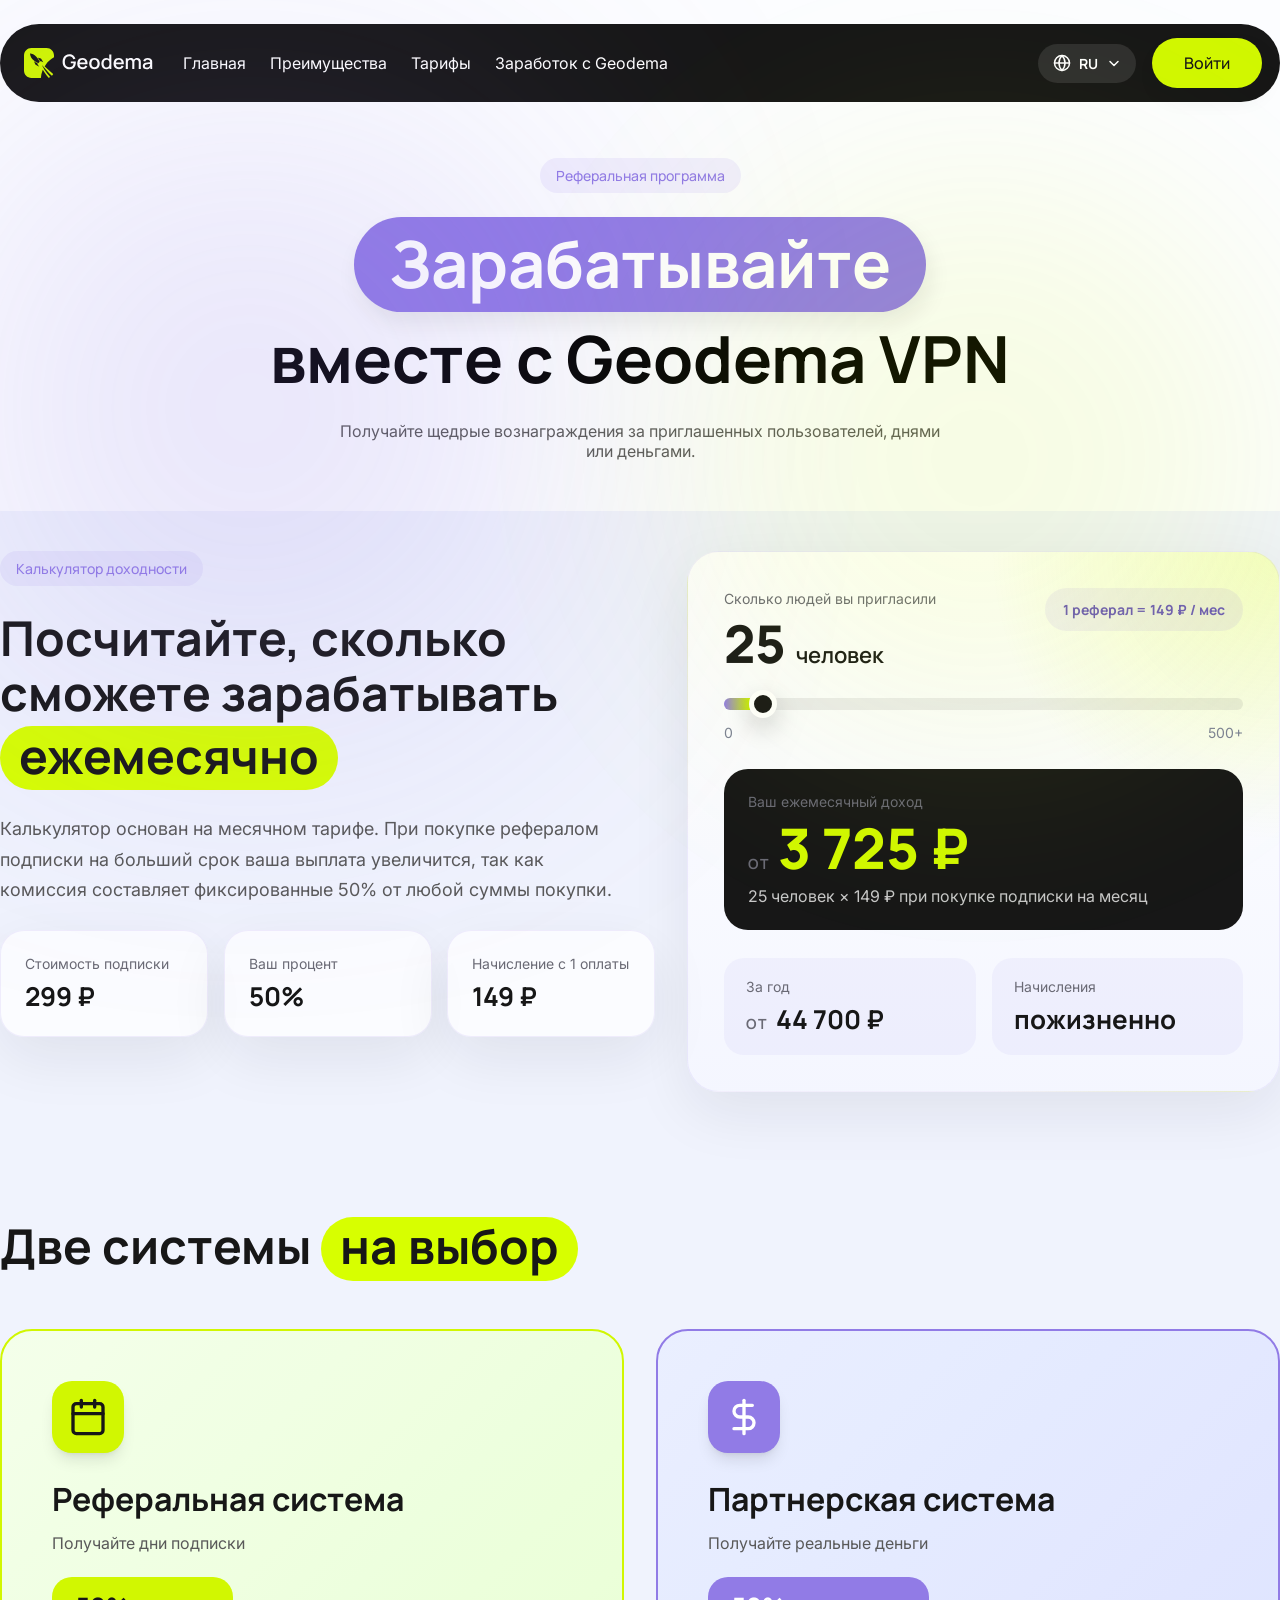
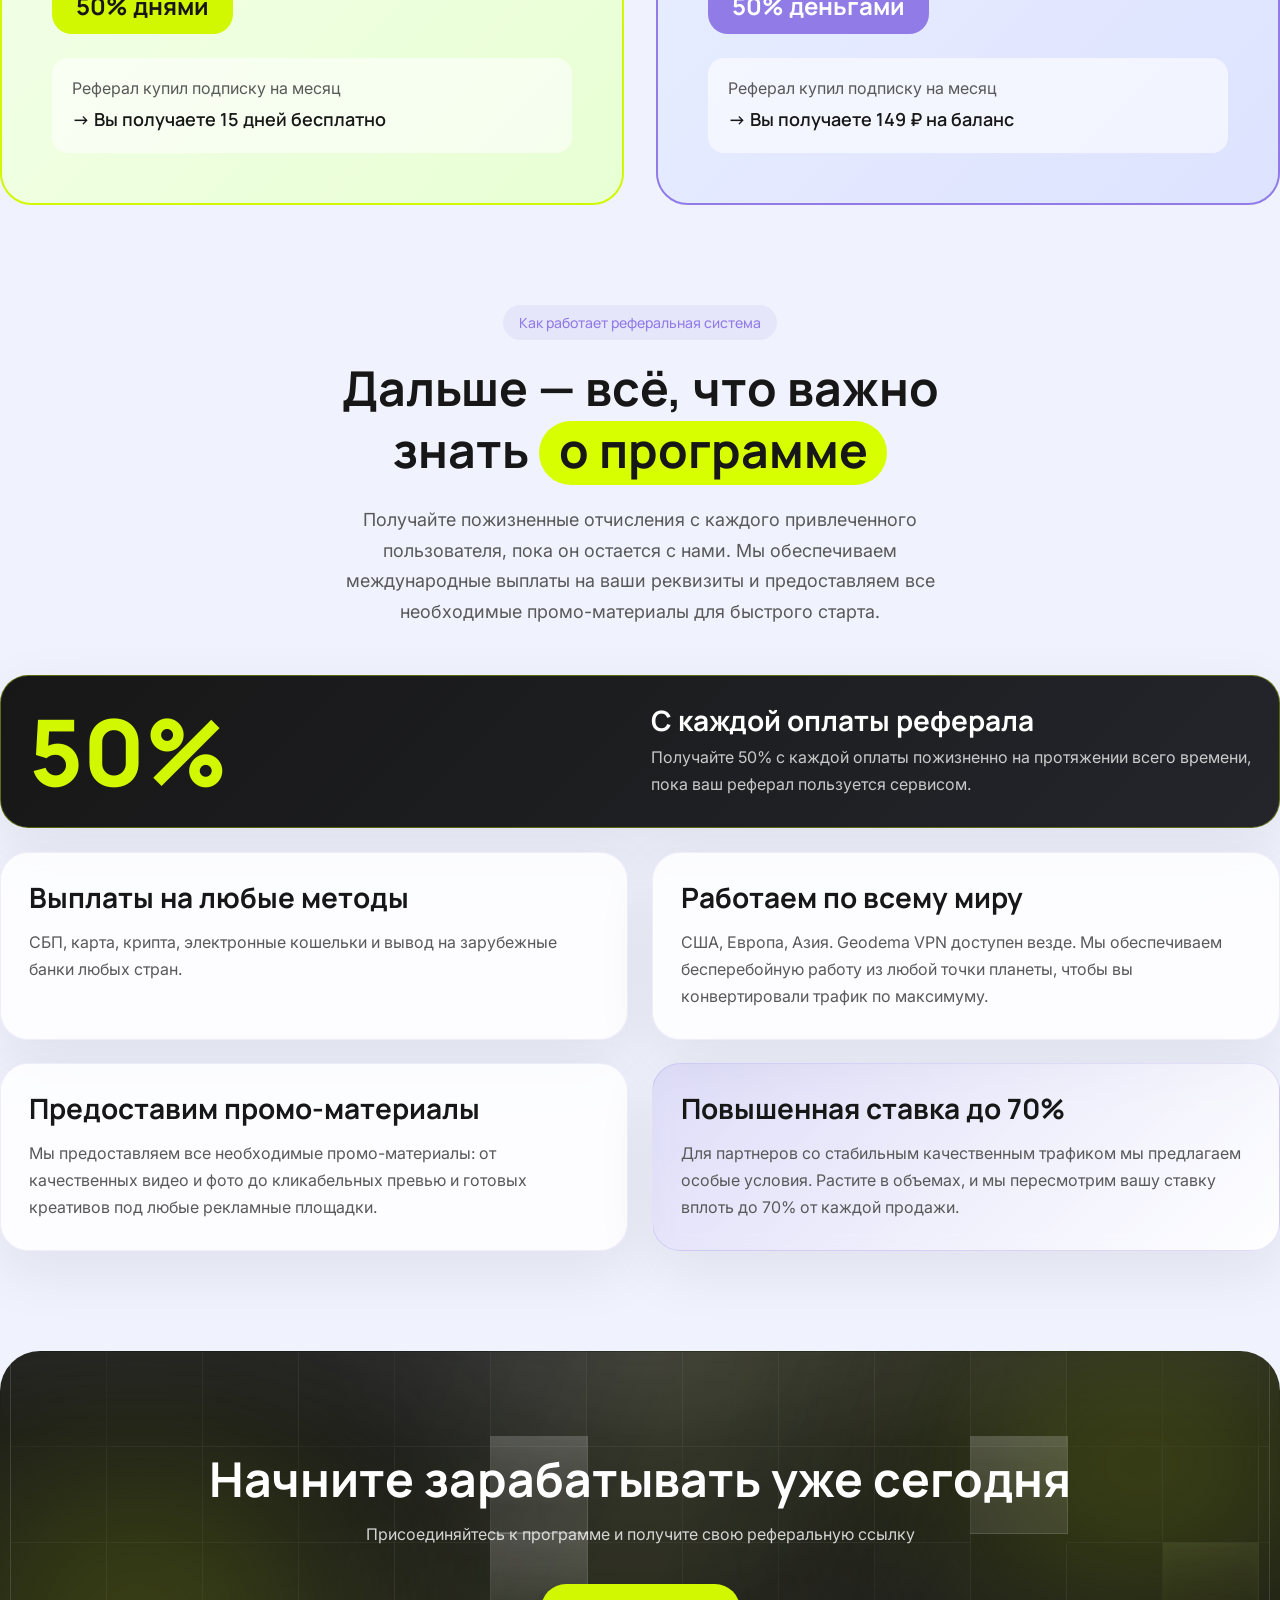
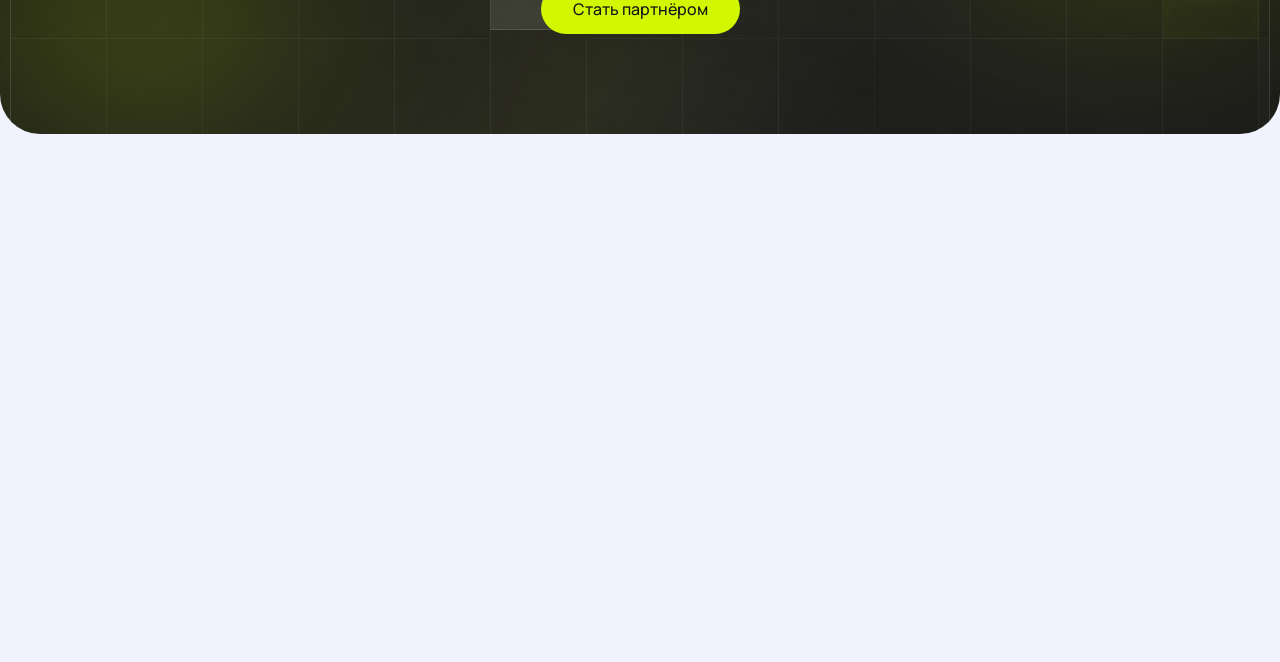
<file: ref/index.html>
<!doctype html>
<html lang="en">
  <head>
    <meta charset="UTF-8" />
    <meta name="viewport" content="width=device-width, initial-scale=1.0" />
    <title>Geodema VPN</title>
    <link rel="stylesheet" href="../assets/css/reset.css" />
    <link rel="stylesheet" href="../assets/css/styles.css" />
  </head>
  <body data-page="ref" class="ref">
    <header class="header">
      <div class="container">
        <div class="header__container">
          <a href="../" class="logo" aria-label="Geodema VPN">
            <svg
              xmlns="http://www.w3.org/2000/svg"
              width="129"
              height="30"
              viewBox="0 0 129 30"
              fill="none"
            >
              <path
                d="M22.6104 0C26.6915 1.01496e-05 30.0001 3.30851 30.0001 7.38972V9.29362C26.7713 11.0503 23.9774 13.5262 21.7708 16.628C21.3567 17.2178 20.8692 17.967 20.6666 18.3255C20.7137 18.385 20.7608 18.4444 20.8078 18.504C22.9475 20.6338 25.1759 22.6645 27.46 24.6165C28.0221 25.0964 28.5877 25.5714 29.1566 26.0417C28.8225 26.6778 28.3985 27.2592 27.9014 27.769C26.5568 26.5003 25.2556 25.2089 24.0122 23.9095C22.5418 22.3728 21.1523 20.8251 19.8674 19.2905C18.9545 18.1976 18.1828 17.3489 18.144 17.3742C18.0412 17.49 19.3658 19.9722 20.2918 21.3869C21.9358 23.8786 23.926 26.4802 26.1618 29.092C25.6506 29.3727 25.1028 29.5946 24.5272 29.7488C23.0214 27.8558 21.5802 25.9073 20.2078 23.9032C19.8272 23.3322 19.4543 22.7542 19.0956 22.1762L19.0927 22.1718C19.0053 22.0295 18.9203 21.8878 18.8372 21.7464C18.7489 21.9516 18.6347 22.2378 18.5169 22.5428C17.572 25.0466 17.0225 27.5344 16.8689 30H7.38972C3.30851 30 0 26.6915 0 22.6103V7.38972C0 3.30851 3.30851 1.07853e-05 7.38972 0H22.6104ZM10.7102 13.6308C10.4272 13.4122 10.1829 13.2579 10.1572 13.2836C10.08 13.3608 10.633 14.9684 11.0317 15.8558C11.4175 16.7304 11.4562 16.7562 13.3468 17.7593C15.3402 18.8011 15.4432 18.8139 14.6458 17.8493C13.8355 16.8847 13.4367 16.113 13.5139 15.7015C13.5653 15.4314 13.4238 15.3156 12.395 14.7112C11.7519 14.3253 10.9932 13.8366 10.7102 13.6308ZM7.37913 5.63078C7.08333 5.56648 6.67175 5.52785 6.46597 5.54072C6.08013 5.56644 6.08011 5.57932 6.11869 6.20951C6.23444 8.17731 7.64918 10.608 9.64261 12.2672C10.7745 13.2188 12.5622 14.3892 13.5525 14.8522L14.2728 15.1867L15.7132 13.7462L15.4174 13.1288C14.6972 11.6112 12.9608 9.23192 11.7776 8.12585C10.3886 6.82685 8.781 5.91374 7.37913 5.63078ZM15.1087 10.0164C14.4528 9.88777 13.9126 9.79777 13.8868 9.81062C13.8613 9.83654 14.1571 10.2995 14.5428 10.8524C14.9158 11.4183 15.3916 12.1642 15.5975 12.5372L15.9704 13.206H16.7035C17.5266 13.1932 18.0025 13.3988 18.7613 14.0805C19.0315 14.3249 19.2629 14.4921 19.2629 14.4407C19.2628 14.2734 18.3883 12.7302 17.6424 11.5726C16.8707 10.3894 16.845 10.3765 15.1087 10.0164Z"
                fill="#D1F701"
              />
              <path
                d="M45.29 21.3C44.3233 21.3 43.4333 21.1333 42.62 20.8C41.8067 20.46 41.1 19.9667 40.5 19.32C39.9 18.6733 39.4333 17.8867 39.1 16.96C38.7667 16.0333 38.6 14.98 38.6 13.8C38.6 12.2467 38.8833 10.9133 39.45 9.8C40.0167 8.68 40.8033 7.82 41.81 7.22C42.8167 6.61333 43.9767 6.31 45.29 6.31C46.9833 6.31 48.3333 6.70333 49.34 7.49C50.3533 8.27667 51.0433 9.36333 51.41 10.75L49.29 11.13C48.9967 10.27 48.5233 9.58333 47.87 9.07C47.2167 8.55667 46.3967 8.29667 45.41 8.29C44.39 8.28333 43.54 8.51 42.86 8.97C42.1867 9.43 41.68 10.0767 41.34 10.91C41 11.7367 40.8267 12.7 40.82 13.8C40.8133 14.9 40.98 15.8633 41.32 16.69C41.66 17.51 42.17 18.15 42.85 18.61C43.5367 19.07 44.39 19.3033 45.41 19.31C46.23 19.3233 46.9333 19.1733 47.52 18.86C48.1133 18.54 48.5833 18.0733 48.93 17.46C49.2767 16.8467 49.5 16.0933 49.6 15.2H46.8V13.52H51.82C51.8333 13.64 51.8433 13.8 51.85 14C51.8567 14.1933 51.86 14.3167 51.86 14.37C51.86 15.7033 51.6033 16.8933 51.09 17.94C50.5767 18.9867 49.83 19.81 48.85 20.41C47.87 21.0033 46.6833 21.3 45.29 21.3Z"
                fill="white"
              />
              <path
                d="M58.6431 21.3C57.5698 21.3 56.6265 21.0667 55.8131 20.6C55.0065 20.1267 54.3765 19.47 53.9231 18.63C53.4765 17.7833 53.2531 16.8033 53.2531 15.69C53.2531 14.51 53.4731 13.4867 53.9131 12.62C54.3598 11.7533 54.9798 11.0833 55.7731 10.61C56.5665 10.1367 57.4898 9.9 58.5431 9.9C59.6431 9.9 60.5798 10.1567 61.3531 10.67C62.1265 11.1767 62.7031 11.9 63.0831 12.84C63.4698 13.78 63.6231 14.8967 63.5431 16.19H61.4531V15.43C61.4398 14.1767 61.1998 13.25 60.7331 12.65C60.2731 12.05 59.5698 11.75 58.6231 11.75C57.5765 11.75 56.7898 12.08 56.2631 12.74C55.7365 13.4 55.4731 14.3533 55.4731 15.6C55.4731 16.7867 55.7365 17.7067 56.2631 18.36C56.7898 19.0067 57.5498 19.33 58.5431 19.33C59.1965 19.33 59.7598 19.1833 60.2331 18.89C60.7131 18.59 61.0865 18.1633 61.3531 17.61L63.4031 18.26C62.9831 19.2267 62.3465 19.9767 61.4931 20.51C60.6398 21.0367 59.6898 21.3 58.6431 21.3ZM54.7931 16.19V14.56H62.5031V16.19H54.7931Z"
                fill="white"
              />
              <path
                d="M70.4767 21.3C69.3967 21.3 68.4601 21.0567 67.6667 20.57C66.8734 20.0833 66.2601 19.4133 65.8267 18.56C65.4001 17.7 65.1867 16.71 65.1867 15.59C65.1867 14.4633 65.4067 13.4733 65.8467 12.62C66.2867 11.76 66.9034 11.0933 67.6967 10.62C68.4901 10.14 69.4167 9.9 70.4767 9.9C71.5567 9.9 72.4934 10.1433 73.2867 10.63C74.0801 11.1167 74.6934 11.7867 75.1267 12.64C75.5601 13.4933 75.7767 14.4767 75.7767 15.59C75.7767 16.7167 75.5567 17.71 75.1167 18.57C74.6834 19.4233 74.0701 20.0933 73.2767 20.58C72.4834 21.06 71.5501 21.3 70.4767 21.3ZM70.4767 19.33C71.5101 19.33 72.2801 18.9833 72.7867 18.29C73.3001 17.59 73.5567 16.69 73.5567 15.59C73.5567 14.4633 73.2967 13.5633 72.7767 12.89C72.2634 12.21 71.4967 11.87 70.4767 11.87C69.7767 11.87 69.2001 12.03 68.7467 12.35C68.2934 12.6633 67.9567 13.1 67.7367 13.66C67.5167 14.2133 67.4067 14.8567 67.4067 15.59C67.4067 16.7233 67.6667 17.63 68.1867 18.31C68.7067 18.99 69.4701 19.33 70.4767 19.33Z"
                fill="white"
              />
              <path
                d="M82.2642 21.3C81.2576 21.3 80.3876 21.05 79.6542 20.55C78.9276 20.05 78.3642 19.37 77.9642 18.51C77.5709 17.6433 77.3742 16.67 77.3742 15.59C77.3742 14.5033 77.5742 13.5333 77.9742 12.68C78.3742 11.82 78.9409 11.1433 79.6742 10.65C80.4142 10.15 81.2909 9.9 82.3042 9.9C83.3242 9.9 84.1809 10.15 84.8742 10.65C85.5742 11.1433 86.1009 11.82 86.4542 12.68C86.8142 13.54 86.9942 14.51 86.9942 15.59C86.9942 16.67 86.8142 17.64 86.4542 18.5C86.0942 19.36 85.5642 20.0433 84.8642 20.55C84.1642 21.05 83.2976 21.3 82.2642 21.3ZM82.5542 19.41C83.2409 19.41 83.8009 19.2467 84.2342 18.92C84.6676 18.5933 84.9842 18.1433 85.1842 17.57C85.3842 16.9967 85.4842 16.3367 85.4842 15.59C85.4842 14.8433 85.3809 14.1833 85.1742 13.61C84.9742 13.0367 84.6609 12.59 84.2342 12.27C83.8142 11.95 83.2776 11.79 82.6242 11.79C81.9309 11.79 81.3609 11.96 80.9142 12.3C80.4676 12.64 80.1342 13.0967 79.9142 13.67C79.7009 14.2433 79.5942 14.8833 79.5942 15.59C79.5942 16.3033 79.7009 16.95 79.9142 17.53C80.1342 18.1033 80.4609 18.56 80.8942 18.9C81.3342 19.24 81.8876 19.41 82.5542 19.41ZM85.4842 21V13.23H85.2442V6.6H87.3442V21H85.4842Z"
                fill="white"
              />
              <path
                d="M94.9322 21.3C93.8589 21.3 92.9155 21.0667 92.1022 20.6C91.2955 20.1267 90.6655 19.47 90.2122 18.63C89.7655 17.7833 89.5422 16.8033 89.5422 15.69C89.5422 14.51 89.7622 13.4867 90.2022 12.62C90.6488 11.7533 91.2689 11.0833 92.0622 10.61C92.8555 10.1367 93.7789 9.9 94.8322 9.9C95.9322 9.9 96.8689 10.1567 97.6422 10.67C98.4155 11.1767 98.9922 11.9 99.3722 12.84C99.7589 13.78 99.9122 14.8967 99.8322 16.19H97.7422V15.43C97.7289 14.1767 97.4889 13.25 97.0222 12.65C96.5622 12.05 95.8589 11.75 94.9122 11.75C93.8655 11.75 93.0788 12.08 92.5522 12.74C92.0255 13.4 91.7622 14.3533 91.7622 15.6C91.7622 16.7867 92.0255 17.7067 92.5522 18.36C93.0788 19.0067 93.8389 19.33 94.8322 19.33C95.4855 19.33 96.0489 19.1833 96.5222 18.89C97.0022 18.59 97.3755 18.1633 97.6422 17.61L99.6922 18.26C99.2722 19.2267 98.6355 19.9767 97.7822 20.51C96.9289 21.0367 95.9789 21.3 94.9322 21.3ZM91.0822 16.19V14.56H98.7922V16.19H91.0822Z"
                fill="white"
              />
              <path
                d="M114.723 21L114.733 14.27C114.733 13.49 114.533 12.8833 114.133 12.45C113.733 12.01 113.206 11.79 112.553 11.79C112.153 11.79 111.786 11.8833 111.453 12.07C111.126 12.25 110.859 12.5233 110.653 12.89C110.453 13.25 110.353 13.7033 110.353 14.25L109.343 13.74C109.329 12.98 109.489 12.3133 109.823 11.74C110.163 11.1667 110.623 10.7233 111.203 10.41C111.783 10.09 112.433 9.93 113.153 9.93C114.319 9.93 115.223 10.28 115.863 10.98C116.503 11.68 116.823 12.61 116.823 13.77L116.813 21H114.723ZM101.773 21V10.2H103.633V13.32H103.873V21H101.773ZM108.253 21L108.263 14.31C108.263 13.5233 108.063 12.9067 107.663 12.46C107.269 12.0133 106.739 11.79 106.073 11.79C105.413 11.79 104.879 12.0167 104.473 12.47C104.073 12.9233 103.873 13.5167 103.873 14.25L102.873 13.61C102.873 12.9033 103.043 12.2733 103.383 11.72C103.723 11.1667 104.183 10.73 104.763 10.41C105.343 10.09 105.999 9.93 106.733 9.93C107.499 9.93 108.153 10.0933 108.693 10.42C109.233 10.74 109.643 11.19 109.923 11.77C110.209 12.35 110.353 13.0233 110.353 13.79L110.343 21H108.253Z"
                fill="white"
              />
              <path
                d="M122.47 21.3C121.67 21.3 121 21.1533 120.46 20.86C119.92 20.56 119.51 20.1667 119.23 19.68C118.956 19.1867 118.82 18.6467 118.82 18.06C118.82 17.5133 118.916 17.0333 119.11 16.62C119.303 16.2067 119.59 15.8567 119.97 15.57C120.35 15.2767 120.816 15.04 121.37 14.86C121.85 14.72 122.393 14.5967 123 14.49C123.606 14.3833 124.243 14.2833 124.91 14.19C125.583 14.0967 126.25 14.0033 126.91 13.91L126.15 14.33C126.163 13.4833 125.983 12.8567 125.61 12.45C125.243 12.0367 124.61 11.83 123.71 11.83C123.143 11.83 122.623 11.9633 122.15 12.23C121.676 12.49 121.346 12.9233 121.16 13.53L119.21 12.93C119.476 12.0033 119.983 11.2667 120.73 10.72C121.483 10.1733 122.483 9.9 123.73 9.9C124.696 9.9 125.536 10.0667 126.25 10.4C126.97 10.7267 127.496 11.2467 127.83 11.96C128.003 12.3133 128.11 12.6867 128.15 13.08C128.19 13.4733 128.21 13.8967 128.21 14.35V21H126.36V18.53L126.72 18.85C126.273 19.6767 125.703 20.2933 125.01 20.7C124.323 21.1 123.476 21.3 122.47 21.3ZM122.84 19.59C123.433 19.59 123.943 19.4867 124.37 19.28C124.796 19.0667 125.14 18.7967 125.4 18.47C125.66 18.1433 125.83 17.8033 125.91 17.45C126.023 17.13 126.086 16.77 126.1 16.37C126.12 15.97 126.13 15.65 126.13 15.41L126.81 15.66C126.15 15.76 125.55 15.85 125.01 15.93C124.47 16.01 123.98 16.09 123.54 16.17C123.106 16.2433 122.72 16.3333 122.38 16.44C122.093 16.54 121.836 16.66 121.61 16.8C121.39 16.94 121.213 17.11 121.08 17.31C120.953 17.51 120.89 17.7533 120.89 18.04C120.89 18.32 120.96 18.58 121.1 18.82C121.24 19.0533 121.453 19.24 121.74 19.38C122.026 19.52 122.393 19.59 122.84 19.59Z"
                fill="white"
              />
            </svg>
          </a>

          <button
            class="burger"
            type="button"
            aria-label="Открыть меню"
            aria-expanded="false"
          >
            <span></span>
            <span></span>
            <span></span>
          </button>

          <nav class="header__nav" id="mobileMenu">
            <ul class="navbar">
              <li><a href="../" class="navbar__item">Главная</a></li>
              <li>
                <a href="../#features" class="navbar__item">Преимущества</a>
              </li>
              <li><a href="../#prices" class="navbar__item">Тарифы</a></li>
              <li><a href="#" class="navbar__item">Заработок с Geodema</a></li>
            </ul>

            <div class="header__actions">
              <div class="language-switcher">
                <button
                  class="language language__trigger"
                  type="button"
                  aria-haspopup="menu"
                  aria-expanded="false"
                  aria-controls="language-menu"
                  aria-label="Выбрать язык"
                >
                  <svg
                    width="18"
                    height="18"
                    viewBox="0 0 18 18"
                    fill="none"
                    xmlns="http://www.w3.org/2000/svg"
                  >
                    <g clip-path="url(#clip0_3_4755)">
                      <path
                        d="M9 16.5C13.1421 16.5 16.5 13.1421 16.5 9C16.5 4.85786 13.1421 1.5 9 1.5C4.85786 1.5 1.5 4.85786 1.5 9C1.5 13.1421 4.85786 16.5 9 16.5Z"
                        stroke="white"
                        stroke-width="1.5"
                        stroke-linecap="round"
                        stroke-linejoin="round"
                      />
                      <path
                        d="M9 1.5C7.07418 3.52212 6 6.20756 6 9C6 11.7924 7.07418 14.4779 9 16.5C10.9258 14.4779 12 11.7924 12 9C12 6.20756 10.9258 3.52212 9 1.5Z"
                        stroke="white"
                        stroke-width="1.5"
                        stroke-linecap="round"
                        stroke-linejoin="round"
                      />
                      <path
                        d="M1.5 9H16.5"
                        stroke="white"
                        stroke-width="1.5"
                        stroke-linecap="round"
                        stroke-linejoin="round"
                      />
                    </g>
                    <defs>
                      <clipPath id="clip0_3_4755">
                        <rect width="18" height="18" fill="white" />
                      </clipPath>
                    </defs>
                  </svg>

                  <span class="language__current">RU</span>

                  <svg
                    class="language__chevron"
                    width="14"
                    height="14"
                    viewBox="0 0 14 14"
                    fill="none"
                    xmlns="http://www.w3.org/2000/svg"
                    aria-hidden="true"
                  >
                    <path
                      d="M3 5.5L7 9.5L11 5.5"
                      stroke="white"
                      stroke-width="1.5"
                      stroke-linecap="round"
                      stroke-linejoin="round"
                    />
                  </svg>
                </button>

                <div class="language__menu" id="language-menu" role="menu">
                  <button
                    class="language__option"
                    type="button"
                    role="menuitemradio"
                    aria-checked="true"
                    data-lang="ru"
                  >
                    <span class="language__option-code">RU</span>
                    <span class="language__option-label">Русский</span>
                  </button>

                  <button
                    class="language__option"
                    type="button"
                    role="menuitemradio"
                    aria-checked="false"
                    data-lang="en"
                  >
                    <span class="language__option-code">EN</span>
                    <span class="language__option-label">English</span>
                  </button>
                </div>
              </div>

              <a href="https://app.geodema.org" class="btn main">Войти</a>
            </div>
          </nav>
        </div>
      </div>
    </header>
    <section class="ref__home">
      <div class="container container__ref__home">
        <span class="badge">Реферальная программа</span>
        <h1><span>Зарабатывайте</span> вместе с Geodema VPN</h1>
        <p>
          Получайте щедрые вознаграждения за приглашенных пользователей, днями
          или деньгами.
        </p>
        <div class="blur__purp"></div>
        <div class="blur__gr"></div>
      </div>
    </section>
    <section class="calc">
      <div class="container calc__container">
        <div class="ref-profit" data-price="299" data-reward="149">
          <div class="ref-profit__content">
            <span class="badge">Калькулятор доходности</span>
            <h2>
              Посчитайте, сколько сможете зарабатывать
              <span class="highlight">ежемесячно</span>
            </h2>
            <p>
              Калькулятор основан на месячном тарифе. При покупке рефералом
              подписки на больший срок ваша выплата увеличится, так как комиссия
              составляет фиксированные 50% от любой суммы покупки.
            </p>

            <div class="ref-profit__stats">
              <div class="ref-profit__stat">
                <span>Стоимость подписки</span>
                <strong>299 ₽</strong>
              </div>
              <div class="ref-profit__stat">
                <span>Ваш процент</span>
                <strong>50%</strong>
              </div>
              <div class="ref-profit__stat">
                <span>Начисление с 1 оплаты</span>
                <strong>149 ₽</strong>
              </div>
            </div>
          </div>

          <div class="ref-profit__card">
            <div class="ref-profit__card-top">
              <div>
                <span class="ref-profit__eyebrow"
                  >Сколько людей вы пригласили</span
                >
                <div class="ref-profit__people">
                  <span data-ref-people>25</span>
                  <span data-ref-people-label>человек</span>
                </div>
              </div>

              <div class="ref-profit__pill">1 реферал = 149 ₽ / мес</div>
            </div>

            <div class="ref-profit__range-wrap">
              <input
                class="ref-profit__range"
                type="range"
                min="0"
                max="500"
                step="1"
                value="25"
                data-ref-range
                aria-label="Количество приглашённых пользователей"
              />
              <div class="ref-profit__scale">
                <span>0</span>
                <span>500+</span>
              </div>
            </div>

            <div class="ref-profit__result">
              <span>Ваш ежемесячный доход</span>
              <strong class="ref-profit__value">
                <span class="ref-profit__from">от</span>
                <span data-ref-income>3 725 ₽</span>
              </strong>
              <p data-ref-formula>
                25 человек × 149 ₽ при покупке подписки на месяц
              </p>
            </div>

            <div class="ref-profit__summary">
              <div>
                <span>За год</span>
                <strong class="ref-profit__summary-value">
                  <span class="ref-profit__from">от</span>
                  <span data-ref-year>44 700 ₽</span>
                </strong>
              </div>
              <div>
                <span>Начисления</span>
                <strong>пожизненно</strong>
              </div>
            </div>
          </div>
        </div>
      </div>
    </section>
    <section class="variants">
      <div class="container variants__container">
        <h2>Две системы <span class="highlight">на выбор</span></h2>
        <div>
          <div>
            <header>
              <div class="icon">
                <svg
                  xmlns="http://www.w3.org/2000/svg"
                  width="40"
                  height="40"
                  viewBox="0 0 40 40"
                  fill="none"
                >
                  <path
                    d="M13.333 3.33333V9.99999"
                    stroke="#171717"
                    stroke-width="3.33333"
                    stroke-linecap="round"
                    stroke-linejoin="round"
                  />
                  <path
                    d="M26.667 3.33333V9.99999"
                    stroke="#171717"
                    stroke-width="3.33333"
                    stroke-linecap="round"
                    stroke-linejoin="round"
                  />
                  <path
                    d="M31.6667 6.66667H8.33333C6.49238 6.66667 5 8.15906 5 10V33.3333C5 35.1743 6.49238 36.6667 8.33333 36.6667H31.6667C33.5076 36.6667 35 35.1743 35 33.3333V10C35 8.15906 33.5076 6.66667 31.6667 6.66667Z"
                    stroke="#171717"
                    stroke-width="3.33333"
                    stroke-linecap="round"
                    stroke-linejoin="round"
                  />
                  <path
                    d="M5 16.6667H35"
                    stroke="#171717"
                    stroke-width="3.33333"
                    stroke-linecap="round"
                    stroke-linejoin="round"
                  />
                </svg>
              </div>
            </header>
            <div>
              <h3>Реферальная система</h3>
              <p>Получайте дни подписки</p>
            </div>
            <span class="reward">50% днями</span>
            <div>
              <span>Реферал купил подписку на месяц</span>
              <p>→ Вы получаете 15 дней бесплатно</p>
            </div>
          </div>
          <div>
            <header>
              <div class="icon">
                <svg
                  xmlns="http://www.w3.org/2000/svg"
                  width="40"
                  height="40"
                  viewBox="0 0 40 40"
                  fill="none"
                >
                  <path
                    d="M20 3.33333V36.6667"
                    stroke="white"
                    stroke-width="3.33333"
                    stroke-linecap="round"
                    stroke-linejoin="round"
                  />
                  <path
                    d="M28.3333 8.33333H15.8333C14.2862 8.33333 12.8025 8.94791 11.7085 10.0419C10.6146 11.1358 10 12.6196 10 14.1667C10 15.7138 10.6146 17.1975 11.7085 18.2915C12.8025 19.3854 14.2862 20 15.8333 20H24.1667C25.7138 20 27.1975 20.6146 28.2915 21.7085C29.3854 22.8025 30 24.2862 30 25.8333C30 27.3804 29.3854 28.8642 28.2915 29.9581C27.1975 31.0521 25.7138 31.6667 24.1667 31.6667H10"
                    stroke="white"
                    stroke-width="3.33333"
                    stroke-linecap="round"
                    stroke-linejoin="round"
                  />
                </svg>
              </div>
            </header>
            <div>
              <h3>Партнерская система</h3>
              <p>Получайте реальные деньги</p>
            </div>
            <span class="reward">50% деньгами</span>
            <div>
              <span>Реферал купил подписку на месяц</span>
              <p>→ Вы получаете 149 ₽ на баланс</p>
            </div>
          </div>
        </div>
      </div>
    </section>
    <section class="ref-details">
      <div class="container ref-details__container">
        <div class="ref-details__intro">
          <span class="badge">Как работает реферальная система</span>
          <h2>
            Дальше — всё, что важно знать
            <span class="highlight">о программе</span>
          </h2>
          <p>
            Получайте пожизненные отчисления с каждого привлеченного
            пользователя, пока он остается с нами. Мы обеспечиваем международные
            выплаты на ваши реквизиты и предоставляем все необходимые
            промо-материалы для быстрого старта.
          </p>
        </div>

        <div class="ref-details__grid">
          <article class="ref-details__card ref-details__card--highlight">
            <span class="ref-details__number">50%</span>
            <div>
              <h3>С каждой оплаты реферала</h3>
              <p>
                Получайте 50% с каждой оплаты пожизненно на протяжении всего
                времени, пока ваш реферал пользуется сервисом.
              </p>
            </div>
          </article>

          <article class="ref-details__card">
            <h3>Выплаты на любые методы</h3>
            <p>
              СБП, карта, крипта, электронные кошельки и вывод на зарубежные
              банки любых стран.
            </p>
          </article>

          <article class="ref-details__card">
            <h3>Работаем по всему миру</h3>
            <p>
              США, Европа, Азия. Geodema VPN доступен везде. Мы обеспечиваем
              бесперебойную работу из любой точки планеты, чтобы вы
              конвертировали трафик по максимуму.
            </p>
          </article>

          <article class="ref-details__card">
            <h3>Предоставим промо-материалы</h3>
            <p>
              Мы предоставляем все необходимые промо-материалы: от качественных
              видео и фото до кликабельных превью и готовых креативов под любые
              рекламные площадки.
            </p>
          </article>

          <article class="ref-details__card ref-details__card--accent">
            <h3>Повышенная ставка до 70%</h3>
            <p>
              Для партнеров со стабильным качественным трафиком мы предлагаем
              особые условия. Растите в объемах, и мы пересмотрим вашу ставку
              вплоть до 70% от каждой продажи.
            </p>
          </article>
        </div>
      </div>
    </section>
    <section class="cta">
      <div class="container cta__container">
        <h2>Начните зарабатывать уже сегодня</h2>
        <p>Присоединяйтесь к программе и получите свою реферальную ссылку</p>
        <button class="btn main">Стать партнёром</button>
      </div>
    </section>
    <footer class="footer">
      <div class="container footer__container">
        <div>
          <a href="../">
            <svg
              xmlns="http://www.w3.org/2000/svg"
              width="129"
              height="30"
              viewBox="0 0 129 30"
              fill="none"
            >
              <path
                d="M22.6104 0C26.6915 1.01496e-05 30.0001 3.30851 30.0001 7.38972V9.29362C26.7713 11.0503 23.9774 13.5262 21.7708 16.628C21.3567 17.2178 20.8692 17.967 20.6666 18.3255C20.7137 18.385 20.7608 18.4444 20.8078 18.504C22.9475 20.6338 25.1759 22.6645 27.46 24.6165C28.0221 25.0964 28.5877 25.5714 29.1566 26.0417C28.8225 26.6778 28.3985 27.2592 27.9014 27.769C26.5568 26.5003 25.2556 25.2089 24.0122 23.9095C22.5418 22.3728 21.1523 20.8251 19.8674 19.2905C18.9545 18.1976 18.1828 17.3489 18.144 17.3742C18.0412 17.49 19.3658 19.9722 20.2918 21.3869C21.9358 23.8786 23.926 26.4802 26.1618 29.092C25.6506 29.3727 25.1028 29.5946 24.5272 29.7488C23.0214 27.8558 21.5802 25.9073 20.2078 23.9032C19.8272 23.3322 19.4543 22.7542 19.0956 22.1762L19.0927 22.1718C19.0053 22.0295 18.9203 21.8878 18.8372 21.7464C18.7489 21.9516 18.6347 22.2378 18.5169 22.5428C17.572 25.0466 17.0225 27.5344 16.8689 30H7.38972C3.30851 30 0 26.6915 0 22.6103V7.38972C0 3.30851 3.30851 1.07853e-05 7.38972 0H22.6104ZM10.7102 13.6308C10.4272 13.4122 10.1829 13.2579 10.1572 13.2836C10.08 13.3608 10.633 14.9684 11.0317 15.8558C11.4175 16.7304 11.4562 16.7562 13.3468 17.7593C15.3402 18.8011 15.4432 18.8139 14.6458 17.8493C13.8355 16.8847 13.4367 16.113 13.5139 15.7015C13.5653 15.4314 13.4238 15.3156 12.395 14.7112C11.7519 14.3253 10.9932 13.8366 10.7102 13.6308ZM7.37913 5.63078C7.08333 5.56648 6.67175 5.52785 6.46597 5.54072C6.08013 5.56644 6.08011 5.57932 6.11869 6.20951C6.23444 8.17731 7.64918 10.608 9.64261 12.2672C10.7745 13.2188 12.5622 14.3892 13.5525 14.8522L14.2728 15.1867L15.7132 13.7462L15.4174 13.1288C14.6972 11.6112 12.9608 9.23192 11.7776 8.12585C10.3886 6.82685 8.781 5.91374 7.37913 5.63078ZM15.1087 10.0164C14.4528 9.88777 13.9126 9.79777 13.8868 9.81062C13.8613 9.83654 14.1571 10.2995 14.5428 10.8524C14.9158 11.4183 15.3916 12.1642 15.5975 12.5372L15.9704 13.206H16.7035C17.5266 13.1932 18.0025 13.3988 18.7613 14.0805C19.0315 14.3249 19.2629 14.4921 19.2629 14.4407C19.2628 14.2734 18.3883 12.7302 17.6424 11.5726C16.8707 10.3894 16.845 10.3765 15.1087 10.0164Z"
                fill="#D1F701"
              />
              <path
                d="M45.29 21.3C44.3233 21.3 43.4333 21.1333 42.62 20.8C41.8067 20.46 41.1 19.9667 40.5 19.32C39.9 18.6733 39.4333 17.8867 39.1 16.96C38.7667 16.0333 38.6 14.98 38.6 13.8C38.6 12.2467 38.8833 10.9133 39.45 9.8C40.0167 8.68 40.8033 7.82 41.81 7.22C42.8167 6.61333 43.9767 6.31 45.29 6.31C46.9833 6.31 48.3333 6.70333 49.34 7.49C50.3533 8.27667 51.0433 9.36333 51.41 10.75L49.29 11.13C48.9967 10.27 48.5233 9.58333 47.87 9.07C47.2167 8.55667 46.3967 8.29667 45.41 8.29C44.39 8.28333 43.54 8.51 42.86 8.97C42.1867 9.43 41.68 10.0767 41.34 10.91C41 11.7367 40.8267 12.7 40.82 13.8C40.8133 14.9 40.98 15.8633 41.32 16.69C41.66 17.51 42.17 18.15 42.85 18.61C43.5367 19.07 44.39 19.3033 45.41 19.31C46.23 19.3233 46.9333 19.1733 47.52 18.86C48.1133 18.54 48.5833 18.0733 48.93 17.46C49.2767 16.8467 49.5 16.0933 49.6 15.2H46.8V13.52H51.82C51.8333 13.64 51.8433 13.8 51.85 14C51.8567 14.1933 51.86 14.3167 51.86 14.37C51.86 15.7033 51.6033 16.8933 51.09 17.94C50.5767 18.9867 49.83 19.81 48.85 20.41C47.87 21.0033 46.6833 21.3 45.29 21.3Z"
                fill="white"
              />
              <path
                d="M58.6431 21.3C57.5698 21.3 56.6265 21.0667 55.8131 20.6C55.0065 20.1267 54.3765 19.47 53.9231 18.63C53.4765 17.7833 53.2531 16.8033 53.2531 15.69C53.2531 14.51 53.4731 13.4867 53.9131 12.62C54.3598 11.7533 54.9798 11.0833 55.7731 10.61C56.5665 10.1367 57.4898 9.9 58.5431 9.9C59.6431 9.9 60.5798 10.1567 61.3531 10.67C62.1265 11.1767 62.7031 11.9 63.0831 12.84C63.4698 13.78 63.6231 14.8967 63.5431 16.19H61.4531V15.43C61.4398 14.1767 61.1998 13.25 60.7331 12.65C60.2731 12.05 59.5698 11.75 58.6231 11.75C57.5765 11.75 56.7898 12.08 56.2631 12.74C55.7365 13.4 55.4731 14.3533 55.4731 15.6C55.4731 16.7867 55.7365 17.7067 56.2631 18.36C56.7898 19.0067 57.5498 19.33 58.5431 19.33C59.1965 19.33 59.7598 19.1833 60.2331 18.89C60.7131 18.59 61.0865 18.1633 61.3531 17.61L63.4031 18.26C62.9831 19.2267 62.3465 19.9767 61.4931 20.51C60.6398 21.0367 59.6898 21.3 58.6431 21.3ZM54.7931 16.19V14.56H62.5031V16.19H54.7931Z"
                fill="white"
              />
              <path
                d="M70.4767 21.3C69.3967 21.3 68.4601 21.0567 67.6667 20.57C66.8734 20.0833 66.2601 19.4133 65.8267 18.56C65.4001 17.7 65.1867 16.71 65.1867 15.59C65.1867 14.4633 65.4067 13.4733 65.8467 12.62C66.2867 11.76 66.9034 11.0933 67.6967 10.62C68.4901 10.14 69.4167 9.9 70.4767 9.9C71.5567 9.9 72.4934 10.1433 73.2867 10.63C74.0801 11.1167 74.6934 11.7867 75.1267 12.64C75.5601 13.4933 75.7767 14.4767 75.7767 15.59C75.7767 16.7167 75.5567 17.71 75.1167 18.57C74.6834 19.4233 74.0701 20.0933 73.2767 20.58C72.4834 21.06 71.5501 21.3 70.4767 21.3ZM70.4767 19.33C71.5101 19.33 72.2801 18.9833 72.7867 18.29C73.3001 17.59 73.5567 16.69 73.5567 15.59C73.5567 14.4633 73.2967 13.5633 72.7767 12.89C72.2634 12.21 71.4967 11.87 70.4767 11.87C69.7767 11.87 69.2001 12.03 68.7467 12.35C68.2934 12.6633 67.9567 13.1 67.7367 13.66C67.5167 14.2133 67.4067 14.8567 67.4067 15.59C67.4067 16.7233 67.6667 17.63 68.1867 18.31C68.7067 18.99 69.4701 19.33 70.4767 19.33Z"
                fill="white"
              />
              <path
                d="M82.2642 21.3C81.2576 21.3 80.3876 21.05 79.6542 20.55C78.9276 20.05 78.3642 19.37 77.9642 18.51C77.5709 17.6433 77.3742 16.67 77.3742 15.59C77.3742 14.5033 77.5742 13.5333 77.9742 12.68C78.3742 11.82 78.9409 11.1433 79.6742 10.65C80.4142 10.15 81.2909 9.9 82.3042 9.9C83.3242 9.9 84.1809 10.15 84.8742 10.65C85.5742 11.1433 86.1009 11.82 86.4542 12.68C86.8142 13.54 86.9942 14.51 86.9942 15.59C86.9942 16.67 86.8142 17.64 86.4542 18.5C86.0942 19.36 85.5642 20.0433 84.8642 20.55C84.1642 21.05 83.2976 21.3 82.2642 21.3ZM82.5542 19.41C83.2409 19.41 83.8009 19.2467 84.2342 18.92C84.6676 18.5933 84.9842 18.1433 85.1842 17.57C85.3842 16.9967 85.4842 16.3367 85.4842 15.59C85.4842 14.8433 85.3809 14.1833 85.1742 13.61C84.9742 13.0367 84.6609 12.59 84.2342 12.27C83.8142 11.95 83.2776 11.79 82.6242 11.79C81.9309 11.79 81.3609 11.96 80.9142 12.3C80.4676 12.64 80.1342 13.0967 79.9142 13.67C79.7009 14.2433 79.5942 14.8833 79.5942 15.59C79.5942 16.3033 79.7009 16.95 79.9142 17.53C80.1342 18.1033 80.4609 18.56 80.8942 18.9C81.3342 19.24 81.8876 19.41 82.5542 19.41ZM85.4842 21V13.23H85.2442V6.6H87.3442V21H85.4842Z"
                fill="white"
              />
              <path
                d="M94.9322 21.3C93.8589 21.3 92.9155 21.0667 92.1022 20.6C91.2955 20.1267 90.6655 19.47 90.2122 18.63C89.7655 17.7833 89.5422 16.8033 89.5422 15.69C89.5422 14.51 89.7622 13.4867 90.2022 12.62C90.6488 11.7533 91.2689 11.0833 92.0622 10.61C92.8555 10.1367 93.7789 9.9 94.8322 9.9C95.9322 9.9 96.8689 10.1567 97.6422 10.67C98.4155 11.1767 98.9922 11.9 99.3722 12.84C99.7589 13.78 99.9122 14.8967 99.8322 16.19H97.7422V15.43C97.7289 14.1767 97.4889 13.25 97.0222 12.65C96.5622 12.05 95.8589 11.75 94.9122 11.75C93.8655 11.75 93.0788 12.08 92.5522 12.74C92.0255 13.4 91.7622 14.3533 91.7622 15.6C91.7622 16.7867 92.0255 17.7067 92.5522 18.36C93.0788 19.0067 93.8389 19.33 94.8322 19.33C95.4855 19.33 96.0489 19.1833 96.5222 18.89C97.0022 18.59 97.3755 18.1633 97.6422 17.61L99.6922 18.26C99.2722 19.2267 98.6355 19.9767 97.7822 20.51C96.9289 21.0367 95.9789 21.3 94.9322 21.3ZM91.0822 16.19V14.56H98.7922V16.19H91.0822Z"
                fill="white"
              />
              <path
                d="M114.723 21L114.733 14.27C114.733 13.49 114.533 12.8833 114.133 12.45C113.733 12.01 113.206 11.79 112.553 11.79C112.153 11.79 111.786 11.8833 111.453 12.07C111.126 12.25 110.859 12.5233 110.653 12.89C110.453 13.25 110.353 13.7033 110.353 14.25L109.343 13.74C109.329 12.98 109.489 12.3133 109.823 11.74C110.163 11.1667 110.623 10.7233 111.203 10.41C111.783 10.09 112.433 9.93 113.153 9.93C114.319 9.93 115.223 10.28 115.863 10.98C116.503 11.68 116.823 12.61 116.823 13.77L116.813 21H114.723ZM101.773 21V10.2H103.633V13.32H103.873V21H101.773ZM108.253 21L108.263 14.31C108.263 13.5233 108.063 12.9067 107.663 12.46C107.269 12.0133 106.739 11.79 106.073 11.79C105.413 11.79 104.879 12.0167 104.473 12.47C104.073 12.9233 103.873 13.5167 103.873 14.25L102.873 13.61C102.873 12.9033 103.043 12.2733 103.383 11.72C103.723 11.1667 104.183 10.73 104.763 10.41C105.343 10.09 105.999 9.93 106.733 9.93C107.499 9.93 108.153 10.0933 108.693 10.42C109.233 10.74 109.643 11.19 109.923 11.77C110.209 12.35 110.353 13.0233 110.353 13.79L110.343 21H108.253Z"
                fill="white"
              />
              <path
                d="M122.47 21.3C121.67 21.3 121 21.1533 120.46 20.86C119.92 20.56 119.51 20.1667 119.23 19.68C118.956 19.1867 118.82 18.6467 118.82 18.06C118.82 17.5133 118.916 17.0333 119.11 16.62C119.303 16.2067 119.59 15.8567 119.97 15.57C120.35 15.2767 120.816 15.04 121.37 14.86C121.85 14.72 122.393 14.5967 123 14.49C123.606 14.3833 124.243 14.2833 124.91 14.19C125.583 14.0967 126.25 14.0033 126.91 13.91L126.15 14.33C126.163 13.4833 125.983 12.8567 125.61 12.45C125.243 12.0367 124.61 11.83 123.71 11.83C123.143 11.83 122.623 11.9633 122.15 12.23C121.676 12.49 121.346 12.9233 121.16 13.53L119.21 12.93C119.476 12.0033 119.983 11.2667 120.73 10.72C121.483 10.1733 122.483 9.9 123.73 9.9C124.696 9.9 125.536 10.0667 126.25 10.4C126.97 10.7267 127.496 11.2467 127.83 11.96C128.003 12.3133 128.11 12.6867 128.15 13.08C128.19 13.4733 128.21 13.8967 128.21 14.35V21H126.36V18.53L126.72 18.85C126.273 19.6767 125.703 20.2933 125.01 20.7C124.323 21.1 123.476 21.3 122.47 21.3ZM122.84 19.59C123.433 19.59 123.943 19.4867 124.37 19.28C124.796 19.0667 125.14 18.7967 125.4 18.47C125.66 18.1433 125.83 17.8033 125.91 17.45C126.023 17.13 126.086 16.77 126.1 16.37C126.12 15.97 126.13 15.65 126.13 15.41L126.81 15.66C126.15 15.76 125.55 15.85 125.01 15.93C124.47 16.01 123.98 16.09 123.54 16.17C123.106 16.2433 122.72 16.3333 122.38 16.44C122.093 16.54 121.836 16.66 121.61 16.8C121.39 16.94 121.213 17.11 121.08 17.31C120.953 17.51 120.89 17.7533 120.89 18.04C120.89 18.32 120.96 18.58 121.1 18.82C121.24 19.0533 121.453 19.24 121.74 19.38C122.026 19.52 122.393 19.59 122.84 19.59Z"
                fill="white"
              />
            </svg>
          </a>
          <p>
            Ваш доступ к анонимности и безопасному интернету. Защитите свою
            конфиденциальность с помощью надежного VPN-сервиса.
          </p>
          <a href="https://t.me/geodema_support"
            >Telegram поддержка<br /><span>@Geodema_support</span></a
          >
          <span>© 2025-2026 Geodema Network. Все права защищены.</span>
        </div>
        <div>
          <a href="../docs">Юридические документы</a>
          <ul>
            <li>
              <a href="../docs/offer.pdf">Публичная оферта</a>
            </li>
            <li>
              <a href="../docs/terms.pdf">Условия подписки</a>
            </li>
            <li>
              <a href="../docs/returns.pdf">Политика возвратов и отмены</a>
            </li>
            <li>
              <a href="../docs/aup.pdf"
                >Правила допустимого использования (AUP)</a
              >
            </li>
            <li>
              <a href="../docs/privacy.pdf">Политика конфиденциальности</a>
            </li>
            <li>
              <a href="../docs/processing.pdf"
                >Политика обработки ПДн (152-ФЗ) + Согласие</a
              >
            </li>
            <li>
              <a href="../docs/security.pdf"
                >Политика безопасности и ответственного раскрытия</a
              >
            </li>
            <li>
              <a href="../docs/complaints.pdf">Политика жалоб</a>
            </li>
            <li>
              <a href="../docs/sla.pdf">SLA (Уровень сервиса)</a>
            </li>
          </ul>
        </div>
        <div>
          <span>Реквизиты</span>
          <div>
            <span>ООО «Глобал»</span>
            <ul>
              <li>ИНН: 7751385205</li>
              <li>ОГРН: 1267700075170</li>
              <li>
                Юридический адрес: 108826, город Москва, п Коммунарка, ул
                Потаповская Роща, д. 4 к. 4, помещ. 1/п
              </li>
            </ul>
          </div>
        </div>
      </div>
    </footer>
    <script src="../assets/js/main.js"></script>
  </body>
</html>
</file>
<file: assets/css/styles.css>
@import url("https://fonts.googleapis.com/css2?family=Fragment+Mono:ital@0;1&family=Inter:ital,opsz,wght@0,14..32,100..900;1,14..32,100..900&family=Manrope:wght@200..800&display=swap");

/* =========================
   GLOBAL
========================= */

*,
*::before,
*::after {
  box-sizing: border-box;
}

html {
  scroll-behavior: smooth;
}

body {
  font-family: Inter, sans-serif;
  font-size: 16px;
  font-weight: 400;
  line-height: normal;
  font-style: normal;
  color: #595959;
  background: #f0f3fd;
}

body.menu-open {
  overflow: hidden;
}

img {
  display: block;
  max-width: 100%;
  -webkit-user-drag: none;
  user-select: none;
}

button {
  font: inherit;
}

a,
button,
svg,
path {
  transition:
    color 0.25s ease,
    background-color 0.25s ease,
    border-color 0.25s ease,
    opacity 0.25s ease,
    transform 0.25s ease,
    box-shadow 0.25s ease;
}

a,
.btn {
  cursor: pointer;
}

.container {
  width: 100%;
  max-width: 1300px;
  margin: 0 auto;
}

h1 {
  color: #000;
  text-align: center;
  font-family: Manrope, sans-serif;
  font-size: clamp(36px, 6vw, 65px);
  font-weight: 700;
  line-height: 1.15;
  display: flex;
  flex-direction: column;
  align-items: center;
  justify-content: center;
  gap: 10px;
}

h1 span {
  color: #fff;
  display: inline-flex;
  justify-content: center;
  align-items: center;
  padding: 10px 35px;
  border-radius: 50px;
  background: #917be6;
  box-shadow: 4px 11px 22px 0 rgba(0, 0, 0, 0.08);
}

.hero-word {
  position: relative;
  min-width: clamp(260px, 28vw, 520px);
  min-height: 1.25em;
  white-space: nowrap;
  text-align: center;
  will-change: contents, transform, opacity;
  transition:
    transform 0.25s ease,
    opacity 0.25s ease,
    text-shadow 0.25s ease;
}

.hero-word.is-animating {
  text-shadow: 0 0 18px rgba(255, 255, 255, 0.12);
}

h2 {
  color: #171717;
  font-family: Manrope, sans-serif;
  font-size: clamp(29px, 4vw, 48px);
  font-weight: 700;
  line-height: 1.15;
}

.header__container a,
.footer a,
.faq a,
.navbar__item,
.language,
.btn,
.prices .item,
.reviews__arrow,
.reviews__dot,
.faq-question {
  -webkit-tap-highlight-color: transparent;
}

/* =========================
   BUTTONS / UI
========================= */

.btn {
  display: flex;
  justify-content: center;
  align-items: center;
  gap: 10px;
  padding: 14px 32px;
  border-radius: 100px;
  border: 1.5px solid #917be6;
  font-family: Manrope, sans-serif;
  font-size: 16px;
  font-weight: 500;
  color: #171717;
}

.btn.main {
  border: none;
  background: #d1f701;
  box-shadow: 4px 11px 22.8px 0 rgba(0, 0, 0, 0.06);
}

.btn:hover {
  transform: translateY(-3px);
  box-shadow: 0 12px 26px rgba(145, 123, 230, 0.18);
  border-color: #7f67dc;
}

.btn.main:hover {
  background: #d8ff1f;
  box-shadow: 0 16px 34px rgba(209, 247, 1, 0.25);
}

/* =========================
   HEADER
========================= */

.header {
  background: #fff;
  padding: 24px 0 56px;
  position: relative;
  z-index: 30;
}

.header__container {
  position: relative;
  display: flex;
  align-items: center;
  justify-content: space-between;
  gap: 20px;
  min-height: 78px;
  width: 100%;
  padding: 14px 18px 14px 24px;
  border-radius: 100px;
  background: #171717;
}

.logo {
  display: inline-flex;
  align-items: center;
  flex-shrink: 0;
}

.logo svg {
  display: block;
  width: 129px;
  height: auto;
}

.header__nav {
  display: flex;
  align-items: center;
  justify-content: space-between;
  gap: 24px;
  flex: 1 1 auto;
}

.navbar {
  display: flex;
  align-items: center;
  gap: 4px;
  flex-wrap: wrap;
}

.navbar__item {
  display: flex;
  justify-content: center;
  align-items: center;
  gap: 10px;
  padding: 10px;
  color: #fff;
  border-radius: 16px;
}

.navbar__item:hover {
  background: rgba(255, 255, 255, 0.08);
  color: #d1f701;
}

.header__actions {
  display: flex;
  align-items: center;
  gap: 16px;
  flex-shrink: 0;
}

.language-switcher {
  position: relative;
  z-index: 30;
  flex-shrink: 0;
}

.language {
  position: relative;
  z-index: 5;
  display: inline-flex;
  align-items: center;
  justify-content: center;
  gap: 8px;
  min-width: 96px;
  padding: 10px 15px;
  border-radius: 30px;
  background: rgba(255, 255, 255, 0.1);
  color: #fff;
  font-family: Manrope, sans-serif;
  font-size: 14px;
  cursor: pointer;
  border: none;
  transition:
    background 0.25s ease,
    transform 0.25s ease,
    box-shadow 0.25s ease;
}

.language__trigger {
  width: 100%;
}

.language__current {
  font-weight: 700;
  letter-spacing: 0.04em;
}

.language__chevron {
  flex-shrink: 0;
  transition: transform 0.25s ease;
}

.language-switcher.is-open .language__chevron {
  transform: rotate(180deg);
}

.language__menu {
  position: absolute;
  top: calc(100% + 10px);
  right: 0;
  min-width: 180px;
  padding: 8px;
  border-radius: 18px;
  border: 1px solid rgba(255, 255, 255, 0.08);
  background: linear-gradient(
    180deg,
    rgba(25, 25, 25, 0.96) 0%,
    rgba(15, 15, 15, 0.96) 100%
  );
  backdrop-filter: blur(18px);
  box-shadow:
    0 20px 40px rgba(0, 0, 0, 0.35),
    inset 0 1px 0 rgba(255, 255, 255, 0.05);
  opacity: 0;
  visibility: hidden;
  transform: translateY(8px);
  pointer-events: none;
  transition:
    opacity 0.22s ease,
    transform 0.22s ease,
    visibility 0.22s ease;
}

.language-switcher.is-open .language__menu {
  opacity: 1;
  visibility: visible;
  transform: translateY(0);
  pointer-events: auto;
}

.language__option {
  display: flex;
  align-items: center;
  gap: 12px;
  width: 100%;
  padding: 12px 14px;
  border: none;
  border-radius: 14px;
  background: transparent;
  color: #fff;
  text-align: left;
  font-family: Manrope, sans-serif;
  font-size: 14px;
  cursor: pointer;
  transition:
    background 0.2s ease,
    color 0.2s ease,
    transform 0.2s ease;
}

.language__option:hover,
.language__option:focus-visible {
  background: rgba(255, 255, 255, 0.08);
  outline: none;
}

.language__option[aria-checked="true"] {
  background: rgba(209, 247, 1, 0.14);
  color: #d1f701;
}

.language__option-code {
  display: inline-flex;
  align-items: center;
  justify-content: center;
  min-width: 38px;
  height: 28px;
  padding: 0 10px;
  border-radius: 999px;
  background: rgba(255, 255, 255, 0.08);
  font-size: 12px;
  font-weight: 800;
  letter-spacing: 0.04em;
}

.language__option[aria-checked="true"] .language__option-code {
  background: rgba(209, 247, 1, 0.18);
}

.language__option-label {
  line-height: 1.2;
}

.header .btn {
  position: relative;
  z-index: 5;
}

.language:hover {
  background: rgba(255, 255, 255, 0.18);
  transform: translateY(-2px);
}

.language:focus-visible,
.language__option:focus-visible {
  outline: 2px solid #d1f701;
  outline-offset: 2px;
}

.burger {
  display: none;
  align-items: center;
  justify-content: center;
  flex-direction: column;
  gap: 5px;
  width: 48px;
  height: 48px;
  padding: 0;
  border: none;
  border-radius: 50%;
  background: rgba(255, 255, 255, 0.08);
  cursor: pointer;
  flex-shrink: 0;
}

.burger span {
  width: 20px;
  height: 2px;
  border-radius: 10px;
  background: #fff;
  transition:
    transform 0.25s ease,
    opacity 0.25s ease;
}

.burger.active span:nth-child(1) {
  transform: translateY(7px) rotate(45deg);
}

.burger.active span:nth-child(2) {
  opacity: 0;
}

.burger.active span:nth-child(3) {
  transform: translateY(-7px) rotate(-45deg);
}

/* =========================
   HERO
========================= */

.home {
  position: relative;
  overflow: hidden;
  width: 100%;
  margin-bottom: 100px;
  border-radius: 0 0 50px 50px;
  background: #fff;
}

.home__container {
  position: relative;
  z-index: 5;
  display: flex;
  flex-direction: column;
  align-items: center;
  justify-content: center;
  gap: 18px;
  text-align: center;
}

.home__container p {
  max-width: 650px;
  color: #000;
  text-align: center;
  font-size: clamp(16px, 2vw, 20px);
  line-height: 1.5;
}

.home .buttons {
  display: flex;
  justify-content: center;
  align-items: stretch;
  gap: 16px;
  margin-top: 6px;
  flex-wrap: wrap;
}

.home .buttons .btn {
  min-width: 220px;
}

.phone {
  margin-top: 46px;
  max-width: min(100%, 440px);
  height: auto;
}

.users,
.germany,
.speed {
  position: absolute;
  border-radius: 24px;
  border: 1.5px solid #ebdfea;
  background: #fff;
  box-shadow:
    0 8px 10px 0 rgba(0, 0, 0, 0.1),
    0 20px 25px 0 rgba(0, 0, 0, 0.1);
}

.users,
.germany {
  z-index: 6;
  display: flex;
  flex-direction: column;
  align-items: flex-start;
  gap: 12px;
  padding: 24px;
}

.users {
  left: 0;
  top: 56%;
  transform: rotate(-7deg);
}

.users span:nth-child(2) {
  margin-top: 12px;
  color: rgba(23, 23, 23, 0.8);
}

.users span:nth-child(3) {
  color: #171717;
  font-family: Manrope, sans-serif;
  font-size: 32px;
  font-weight: 600;
  line-height: 124%;
}

.germany {
  right: 0;
  top: 58%;
  transform: rotate(2.317deg);
}

.germany div {
  display: flex;
  align-items: center;
  justify-content: center;
  gap: 6px;
  color: #171717;
  font-family: Manrope, sans-serif;
  font-size: 32px;
  font-weight: 600;
  line-height: 124%;
}

.germany div img {
  width: 30px;
  height: auto;
}

.speed {
  right: 0;
  bottom: 10%;
  display: flex;
  align-items: center;
  gap: 12px;
  padding: 10px 16px;
  z-index: 8;
}

.planet {
  position: absolute;
  right: 0;
  bottom: 0;
  z-index: 3;
  max-width: min(42vw, 540px);
  height: auto;
}

.blue__blur {
  position: absolute;
  top: -20%;
  right: 0;
  z-index: 4;
  pointer-events: none;
}

.pink__blur {
  position: absolute;
  bottom: 0;
  left: 0;
  z-index: 4;
  pointer-events: none;
}

/* =========================
   COMMON SECTIONS
========================= */

.why,
.about,
.map,
.illustration,
.prices,
.reviews,
.faq,
.cta {
  margin-bottom: 100px;
}

.why__container,
.footer__container,
.faq__container,
.prices .list {
  width: 100%;
}

/* =========================
   WHY
========================= */

.why__container {
  display: flex;
  justify-content: space-between;
  gap: 20px;
}

.why__container > div:nth-child(1) {
  display: flex;
  flex-direction: column;
  align-items: flex-start;
  gap: 40px;
  max-width: 550px;
}

.why__container > div:nth-child(2) {
  overflow: hidden;
  max-width: 576px;
  padding: 24px;
  width: 100%;
  padding-top: 200px;
  border-radius: 40px;
  background: linear-gradient(
    180deg,
    rgba(147, 181, 240, 0.2) 0%,
    rgba(209, 227, 251, 0.1) 43.53%,
    rgba(209, 227, 251, 0) 87.06%
  );
}

.why__container header {
  display: flex;
  max-width: 520px;
  flex-direction: column;
  align-items: flex-start;
  gap: 16px;
}

.why__container ul {
  display: flex;
  flex-direction: column;
  align-items: flex-start;
  gap: 32px;
}

.why__container li {
  display: flex;
  align-items: flex-start;
  gap: 24px;
}

.why__container li .icon {
  display: flex;
  align-items: center;
  justify-content: center;
  flex-shrink: 0;
  width: 52px;
  height: 52px;
  border-radius: 12px;
  border: 1px solid #ebdfea;
  background: #fff;
}

.why__container li .text {
  display: flex;
  width: 100%;
  max-width: 100%;
  flex-direction: column;
  align-items: flex-start;
  gap: 16px;
}

.why__container li h3 {
  color: #171717;
  font-family: Manrope, sans-serif;
  font-size: 24px;
  font-weight: 600;
}

.console header {
  display: flex;
  flex-direction: row;
  justify-content: space-between;
  align-items: center;
  width: 100%;
  max-width: 100%;
  padding: 10px 20px;
  border-radius: 24px 24px 0 0;
  background: #313131;
  color: #d1d5db;
  font-family: "Fragment Mono", monospace;
  letter-spacing: -0.4px;
}

.console .main {
  display: flex;
  flex-direction: column;
  align-items: flex-start;
  gap: 7px;
  padding: 30px 30px 160px;
  border-radius: 0 0 24px 24px;
  background: #171717;
  box-shadow: 0 5.903px 59.029px 0 rgba(0, 0, 0, 0.05);
  text-align: left;
}

.console .main span {
  color: #fff;
  font-family: "Fragment Mono", monospace;
  font-style: italic;
  letter-spacing: -0.4px;
}

.console .main span:nth-child(1),
.console .main span:nth-child(6) {
  color: #d1f701;
}

.devices {
  display: grid;
  grid-template-columns: 1fr 1fr;
  row-gap: 16px;
  column-gap: 56px;
  align-items: center;
  justify-content: center;
  width: fit-content;
  justify-self: center;
  align-self: center;
}

.devices .icon {
  border-radius: 16px;
  border: 2px solid rgba(145, 123, 230, 0.3);
  background: #fff;
  box-shadow:
    0 10px 15px -3px rgba(0, 0, 0, 0.1),
    0 4px 6px -4px rgba(0, 0, 0, 0.1);
  display: flex;
  width: 64px;
  height: 64px;
  display: flex;
  aspect-ratio: 1/1 !important;
  justify-content: center;
  align-items: center;
}

.speedometer {
  display: flex;
  flex-direction: column;
  align-items: center;
}

.speedometer svg:nth-child(2) {
  transform: translateY(-30px) rotate(-90deg);
}

.speedometer span:nth-child(3) {
  color: #917be6;
  text-align: center;
  font-family: "Fragment Mono";
  font-size: 48px;
  transform: translateY(-25px);
}

.speedometer span:nth-child(4) {
  font-family: "Fragment Mono";
  font-size: 14px;
  transform: translateY(-25px);
}

.logs span {
  color: #595959;
  font-family: "Fragment Mono";
  font-size: 12px;
  border-radius: 10px;
  border: 2px solid rgba(145, 123, 230, 0.3);
  background: #fff;
  box-shadow:
    0 10px 15px -3px rgba(0, 0, 0, 0.1),
    0 4px 6px -4px rgba(0, 0, 0, 0.1);
  display: flex;
  padding: 8px 12px;
  justify-content: center;
  width: max-content;
  align-items: center;
}

/* =========================
   WHY TABS / PANELS
========================= */

.why__tabs {
  display: flex;
  flex-direction: column;
  align-items: flex-start;
  gap: 20px;
  width: 100%;
}

.why__tab {
  display: flex;
  align-items: flex-start;
  gap: 24px;
  width: 100%;
  padding: 18px;
  border-radius: 24px;
  cursor: pointer;
  transition:
    background 0.35s ease,
    border-color 0.35s ease,
    transform 0.35s ease,
    box-shadow 0.35s ease;
  border: 1px solid transparent;
}

.why__tab:hover {
  transform: translateX(6px);
}

.why__tab.is-active {
  background: rgba(255, 255, 255, 0.72);
  border-color: rgba(145, 123, 230, 0.16);
  box-shadow:
    0 20px 40px rgba(145, 123, 230, 0.08),
    inset 0 0 0 1px rgba(255, 255, 255, 0.65);
}

.why__tab.is-active .icon {
  border-color: rgba(145, 123, 230, 0.24);
  box-shadow: 0 12px 30px rgba(145, 123, 230, 0.12);
}

.why__tab:focus-visible {
  outline: 2px solid #917be6;
  outline-offset: 4px;
}

.why__stage {
  position: relative;
  overflow: hidden;
  max-width: 576px;
  width: 100%;
  min-height: 460px;
  padding: 24px;
  padding-top: 56px;
  border-radius: 40px;
  background: linear-gradient(
    180deg,
    rgba(147, 181, 240, 0.2) 0%,
    rgba(209, 227, 251, 0.1) 43.53%,
    rgba(209, 227, 251, 0) 87.06%
  );
  isolation: isolate;
}

.why__stage::before {
  content: "";
  position: absolute;
  inset: -20% auto auto 50%;
  width: 420px;
  height: 420px;
  transform: translateX(-50%);
  border-radius: 50%;
  background: radial-gradient(
    circle,
    rgba(145, 123, 230, 0.12) 0%,
    rgba(145, 123, 230, 0.02) 45%,
    rgba(145, 123, 230, 0) 72%
  );
  pointer-events: none;
  z-index: 0;
}

.why__panel {
  position: absolute;
  inset: 24px;
  display: flex;
  align-items: center;
  justify-content: center;
  opacity: 0;
  visibility: hidden;
  transform: translateY(24px) scale(0.98);
  filter: blur(10px);
  pointer-events: none;
  transition:
    opacity 0.45s ease,
    visibility 0.45s ease,
    transform 0.45s ease,
    filter 0.45s ease;
  z-index: 1;
}

.why__panel.is-active {
  opacity: 1;
  visibility: visible;
  transform: translateY(0) scale(1);
  filter: blur(0);
  pointer-events: auto;
}

/* console */

.console {
  flex-direction: column;
  align-items: stretch;
  justify-content: flex-start;
  align-self: center;
  justify-content: center;
}

.console header {
  display: flex;
  flex-direction: row;
  justify-content: space-between;
  align-items: center;
  width: 100%;
  max-width: 100%;
  padding: 10px 20px;
  border-radius: 24px 24px 0 0;
  background: #313131;
  color: #d1d5db;
  font-family: "Fragment Mono", monospace;
  letter-spacing: -0.4px;
}

.console .main {
  display: flex;
  flex-direction: column;
  align-items: flex-start;
  gap: 7px;
  width: 100%;
  min-height: 280px;
  padding: 30px 30px 160px;
  border-radius: 0 0 24px 24px;
  background: #171717;
  box-shadow: 0 5.903px 59.029px 0 rgba(0, 0, 0, 0.05);
  text-align: left;
}

.console .main span {
  min-height: 18px;
  color: #fff;
  font-family: "Fragment Mono", monospace;
  font-style: italic;
  letter-spacing: -0.4px;
  white-space: nowrap;
}

.console .main span:nth-child(1),
.console .main span:nth-child(6) {
  color: #d1f701;
}

/* devices */

.devices {
  display: grid;
  grid-template-columns: 1fr 1fr;
  row-gap: 18px;
  column-gap: 56px;
  align-items: center;
  justify-content: center;
  width: fit-content;
  justify-self: center;
  align-self: center;
}

.devices .icon {
  border-radius: 16px;
  border: 2px solid rgba(145, 123, 230, 0.3);
  background: #fff;
  box-shadow:
    0 10px 15px -3px rgba(0, 0, 0, 0.1),
    0 4px 6px -4px rgba(0, 0, 0, 0.1);
  display: flex;
  width: 72px;
  height: 72px;
  aspect-ratio: 1/1 !important;
  justify-content: center;
  align-items: center;
  opacity: 0;
  transform: translateY(30px) scale(0.86);
}

.devices.is-animating .icon {
  animation: devicePulseInOut 2.8s ease-in-out forwards;
}

.devices.is-animating .icon:nth-child(1) {
  animation-delay: 0s;
}
.devices.is-animating .icon:nth-child(2) {
  animation-delay: 0.18s;
}
.devices.is-animating .icon:nth-child(3) {
  animation-delay: 0.36s;
}
.devices.is-animating .icon:nth-child(4) {
  animation-delay: 0.54s;
}

@keyframes devicePulseInOut {
  0% {
    opacity: 0;
    transform: translateY(30px) scale(0.86);
  }
  18% {
    opacity: 1;
    transform: translateY(0) scale(1);
  }
  72% {
    opacity: 1;
    transform: translateY(0) scale(1);
  }
  100% {
    opacity: 0;
    transform: translateY(-24px) scale(0.9);
  }
}

/* speedometer */

/* speedometer */

.speedometer {
  flex-direction: column;
  align-items: center;
  justify-content: center;
}

.speedometer__dial {
  position: relative;
  width: 240px;
  height: 120px;
  display: flex;
  align-items: flex-start;
  justify-content: center;
}

.speedometer__scale {
  overflow: visible;
  display: block;
}

.speedometer__fill {
  stroke: #d1f701;
  stroke-width: 30;
  stroke-linecap: round;
  filter: drop-shadow(0 8px 20px rgba(209, 247, 1, 0.35));
}

.speedometer__arrow {
  position: absolute;
  left: 50%;
  bottom: 12px;
  transform-origin: 9.5px 39.5px;
  transform: translateX(-50%) rotate(-90deg);
  filter: drop-shadow(0 10px 24px rgba(209, 247, 1, 0.28));
  will-change: transform;
}

.speedometer__value {
  color: #917be6;
  text-align: center;
  font-family: "Fragment Mono", monospace;
  font-size: 56px;
  line-height: 1;
  margin-top: 4px;
}

.speedometer__unit {
  font-family: "Fragment Mono", monospace;
  font-size: 14px;
  margin-top: 8px;
}
/* logs */

/* logs */

.logs {
  position: absolute;
  inset: 24px;
  overflow: hidden;
  border-radius: 28px;
  min-height: 320px;
  background:
    radial-gradient(
      circle at 50% 20%,
      rgba(145, 123, 230, 0.08),
      transparent 60%
    ),
    linear-gradient(
      180deg,
      rgba(255, 255, 255, 0.72),
      rgba(255, 255, 255, 0.38)
    );
}

.logs span,
.logs__item {
  color: #595959;
  font-family: "Fragment Mono", monospace;
  font-size: 12px;
  line-height: 1;
  border-radius: 10px;
  border: 2px solid rgba(145, 123, 230, 0.3);
  background: rgba(255, 255, 255, 0.98);
  box-shadow:
    0 10px 15px -3px rgba(0, 0, 0, 0.1),
    0 4px 6px -4px rgba(0, 0, 0, 0.1);
  display: inline-flex;
  padding: 8px 12px;
  justify-content: center;
  align-items: center;
  width: max-content;
  white-space: nowrap;
}

.logs > span:not(.logs__item) {
  display: none;
}

.logs__item {
  position: absolute;
  left: 50%;
  top: 50%;
  opacity: 0;
  transform: translateX(-50%) translateY(0) scale(1) rotate(0deg);
  will-change: transform, opacity, filter;
  animation: logDropDelete 2.5s cubic-bezier(0.22, 1, 0.36, 1) forwards;
}

@keyframes logDropDelete {
  0% {
    opacity: 0;
    transform: translateX(-50%) translateY(-12px) scale(1) rotate(-4deg);
    filter: blur(0);
  }
  12% {
    opacity: 1;
    transform: translateX(calc(-50% + var(--x, 0px))) translateY(var(--y, 28px))
      scale(1) rotate(var(--r, 0deg));
  }
  60% {
    opacity: 1;
    transform: translateX(calc(-50% + var(--x, 0px)))
      translateY(calc(var(--y, 28px) + 100px)) scale(0.92)
      rotate(calc(var(--r, 0deg) * 1.2));
  }
  100% {
    opacity: 0;
    transform: translateX(calc(-50% + var(--x, 0px)))
      translateY(calc(var(--y, 28px) + 170px)) scale(0.72)
      rotate(calc(var(--r, 0deg) * 1.5));
    filter: blur(2px);
  }
}

@media (max-width: 992px) {
  .why__stage {
    min-height: 380px;
  }

  .speedometer__arrow {
  }

  .speedometer__value {
    font-size: 44px;
  }

  .why__tab {
    padding: 14px;
  }
}

/* =========================
   ABOUT
========================= */

.about__container {
  display: flex;
  flex-direction: column;
  align-items: flex-start;
  gap: 48px;
  width: 100%;
}

.about h2 {
  width: 100%;
  margin-bottom: 16px;
  text-align: center;
}

/* =========================
   ABOUT FLOW ANIMATION
========================= */

.about-flow {
  width: 100%;
  display: flex;
  flex-direction: column;
  gap: 34px;
}

.animation {
  position: relative;
  isolation: isolate;
  display: flex;
  justify-content: space-between;
  align-items: center;
  align-content: center;
  align-self: stretch;
  gap: 32px;
  min-height: 160px;
}

.animation .icon {
  position: relative;
  z-index: 3;
  display: flex;
  align-items: center;
  justify-content: center;
  flex-shrink: 0;
  width: 95px;
  height: 95px;
  border-radius: 100%;
  background: #fff;
  box-shadow:
    0 18px 45px rgba(110, 81, 224, 0.12),
    inset 0 0 0 1px rgba(145, 123, 230, 0.08);
  transition:
    transform 0.45s ease,
    box-shadow 0.45s ease,
    border-color 0.45s ease;
}

.animation .icon svg {
  position: relative;
  z-index: 2;
}

.animation .icon:hover {
  transform: translateY(-4px);
}

.icon-glow {
  position: absolute;
  inset: -12px;
  z-index: 1;
  border-radius: 50%;
  background: radial-gradient(
    circle,
    rgba(145, 123, 230, 0.22) 0%,
    rgba(145, 123, 230, 0) 70%
  );
  opacity: 0;
  transform: scale(0.9);
  transition:
    opacity 0.35s ease,
    transform 0.35s ease;
}

.animation.is-active .icon-glow {
  opacity: 1;
  transform: scale(1);
}

.animation .icon.is-pulse {
  animation: aboutIconPulse 1.4s ease-in-out infinite;
}

.animation .icon.is-accent-red {
  box-shadow:
    0 18px 45px rgba(255, 84, 112, 0.18),
    inset 0 0 0 1px rgba(255, 84, 112, 0.16);
}

.animation .icon.is-accent-green {
  box-shadow:
    0 18px 45px rgba(38, 208, 124, 0.2),
    inset 0 0 0 1px rgba(38, 208, 124, 0.18);
}

.flow-lines {
  position: absolute;
  inset: 0;
  z-index: 1;
  width: 100%;
  height: 100%;
  overflow: visible;
  pointer-events: none;
}

.flow-line-base,
.flow-line-active {
  fill: none;
  stroke-linecap: round;
}

.flow-line-base {
  stroke-width: 6;
  opacity: 0.14;
}

.flow-line-active {
  stroke-width: 6;
  filter: drop-shadow(0 0 8px rgba(255, 255, 255, 0.18));
}

.flow-line-red {
  stroke: #ff5a72;
}

.flow-line-green {
  stroke: #26d07c;
}

.flow-dot {
  opacity: 0;
  transform-box: fill-box;
  transform-origin: center;
}

.flow-dot.red {
  fill: #ff5a72;
  filter: drop-shadow(0 0 8px rgba(255, 90, 114, 0.8));
}

.flow-dot.green {
  fill: #26d07c;
  filter: drop-shadow(0 0 8px rgba(38, 208, 124, 0.8));
}

.result {
  display: flex;
  justify-content: space-between;
  align-items: center;
  align-self: stretch;
  gap: 20px;
  transition:
    opacity 0.7s ease,
    transform 0.7s cubic-bezier(0.22, 1, 0.36, 1),
    filter 0.7s ease;
}

.result > span {
  color: #171717;
  font-family: Manrope, sans-serif;
  font-size: 24px;
  font-weight: 600;
}

.result div {
  display: flex;
  align-items: flex-start;
  gap: 16px;
}

.result .item {
  display: flex;
  justify-content: center;
  align-items: center;
  gap: 12px;
  padding: 10px 16px;
  border-radius: 100px;
  border: 1.5px solid #ebdfea;
  background: #fff;
  box-shadow: -7px 11px 28.5px 0 rgba(0, 0, 0, 0.05);
}

#aboutResult {
  opacity: 0;
  transform: translateY(26px) scale(0.98);
  filter: blur(8px);
  pointer-events: none;
}

#aboutResult.is-visible {
  opacity: 1;
  transform: translateY(0) scale(1);
  filter: blur(0);
  pointer-events: auto;
}

#aboutResult .item {
  opacity: 0;
  transform: translateY(16px);
}

#aboutResult.is-visible .item {
  animation: aboutBadgeIn 0.55s cubic-bezier(0.22, 1, 0.36, 1) forwards;
}

#aboutResult.is-visible .item:nth-child(1) {
  animation-delay: 0.08s;
}

#aboutResult.is-visible .item:nth-child(2) {
  animation-delay: 0.18s;
}

#aboutResult.is-visible .item:nth-child(3) {
  animation-delay: 0.28s;
}

@keyframes aboutIconPulse {
  0%,
  100% {
    transform: translateY(0) scale(1);
  }
  50% {
    transform: translateY(-2px) scale(1.03);
  }
}

@keyframes aboutBadgeIn {
  from {
    opacity: 0;
    transform: translateY(16px) scale(0.96);
  }
  to {
    opacity: 1;
    transform: translateY(0) scale(1);
  }
}

/* =========================
   MAP
========================= */

.map__container {
  position: relative;
  width: 100%;
  padding-block: 65px;
  border-radius: 40px;
  background: #fff;
}

.map__img {
  width: 100%;
}

.country {
  position: absolute;
  display: flex;
  align-items: center;
  justify-content: center;
  width: 20px;
  height: 20px;
  border-radius: 100%;
  background: #fff;
  box-shadow: 0 9px 20.4px 0 rgba(0, 0, 0, 0.13);
}

.country img {
  width: 18px;
  height: 18px;
}

.country .info {
  position: absolute;
  top: 100%;
  z-index: 6;
  display: flex;
  flex-direction: column;
  align-items: flex-start;
  gap: 6px;
  width: 275px;
  padding: 24px;
  border-radius: 24px;
  background: #fff;
  box-shadow: 14px 15px 34.2px 0 rgba(0, 0, 0, 0.17);
  opacity: 0;
  pointer-events: none;
}

.country:hover .info {
  opacity: 1;
}

.country .info header {
  display: flex;
  justify-content: space-between;
  align-items: center;
  width: 100%;
  margin-bottom: 15px;
}

.country .info .icon {
  display: flex;
  justify-content: center;
  align-items: center;
  width: 30px;
  height: 30px;
  border-radius: 100px;
  background: #f6f7f9;
}

.country .info header span {
  display: flex;
  justify-content: center;
  align-items: center;
  gap: 10px;
  padding: 8px 14px;
  border-radius: 100px;
  border: 1px solid #f0f0f2;
  color: #595959;
  font-family: Manrope, sans-serif;
  font-size: 12px;
}

.country .info > span:nth-child(2) {
  color: #595959;
  font-family: Manrope, sans-serif;
  font-size: 14px;
  font-weight: 500;
}

.country .info > h3:nth-child(3) {
  color: #171717;
  font-family: Manrope, sans-serif;
  font-size: 28px;
  font-weight: 500;
}

.country .info > span:nth-child(4) {
  color: #595959;
  font-family: Manrope, sans-serif;
  font-size: 12px;
  font-weight: 500;
}

/* =========================
   ILLUSTRATION
========================= */

.illustration h2 {
  max-width: 810px;
  text-align: center;
}

.illustration__container {
  display: flex;
  flex-direction: column;
  align-items: center;
  justify-content: center;
  gap: 40px;
  width: 100%;
}

.illustration__image {
  display: block;
  width: 100%;
  max-width: 1300px;
  height: auto;
}

/* =========================
   PRICES
========================= */

.prices__container {
  display: flex;
  flex-direction: column;
  align-items: center;
  gap: 40px;
  width: 100%;
}

.prices header {
  display: flex;
  flex-direction: column;
  align-items: center;
  gap: 16px;
}

.prices .list {
  display: flex;
  align-items: center;
  gap: 16px;
  align-self: stretch;
}

.prices .item {
  display: flex;
  flex-direction: column;
  align-items: flex-start;
  gap: 32px;
  width: 100%;
  max-width: 100%;
  padding: 24px;
  border-radius: 24px;
  box-shadow: 14px 15px 34.2px 0 rgba(0, 0, 0, 0.17);
  transition:
    transform 0.3s ease,
    box-shadow 0.3s ease,
    border-color 0.3s ease;
}

.prices .item:hover {
  transform: translateY(-8px);
  box-shadow:
    0 14px 28px rgba(0, 0, 0, 0.08),
    0 28px 40px rgba(0, 0, 0, 0.06);
}

.prices .item > span:nth-child(1) {
  color: #171717;
  font-family: Manrope, sans-serif;
  font-size: 24px;
  font-weight: 600;
}

.prices .item div {
  display: flex;
  flex-direction: column;
  align-items: flex-start;
  gap: 18px;
}

.prices .item div span:nth-child(1) {
  color: #171717;
  font-family: Manrope, sans-serif;
  font-size: 28px;
  font-weight: 500;
}

.prices .item div span:nth-child(2) {
  color: #595959;
  font-family: Manrope, sans-serif;
}

.prices .item:nth-child(1) {
  background: #fff;
}

.prices .item:nth-child(2) {
  background:
    linear-gradient(0deg, #ebdfea 0%, #ebdfea 100%),
    linear-gradient(135deg, #ebdfea 3.3%, #fff 93.25%);
}

.prices .item:nth-child(3) {
  background:
    linear-gradient(0deg, #f4ffea 0%, #f4ffea 100%),
    linear-gradient(134deg, #c7fef5 1.25%, #fff 98.75%);
}

.prices .item:nth-child(4) {
  background:
    linear-gradient(0deg, #eaefff 0%, #eaefff 100%),
    linear-gradient(138deg, #c5d7fa 4.31%, #fff 95.69%);
}

.prices .item:nth-child(5) {
  background:
    linear-gradient(0deg, #eceaff 0%, #eceaff 100%),
    linear-gradient(136deg, #eceaff 3.38%, #fff 102.07%);
}

/* =========================
   REVIEWS
========================= */

.reviews {
  overflow: hidden;
}

.reviews__container {
  display: flex;
  flex-direction: column;
  align-items: center;
  gap: 40px;
  max-width: 1300px;
  margin: 0 auto;
}

.reviews__top {
  display: flex;
  align-items: center;
  justify-content: space-between;
  gap: 20px;
  width: 100%;
}

.reviews__nav {
  display: flex;
  align-items: center;
  gap: 12px;
}

.reviews__arrow {
  display: flex;
  align-items: center;
  justify-content: center;
  flex-shrink: 0;
  width: 56px;
  height: 56px;
  border-radius: 50%;
  border: 1.5px solid #d8d2ff;
  background: #fff;
  color: #2d2b6f;
  cursor: pointer;
  box-shadow: 0 8px 18px rgba(0, 0, 0, 0.05);
}

.reviews__arrow:hover {
  background: #917be6;
  color: #fff;
  transform: translateY(-2px);
  box-shadow: 0 12px 24px rgba(145, 123, 230, 0.22);
}

.reviews__arrow:disabled {
  opacity: 0.45;
  cursor: default;
  transform: none;
  box-shadow: none;
}

.reviews__slider {
  width: 100%;
  overflow: hidden;
}

.reviews__track {
  display: flex;
  gap: 30px;
  transition: transform 0.6s cubic-bezier(0.22, 1, 0.36, 1);
  will-change: transform;
}

.reviews .item.review-card {
  box-sizing: border-box;
  display: flex;
  flex-direction: column;
  justify-content: center;
  align-items: center;
  gap: 40px;
  width: 1085px;
  min-width: 1085px;
  margin: 0 auto;
  padding: 80px 200px;
  border-radius: 32px;
  background: #eceaff;
}

.reviews .item.review-card div {
  display: flex;
  flex-direction: column;
  align-items: center;
  gap: 0;
  align-self: stretch;
}

.reviews .item.review-card p {
  color: #2d2b6f;
  text-align: center;
  font-size: 20px;
  font-weight: 500;
  line-height: 130%;
}

.username {
  color: #2d2b6f;
  font-family: Manrope, sans-serif;
  font-size: 20px;
  font-weight: 500;
}

.date {
  color: rgba(45, 43, 111, 0.5);
  font-family: Manrope, sans-serif;
  font-size: 16px;
}

.reviews__dots {
  display: flex;
  align-items: center;
  gap: 10px;
}

.reviews__dot {
  width: 12px;
  height: 12px;
  padding: 0;
  border: none;
  border-radius: 999px;
  background: rgba(145, 123, 230, 0.22);
  cursor: pointer;
}

.reviews__dot:hover {
  transform: scale(1.12);
  background: rgba(145, 123, 230, 0.45);
}

.reviews__dot.active {
  width: 34px;
  background: #917be6;
}

/* =========================
   FAQ
========================= */

.faq__container {
  display: flex;
  justify-content: space-between;
  align-items: flex-start;
  gap: 20px;
  padding: 32px;
  border-radius: 32px;
  background: #fff;
  overflow: hidden;
}

.faq__container > div:nth-child(1) {
  display: flex;
  flex-direction: column;
  align-items: flex-start;
  gap: 16px;
  max-width: 400px;
}

.faq__container > div:nth-child(1) a {
  color: #5945fd;
  font-family: Manrope, sans-serif;
  font-size: 32px;
  font-weight: 500;
}

.faq__container > div:nth-child(1) a:hover,
.footer a:hover {
  opacity: 0.75;
}

.faq__container h2 {
  max-width: 300px;
  margin-bottom: 8px;
}

.faq .list {
  display: flex;
  flex-direction: column;
  align-items: flex-start;
  gap: 0;
  width: 100%;
  max-width: 700px;
}

.faq .item {
  display: flex;
  flex-direction: column;
  align-items: stretch;
  gap: 0;
  width: 100%;
  padding: 10px 0;
}

.faq .item:first-child {
  border-top: 1.5px solid rgba(23, 23, 23, 0.12);
}

.faq-question {
  display: flex;
  justify-content: space-between;
  align-items: center;
  gap: 20px;
  width: 100%;
  padding: 22px 20px;
  border: none;
  border-radius: 20px;
  background: transparent;
  text-align: left;
  cursor: pointer;
}

.faq-question:hover {
  background: #f7f5ff;
}

.faq-question span:first-child {
  color: #171717;
  font-family: Manrope, sans-serif;
  font-size: 24px;
  font-weight: 600;
  line-height: 1.25;
}

.faq-icon {
  display: flex;
  align-items: center;
  justify-content: center;
  min-width: 24px;
  min-height: 24px;
  transition: transform 0.35s ease;
}

.faq-icon svg {
  display: block;
}

.faq-answer-wrap {
  overflow: hidden;
  max-height: 0;
  opacity: 0;
  transform: translateY(-8px);
  transition:
    max-height 0.45s cubic-bezier(0.22, 1, 0.36, 1),
    opacity 0.3s ease,
    transform 0.3s ease;
}

.faq-item .answer {
  max-width: 600px;
  margin-top: 10px;
  padding: 0 20px 22px;
}

.faq-item.active .faq-answer-wrap {
  opacity: 1;
  transform: translateY(0);
}

.faq-item.active .faq-icon {
  transform: rotate(45deg);
}

/* =========================
   CTA
========================= */

.cta__container {
  position: relative;
  isolation: isolate;
  display: flex;
  flex-direction: column;
  align-items: center;
  justify-content: center;
  gap: 18px;
  padding: 100px 10px;
  border-radius: 40px;
  background: #171717 url(../img/cta_bg.png) center bottom / cover no-repeat;
  text-align: center;
  overflow: hidden;
}

.cta__container.cta--enhanced {
  background:
    radial-gradient(
      1200px 420px at 50% 115%,
      rgba(255, 255, 255, 0.05) 0%,
      rgba(255, 255, 255, 0) 70%
    ),
    linear-gradient(180deg, #1b1b1b 0%, #171717 100%);
}

.cta__container > :not(.cta__bg) {
  position: relative;
  z-index: 2;
}

.cta h2 {
  max-width: 890px;
  color: #fff;
}

.cta p {
  max-width: 650px;
  margin-bottom: 22px;
  color: rgba(255, 255, 255, 0.8);
}

.cta__bg {
  position: absolute;
  inset: 0;
  z-index: 1;
  pointer-events: none;
}

.cta__bg::before {
  content: "";
  position: absolute;
  inset: 1px;
  border-radius: inherit;
  background:
    linear-gradient(
      180deg,
      rgba(255, 255, 255, 0.06) 0%,
      rgba(255, 255, 255, 0) 24%
    ),
    radial-gradient(
      circle at 50% 0%,
      rgba(255, 255, 255, 0.08) 0%,
      rgba(255, 255, 255, 0) 56%
    );
  opacity: 0.7;
}

.cta__glow {
  position: absolute;
  border-radius: 999px;
  background: rgba(209, 247, 1, 0.34);
  filter: blur(120px);
  animation: ctaGlowShift 10s ease-in-out infinite;
  will-change: transform, opacity;
}

.cta__glow--left {
  width: clamp(240px, 28vw, 420px);
  height: clamp(120px, 14vw, 220px);
  left: max(-6%, -40px);
  bottom: 8%;
  animation-delay: -2.2s;
}

.cta__glow--right {
  width: clamp(240px, 28vw, 420px);
  height: clamp(120px, 14vw, 220px);
  right: max(-6%, -40px);
  top: 6%;
}

.cta__sheen {
  position: absolute;
  inset: -35% -10%;
  background: linear-gradient(
    115deg,
    transparent 35%,
    rgba(209, 247, 1, 0.1) 50%,
    transparent 65%
  );
  mix-blend-mode: screen;
  filter: blur(26px);
  opacity: 0.6;
  animation: ctaSheen 8.5s linear infinite;
}

.cta__grid {
  --cta-cell-size: 96px;
  --cta-cols: 14;
  --cta-grid-width: 1344px;
  --cta-grid-height: 432px;

  position: absolute;
  left: 50%;
  bottom: 0;
  transform: translateX(-50%);
  width: min(var(--cta-grid-width), calc(100% - 20px));
  height: var(--cta-grid-height);
  display: grid;
  grid-template-columns: repeat(var(--cta-cols), var(--cta-cell-size));
  grid-auto-rows: var(--cta-cell-size);
  border: 1px solid rgba(208, 213, 221, 0.18);
  border-bottom: 0;
  overflow: hidden;
  opacity: 0.9;
  -webkit-mask-image: linear-gradient(
    180deg,
    rgba(0, 0, 0, 0.2) 0%,
    rgba(0, 0, 0, 1) 24%,
    rgba(0, 0, 0, 1) 100%
  );
  mask-image: linear-gradient(
    180deg,
    rgba(0, 0, 0, 0.2) 0%,
    rgba(0, 0, 0, 1) 24%,
    rgba(0, 0, 0, 1) 100%
  );
}

.cta__grid::after {
  content: "";
  position: absolute;
  inset: 0;
  background:
    radial-gradient(
      circle at 50% 10%,
      rgba(255, 255, 255, 0.08) 0%,
      rgba(255, 255, 255, 0) 46%
    ),
    linear-gradient(
      180deg,
      rgba(255, 255, 255, 0.04) 0%,
      rgba(255, 255, 255, 0) 22%
    );
}

.cta__cell {
  position: relative;
  width: var(--cta-cell-size);
  height: var(--cta-cell-size);
  border-right: 1px solid rgba(208, 213, 221, 0.18);
  border-bottom: 1px solid rgba(208, 213, 221, 0.18);
  background: rgba(242, 244, 247, 0);
  opacity: var(--alpha, 0.38);
  transform: translate3d(0, 0, 0);
  filter: brightness(0.95);
  transition:
    background 0.6s ease,
    transform 0.6s ease,
    opacity 0.6s ease,
    box-shadow 0.6s ease,
    filter 0.6s ease;
  animation: ctaCellBreath var(--dur, 6s) ease-in-out var(--delay, 0s) infinite;
}

.cta__cell::after {
  content: "";
  position: absolute;
  inset: 0;
  background: linear-gradient(
    180deg,
    rgba(255, 255, 255, 0.12) 0%,
    rgba(255, 255, 255, 0) 72%
  );
  opacity: 0;
  transition: opacity 0.6s ease;
}

.cta__cell.is-filled {
  background: rgba(242, 244, 247, 0.06);
}

.cta__cell.is-accent {
  background: rgba(209, 247, 1, 0.06);
  box-shadow: inset 0 0 16px rgba(209, 247, 1, 0.08);
}

.cta__cell.is-live {
  background: rgba(242, 244, 247, 0.12);
  opacity: 0.96;
  transform: translate3d(0, -10px, 0) scale(1.02);
  filter: brightness(1.14);
}

.cta__cell.is-live::after,
.cta__cell.is-accent::after,
.cta__cell.is-accent-live::after {
  opacity: 1;
}

.cta__cell.is-accent-live {
  background: linear-gradient(
    180deg,
    rgba(209, 247, 1, 0.28) 0%,
    rgba(209, 247, 1, 0.08) 100%
  );
  opacity: 1;
  transform: translate3d(0, -14px, 0) scale(1.035);
  box-shadow:
    inset 0 0 28px rgba(209, 247, 1, 0.18),
    0 0 34px rgba(209, 247, 1, 0.1);
  filter: brightness(1.2);
}

@keyframes ctaCellBreath {
  0%,
  100% {
    transform: translate3d(0, 0, 0) scale(1);
    filter: brightness(0.92);
  }
  50% {
    transform: translate3d(0, var(--float, -4px), 0) scale(var(--scale, 1.01));
    filter: brightness(1.12);
  }
}

@keyframes ctaGlowShift {
  0%,
  100% {
    transform: translate3d(0, 0, 0) scale(1);
    opacity: 0.42;
  }
  50% {
    transform: translate3d(3%, -4%, 0) scale(1.08);
    opacity: 0.65;
  }
}

@keyframes ctaSheen {
  0% {
    transform: translate3d(-18%, 0, 0) rotate(8deg);
  }
  100% {
    transform: translate3d(18%, 0, 0) rotate(8deg);
  }
}

/* =========================
   FOOTER
========================= */

.footer {
  overflow: hidden;
  width: 100%;
  padding-block: 60px;
  border-radius: 40px 40px 0 0;
  background: #171717;
}

.footer__container {
  display: flex;
  justify-content: space-between;
  align-items: flex-start;
  gap: 20px;
}

.footer__container > div:nth-child(1) {
  display: flex;
  flex-direction: column;
  justify-content: center;
  align-items: flex-start;
  gap: 32px;
  max-width: 400px;
}

.footer__container > div:nth-child(1) > a:nth-child(3) {
  display: flex;
  flex-direction: column;
  align-items: flex-start;
  gap: 8px;
  color: #fff;
  font-family: Manrope, sans-serif;
  font-size: 16px;
  font-weight: 600;
}

.footer__container > div:nth-child(1) > a:nth-child(3) span {
  color: #5945fd;
  font-size: 18px;
}

.footer__container > div:nth-child(2),
.footer__container > div:nth-child(3) {
  display: flex;
  flex-direction: column;
  justify-content: center;
  align-items: flex-start;
  gap: 20px;
}

.footer__container > div:nth-child(2) span,
.footer__container > div:nth-child(2) > a:nth-child(1),
.footer__container > div:nth-child(3) > span {
  color: #fff;
  font-family: Manrope, sans-serif;
  font-size: 20px;
  font-weight: 600;
}

.footer__container > div:nth-child(2) ul {
  display: flex;
  flex-direction: column;
  justify-content: center;
  align-items: flex-start;
  gap: 12px;
  max-width: 500px;
  font-size: 14px;
}

.footer__container > div:nth-child(3) div {
  display: flex;
  flex-direction: column;
  justify-content: center;
  align-items: flex-start;
  gap: 12px;
  font-size: 14px;
}

.footer__container > div:nth-child(3) div span {
  color: #fff;
  font-weight: 600;
}

.footer__container > div:nth-child(3) div ul {
  display: flex;
  flex-direction: column;
  justify-content: center;
  align-items: flex-start;
  gap: 6px;
  max-width: 400px;
  color: #a0a0a0;
}

/* =========================
   COUNTRY MAP POSITIONS
========================= */

.china {
  top: 36%;
  right: 20%;
}

.russia {
  top: 20%;
  right: 30%;
}

.sweden {
  top: 17%;
  right: 44%;
}

.italy {
  top: 30%;
  right: 45%;
}

.canada {
  top: 30%;
  left: 15%;
}

.germanyy {
  top: 24%;
  right: 43%;
}

.netherlands {
  top: 14%;
  right: 47%;
}

.finland {
  top: 19%;
  right: 40%;
}

.uk {
  top: 19%;
  right: 50%;
}

.france {
  top: 27%;
  right: 50%;
}

.austria {
  top: 27%;
  right: 40%;
}

.usa {
  top: 40%;
  left: 15%;
}

.singapore {
  top: 52%;
  right: 16%;
}

.japan {
  top: 48%;
  right: 13%;
}

.switzerland {
  top: 22%;
  right: 47%;
}

.kazakhstan {
  top: 30%;
  right: 28%;
}

.latvia {
  top: 25%;
  right: 36%;
}

.armenia {
  top: 30%;
  right: 33%;
}

.hongkong {
  top: 40%;
  right: 16%;
}

.israel {
  top: 35%;
  right: 39%;
}

.moldova {
  top: 16%;
  right: 36%;
}

.philippines {
  top: 45%;
  right: 8%;
}

.india {
  top: 38%;
  right: 23%;
}

.turkey {
  top: 34%;
  right: 36%;
}

.poland {
  top: 19%;
  right: 33%;
}

/* =========================
   DOCS / REF PAGES
========================= */

.ref .header,
.docs .header {
  background: #fcfdff;
  position: relative;
  z-index: 6;
}

.ref__home {
  position: relative;
  background: #fcfdff;
  padding-bottom: 50px;
}

.container__ref__home {
  display: flex;
  flex-direction: column;
  justify-content: center;
  align-items: center;
  gap: 24px;
  max-width: 750px;
  text-align: center;
}

.container__ref__home p {
  max-width: 630px;
}

.badge {
  display: flex;
  justify-content: center;
  align-items: center;
  gap: 8px;
  padding: 8px 16px;
  border-radius: 30px;
  background: rgba(145, 123, 230, 0.1);
  color: #917be6;
  text-align: center;
  font-family: Manrope, sans-serif;
  font-size: 14px;
  font-weight: 500;
}

.blur__purp {
  position: absolute;
  top: 0;
  left: 0;
  z-index: 7;
  width: 500px;
  height: 500px;
  border-radius: 16777200px;
  background: #917be6;
  opacity: 0.3;
  filter: blur(170px);
}

.blur__gr {
  position: absolute;
  top: 0;
  right: 0;
  z-index: 7;
  width: 600px;
  height: 600px;
  border-radius: 16777200px;
  background: #d1f701;
  opacity: 0.1;
  filter: blur(120px);
}

.calc__container {
  display: flex;
  flex-direction: column;
  align-items: center;
  gap: 48px;
  width: 100%;
  margin-top: 40px;
  margin-bottom: 120px;
}

.variants {
  margin-bottom: 100px;
}

.variants__container {
  display: flex;
  flex-direction: column;
  align-items: flex-start;
  gap: 48px;
}

.variants__container > div {
  display: grid;
  grid-template-columns: 1fr 1fr;
  gap: 32px;
  width: 100%;
}

.variants__container > div > div {
  display: flex;
  flex-direction: column;
  align-items: flex-start;
  gap: 24px;
  width: 100%;
  padding: 50px;
  border-radius: 32px;
}

.variants__container > div > div .icon {
  display: flex;
  align-items: center;
  justify-content: center;
  width: 72px;
  height: 72px;
  border-radius: 20px;
  box-shadow:
    0 10px 15px -3px rgba(0, 0, 0, 0.1),
    0 4px 6px -4px rgba(0, 0, 0, 0.1);
}

.variants__container > div > div header {
  display: flex;
  justify-content: space-between;
  align-items: center;
  gap: 12px;
  width: 100%;
}

.variants__container > div > div header span {
  display: flex;
  justify-content: center;
  align-items: center;
  padding: 6px 16px;
  border-radius: 16777200px;
}

.variants__container > div > div h3 {
  color: #171717;
  font-family: Manrope, sans-serif;
  font-size: 32px;
  font-weight: 700;
}

.variants__container > div > div > div:nth-child(2) {
  display: flex;
  flex-direction: column;
  align-items: flex-start;
  gap: 12px;
  color: #595959;
  font-size: 16px;
}

.variants__container > div > div > div:nth-child(4) {
  display: flex;
  flex-direction: column;
  align-items: flex-start;
  gap: 8px;
  width: 100%;
  padding: 20px;
  border-radius: 16px;
  background: rgba(255, 255, 255, 0.6);
}

.variants__container > div > div > div:nth-child(4) p {
  color: #171717;
  font-family: Manrope, sans-serif;
  font-size: 18px;
  font-weight: 600;
  line-height: 27px;
}

.reward {
  display: flex;
  justify-content: center;
  align-items: center;
  padding: 12px 24px;
  border-radius: 20px;
  font-family: Manrope, sans-serif;
  font-size: 24px;
  font-weight: 700;
}

.variants__container > div > div:nth-child(1) {
  border: 2px solid #d1f701;
  background: linear-gradient(
    135deg,
    #f4ffea 0%,
    #f3ffe8 11.11%,
    #f1ffe5 22.22%,
    #f0ffe3 33.33%,
    #efffe0 44.44%,
    #edffde 55.56%,
    #ecffdb 66.67%,
    #ebffd9 77.78%,
    #e9ffd6 88.89%,
    #e8ffd4 100%
  );
}

.variants__container > div > div:nth-child(1) > header span,
.variants__container > div > div:nth-child(1) .reward {
  color: #171717;
  background: #d1f701;
}

.variants__container > div > div:nth-child(1) > header .icon {
  background: #d1f701;
}

.variants__container > div > div:nth-child(2) {
  border: 2px solid #917be6;
  background: linear-gradient(
    135deg,
    #eaefff 0%,
    #e8edff 14.29%,
    #e6ecff 28.57%,
    #e4eaff 42.86%,
    #e3e8ff 57.14%,
    #e1e6ff 71.43%,
    #dfe5ff 85.71%,
    #dde3ff 100%
  );
}

.variants__container > div > div:nth-child(2) > header span,
.variants__container > div > div:nth-child(2) .reward {
  color: #fff;
  background: #917be6;
}

.variants__container > div > div:nth-child(2) > header .icon {
  background: #917be6;
}

.docs__list {
  display: grid;
  grid-template-columns: 1fr 1fr;
  gap: 24px;
  width: 100%;
}

.container__docs__home {
  display: flex;
  flex-direction: column;
  justify-content: center;
  align-items: center;
  gap: 24px;
  text-align: center;
}

.docs__list .item {
  display: flex;
  flex-direction: column;
  align-items: flex-start;
  gap: 20px;
  padding: 24px;
  border-radius: 24px;
  background: #fff;
  box-shadow: 0 4px 24px 0 rgba(0, 0, 0, 0.06);
}

.docs__list .item .icon {
  display: flex;
  align-items: center;
  justify-content: center;
  width: 48px;
  height: 48px;
  border-radius: 16px;
  background: linear-gradient(
    135deg,
    #917be6 0%,
    #8f78e5 9.09%,
    #8d76e3 18.18%,
    #8b73e2 27.27%,
    #8971e0 36.36%,
    #876edf 45.45%,
    #856cdd 54.55%,
    #8369dc 63.64%,
    #8167da 72.73%,
    #7f64d9 81.82%,
    #7d62d7 90.91%,
    #7b5fd6 100%
  );
}

.docs__list .item header {
  display: flex;
  align-items: flex-start;
  gap: 16px;
  width: 100%;
  padding-bottom: 20px;
  border-bottom: 1px solid #f0f0f0;
}

.docs__list .item header div {
  display: flex;
  flex-direction: column;
  align-items: flex-start;
  gap: 8px;
  width: 100%;
  text-align: left;
}

.docs__list .item header div span:nth-child(1) {
  color: #171717;
  font-family: Manrope, sans-serif;
  font-size: 18px;
  font-weight: 600;
}

.docs__list .item .btn {
  width: 100%;
}

/* =========================
   RESPONSIVE
========================= */

@media (max-width: 1200px) {
  .header__container {
    border-radius: 32px;
  }

  .header__nav {
    gap: 20px;
  }

  .navbar__item {
    font-size: 15px;
  }

  .why__container {
    flex-direction: column;
    align-items: stretch;
  }

  .why__container > div:nth-child(1),
  .why__container > div:nth-child(2) {
    max-width: 100%;
  }

  .why__container > div:nth-child(2) {
    padding-top: 80px;
  }

  .prices .list {
    display: grid;
    grid-template-columns: repeat(2, minmax(0, 1fr));
    gap: 16px;
  }

  .reviews .item.review-card {
    width: 100%;
    min-width: 100%;
    padding: 64px 80px;
  }

  .footer__container {
    flex-wrap: wrap;
  }

  .users {
    left: 20px;
    top: auto;
    bottom: 120px;
  }

  .germany {
    right: 20px;
    top: auto;
    bottom: 160px;
  }

  .planet {
    max-width: 420px;
  }

  .map {
     display: none
  }
}

@media (max-width: 992px) {
  .header {
    padding: 20px 0 40px;
  }

  .header__container {
    min-height: 72px;
    padding: 12px 14px 12px 18px;
    border-radius: 24px;
  }

  .burger {
    display: inline-flex;
    order: 3;
  }

  .header__nav {
    position: absolute;
    top: calc(100% + 12px);
    left: 0;
    right: 0;
    display: flex;
    flex-direction: column;
    align-items: stretch;
    gap: 20px;
    padding: 20px;
    border-radius: 24px;
    background: #171717;
    opacity: 0;
    visibility: hidden;
    pointer-events: none;
    transform: translateY(-10px);
    transition:
      opacity 0.25s ease,
      visibility 0.25s ease,
      transform 0.25s ease;
    box-shadow: 0 20px 40px rgba(0, 0, 0, 0.18);
  }

  .header__nav.active {
    opacity: 1;
    visibility: visible;
    pointer-events: auto;
    transform: translateY(0);
  }

  .navbar {
    flex-direction: column;
    align-items: stretch;
    gap: 8px;
  }

  .navbar li {
    width: 100%;
  }

  .navbar__item {
    justify-content: flex-start;
    width: 100%;
    padding: 14px 16px;
  }

  .header__actions {
    width: 100%;
    flex-direction: column;
    align-items: stretch;
    gap: 12px;
  }

  .header__actions .btn,
  .header__actions .language-switcher,
  .header__actions .language {
    width: 100%;
  }

  .language__menu {
    left: 0;
    right: auto;
    min-width: 100%;
  }

  .logo svg {
    width: 112px;
  }

  .home {
    border-radius: 0 0 32px 32px;
  }

  .home__container {
    padding-bottom: 20px;
  }

  .home .buttons {
    width: 100%;
    max-width: 560px;
  }

  .home .buttons .btn {
    flex: 1 1 calc(50% - 8px);
    min-width: 0;
  }

  .phone {
    margin-top: 24px;
    max-width: 340px;
  }

  .users,
  .germany {
    position: static;
    width: 100%;
    max-width: 340px;
    align-items: center;
    text-align: center;
    transform: none;
  }

  .users,
  .germany {
    margin-top: 12px;
  }

  .speed {
    right: 10%;
    bottom: 40%;
  }

  .planet {
    position: absolute;
    right: -80px;
    bottom: -20px;
    max-width: 340px;
    opacity: 0.45;
  }

  .blue__blur {
    top: -10%;
    right: -20%;
  }

  .pink__blur {
    left: -25%;
    bottom: -10%;
  }

  .about__container,
  .prices__container,
  .reviews__container,
  .illustration__container {
    gap: 28px;
  }

  .about-flow {
    gap: 28px;
  }

  .animation {
    gap: 20px;
    min-height: 140px;
  }

  .animation .icon {
    width: 82px;
    height: 82px;
  }

  .flow-line-base,
  .flow-line-active {
    stroke-width: 5;
  }

  .animation,
  .result,
  .faq__container,
  .footer__container {
    flex-direction: column;
  }

  .result {
    align-items: flex-start;
    gap: 16px;
  }

  .result div {
    flex-wrap: wrap;
  }

  .prices .list {
    grid-template-columns: 1fr;
  }

  .reviews__top {
    flex-direction: column;
    align-items: center;
  }

  .variants__container > div,
  .docs__list {
    grid-template-columns: 1fr;
  }

  .faq__container > div:nth-child(1),
  .faq .list {
    max-width: 100%;
  }

  .footer {
    border-radius: 32px 32px 0 0;
  }

  .footer__container > div:nth-child(1),
  .footer__container > div:nth-child(2),
  .footer__container > div:nth-child(3) {
    width: 100%;
    max-width: 100%;
  }
}

@media (max-width: 640px) {
  .container {
    padding-inline: 16px;
  }

  .blur__gr,
  .blur__purp {
    width: 200px;
    height: 200px;
  }

  .map,
  .reviews,
  .faq,
  .cta {
    padding-inline: 16px;
  }

  .header {
    padding: 16px 0 28px;
  }

  .header__container {
    min-height: 64px;
    padding: 10px 10px 10px 16px;
    border-radius: 20px;
  }

  .logo svg {
    width: 102px;
  }

  .burger {
    width: 44px;
    height: 44px;
  }

  .header__nav {
    padding: 16px;
    border-radius: 20px;
  }

  .btn {
    width: 100%;
    padding: 14px 20px;
    font-size: 15px;
  }

  h1 {
    gap: 8px;
  }

  h1 span {
    width: auto;
    max-width: 100%;
    padding: 10px 18px;
  }

  .hero-word {
    min-width: min(100%, 320px);
  }

  .home {
    margin-bottom: 72px;
    border-radius: 0 0 24px 24px;
  }

  .home__container {
    gap: 16px;
    padding-bottom: 0;
  }

  .home .buttons {
    flex-direction: column;
    max-width: 100%;
  }

  .home .buttons .btn {
    width: 100%;
  }

  .phone {
    order: 1;
    max-width: 260px;
  }

  .users,
  .germany {
    max-width: 100%;
    padding: 18px;
    border-radius: 18px;
  }

  .users span:nth-child(3),
  .germany span:nth-child(2) {
    font-size: 24px;
  }

  .speed {
    bottom: 2%;
  }

  .planet {
    right: -100px;
    max-width: 260px;
  }

  .why,
  .about,
  .map,
  .illustration,
  .prices,
  .reviews,
  .faq,
  .cta {
    margin-bottom: 72px;
  }

  .why__container > div:nth-child(1) {
    gap: 28px;
  }

  .why__container ul {
    gap: 24px;
  }

  .why__container li {
    gap: 16px;
  }

  .why__container li h3 {
    font-size: 20px;
  }

  .why__container li .text {
    gap: 10px;
  }

  .why__container > div:nth-child(2) {
    padding: 20px;
    padding-top: 32px;
    border-radius: 24px;
  }

  .console header {
    padding: 10px 14px;
    font-size: 12px;
  }

  .console .main {
    padding: 20px 16px 80px;
    border-radius: 0 0 20px 20px;
    font-size: 13px;
  }

  .animation {
    gap: 12px;
    min-height: 120px;
  }

  .animation .icon {
    width: 72px;
    height: 72px;
  }

  .animation .icon svg {
    width: 38px;
    height: 38px;
  }

  .flow-line-base,
  .flow-line-active {
    stroke-width: 4;
  }

  #aboutResult {
    transform: translateY(20px) scale(0.98);
  }

  .map__container {
    padding-block: 28px;
    border-radius: 24px;
  }

  .country .info {
    width: 220px;
    padding: 16px;
    border-radius: 18px;
  }

  .prices .item {
    gap: 24px;
    padding: 20px;
    border-radius: 20px;
  }

  .prices .item > span:nth-child(1) {
    font-size: 20px;
  }

  .prices .item div span:nth-child(1) {
    font-size: 24px;
  }

  .reviews .item.review-card {
    padding: 32px 20px;
    border-radius: 24px;
  }

  .reviews .item.review-card p {
    font-size: 18px;
  }

  .reviews__arrow {
    width: 48px;
    height: 48px;
  }

  .faq__container {
    padding: 20px 16px;
    border-radius: 24px;
  }

  .faq__container > div:nth-child(1) a {
    font-size: 24px;
  }

  .faq-question {
    padding: 18px 16px;
  }

  .faq-question span:first-child {
    font-size: 20px;
  }

  .faq-item .answer {
    padding: 0 16px 18px;
  }

  .cta__container {
    padding: 56px 16px;
    border-radius: 24px;
  }

  .cta__glow {
    filter: blur(90px);
  }

  .cta__glow--left,
  .cta__glow--right {
    width: 180px;
    height: 96px;
  }

  .cta__sheen {
    inset: -50% -24%;
    opacity: 0.36;
  }

  .footer {
    padding-block: 40px;
    border-radius: 24px 24px 0 0;
  }
}

@media (prefers-reduced-motion: reduce) {
  .animation .icon,
  .result,
  #aboutResult .item,
  .icon-glow {
    animation: none !important;
    transition: none !important;
  }
}

/* =========================
   SERVER MAP OVERRIDE
========================= */

.map__container {
  position: relative;
  isolation: isolate;
}

.map__img {
  position: relative;
  z-index: 1;
  display: block;
  width: 100%;
  pointer-events: none;
}

.map__markers {
  position: absolute;
  inset: 0;
  z-index: 5;
  pointer-events: none;
}

.country {
  position: absolute;
  z-index: 10;
  pointer-events: auto;
  overflow: visible;
  display: flex;
  align-items: center;
  justify-content: center;
  width: 23px;
  height: 23px;
  border-radius: 100%;
  background: #fff;
  box-shadow: 0 9px 20.4px 0 rgba(0, 0, 0, 0.13);
  cursor: pointer;
}

.country:focus-visible {
  outline: 2px solid #d1f701;
  outline-offset: 3px;
}

.country__flag {
  width: 20px;
  height: 20px;
  object-fit: cover;
}

.country__fallback {
  display: none;
  align-items: center;
  justify-content: center;
  width: 20px;
  height: 20px;
  color: #171717;
  font-family: Manrope, sans-serif;
  font-size: 9px;
  font-weight: 700;
  line-height: 1;
}

.country__fallback.is-visible {
  display: inline-flex;
}

.country .info {
  --tooltip-x: 0;
  --tooltip-y-hidden: 8px;

  position: absolute;
  top: calc(100% + 2px);
  left: 0;
  z-index: 9999;
  display: flex;
  flex-direction: column;
  align-items: flex-start;
  gap: 8px;
  width: 300px;
  padding: 24px;
  border-radius: 24px;
  background: #fff;
  box-shadow: 14px 15px 34.2px 0 rgba(0, 0, 0, 0.17);

  opacity: 0;
  visibility: hidden;
  pointer-events: none;

  transform: translate(var(--tooltip-x), var(--tooltip-y-hidden));
  transition:
    opacity 0.2s ease,
    transform 0.2s ease,
    visibility 0s linear 0.2s;
}

.country::after {
  content: "";
  position: absolute;
  left: 50%;
  top: 100%;
  transform: translateX(-50%);
  width: 36px;
  height: 10px;
  background: transparent;
}

.country[data-tooltip-position="top"]::after {
  top: auto;
  bottom: 100%;
}

.country[data-tooltip-position="top"] .info {
  top: auto;
  bottom: calc(100% + 2px);
  --tooltip-y-hidden: -8px;
}

.country[data-tooltip-align="center"] .info {
  left: 50%;
  --tooltip-x: -50%;
}

.country[data-tooltip-align="right"] .info {
  left: auto;
  right: 0;
}

.country:hover .info,
.country.is-open .info {
  opacity: 1;
  visibility: visible;
  pointer-events: auto;
  transform: translate(var(--tooltip-x), 0);
  transition:
    opacity 0.2s ease,
    transform 0.2s ease,
    visibility 0s linear 0s;
}

.country:hover,
.country:focus-within,
.country.is-open {
  z-index: 1000;
}

.country .info header {
  display: flex;
  justify-content: space-between;
  align-items: center;
  width: 100%;
  margin-bottom: 10px;
}

.country .info .icon {
  display: flex;
  justify-content: center;
  align-items: center;
  width: 30px;
  height: 30px;
  border-radius: 100px;
  background: #f6f7f9;
}

.country .info header span {
  display: inline-flex;
  justify-content: center;
  align-items: center;
  gap: 10px;
  padding: 8px 14px;
  border-radius: 100px;
  border: 1px solid #f0f0f2;
  color: #595959;
  font-family: Manrope, sans-serif;
  font-size: 12px;
  line-height: 1;
}

.server-city {
  color: #595959;
  font-family: Manrope, sans-serif;
  font-size: 14px;
  font-weight: 500;
}

.server-speed {
  color: #171717;
  font-family: Manrope, sans-serif;
  font-size: 22px;
  font-weight: 500;
  line-height: 1.2;
  margin: 0;
}

.server-provider {
  display: flex;
  flex-direction: column;
  gap: 4px;
}

.server-provider__label {
  color: #8c8c8c;
  font-family: Manrope, sans-serif;
  font-size: 11px;
  font-weight: 600;
  text-transform: uppercase;
  letter-spacing: 0.04em;
}

.server-provider__value {
  color: #595959;
  font-family: Manrope, sans-serif;
  font-size: 13px;
  line-height: 1.4;
}

.server-pagination {
  display: flex;
  align-items: center;
  gap: 10px;
  margin-top: 6px;
}

.server-pagination__btn {
  width: 30px;
  height: 30px;
  border: 1px solid #f0f0f2;
  border-radius: 999px;
  background: #fff;
  color: #171717;
  font-size: 18px;
  line-height: 1;
  cursor: pointer;
  display: inline-flex;
  align-items: center;
  justify-content: center;
  transition:
    background 0.2s ease,
    opacity 0.2s ease;
}

.server-pagination__btn:hover:not(:disabled) {
  background: #f6f7f9;
}

.server-pagination__btn:disabled {
  opacity: 0.35;
  cursor: not-allowed;
}

.server-pagination__count {
  color: #595959;
  font-family: Manrope, sans-serif;
  font-size: 12px;
  font-weight: 600;
}

@media (max-width: 768px) {
  .country {
    width: 30px;
    height: 30px;
  }

  .country__flag,
  .country__fallback {
    width: 18px;
    height: 18px;
  }

  .country .info {
    width: min(240px, calc(100vw - 32px));
    padding: 16px;
    border-radius: 18px;
  }

  .server-speed {
    font-size: 18px;
  }

  .server-provider__value {
    font-size: 12px;
  }
}

/* =========================
   REFERRAL PAGE ADDITIONS
========================= */

.ref-profit {
  --progress: 5%;
  display: grid;
  grid-template-columns: minmax(0, 1.05fr) minmax(360px, 0.95fr);
  gap: 32px;
  width: 100%;
  align-items: stretch;
}

.ref-profit__content {
  display: flex;
  flex-direction: column;
  align-items: flex-start;
  gap: 24px;
}

.ref-profit__content > p {
  max-width: 620px;
  font-size: 18px;
  line-height: 1.7;
}

.ref-profit__stats {
  display: grid;
  grid-template-columns: repeat(3, minmax(0, 1fr));
  gap: 16px;
  width: 100%;
}

.ref-profit__stat,
.ref-profit__card,
.ref-details__card {
  border: 1px solid rgba(145, 123, 230, 0.12);
  box-shadow: 0 20px 60px rgba(20, 24, 38, 0.08);
}

.ref-profit__stat {
  display: flex;
  flex-direction: column;
  gap: 10px;
  padding: 24px;
  border-radius: 24px;
  background: rgba(255, 255, 255, 0.72);
  backdrop-filter: blur(10px);
}

.ref-profit__stat span,
.ref-profit__result span,
.ref-profit__summary span,
.ref-profit__eyebrow {
  color: #6a6a75;
  font-size: 14px;
}

.ref-profit__stat strong,
.ref-profit__summary strong {
  color: #171717;
  font-family: Manrope, sans-serif;
  font-size: 26px;
  font-weight: 700;
  line-height: 1.15;
}

.ref-profit__card {
  display: flex;
  flex-direction: column;
  gap: 28px;
  padding: 36px;
  border-radius: 32px;
  background:
    radial-gradient(
      circle at top right,
      rgba(209, 247, 1, 0.24),
      transparent 36%
    ),
    linear-gradient(
      180deg,
      rgba(255, 255, 255, 0.98),
      rgba(244, 246, 255, 0.98)
    );
}

.ref-profit__card-top {
  display: flex;
  justify-content: space-between;
  align-items: flex-start;
  gap: 16px;
}

.ref-profit__people {
  margin-top: 10px;
  color: #171717;
  font-family: Manrope, sans-serif;
  font-size: clamp(32px, 5vw, 52px);
  font-weight: 800;
  line-height: 1;
}

.ref-profit__people span:last-child {
  font-size: clamp(18px, 2vw, 22px);
  font-weight: 600;
}

.ref-profit__pill {
  display: inline-flex;
  justify-content: center;
  align-items: center;
  padding: 12px 18px;
  border-radius: 999px;
  background: rgba(145, 123, 230, 0.1);
  color: #6b59b8;
  font-family: Manrope, sans-serif;
  font-size: 14px;
  font-weight: 700;
  white-space: nowrap;
}

.ref-profit__range-wrap {
  display: flex;
  flex-direction: column;
  gap: 14px;
}

.ref-profit__range {
  width: 100%;
  height: 12px;
  border-radius: 999px;
  outline: none;
  appearance: none;
  background: linear-gradient(
    90deg,
    #917be6 0%,
    #d1f701 var(--progress),
    rgba(23, 23, 23, 0.08) var(--progress),
    rgba(23, 23, 23, 0.08) 100%
  );
}

.ref-profit__range::-webkit-slider-thumb {
  appearance: none;
  width: 28px;
  height: 28px;
  border: 5px solid #ffffff;
  border-radius: 50%;
  background: #171717;
  box-shadow: 0 10px 25px rgba(23, 23, 23, 0.2);
  cursor: pointer;
}

.ref-profit__range::-moz-range-thumb {
  width: 28px;
  height: 28px;
  border: 5px solid #ffffff;
  border-radius: 50%;
  background: #171717;
  box-shadow: 0 10px 25px rgba(23, 23, 23, 0.2);
  cursor: pointer;
}

.ref-profit__scale {
  display: flex;
  justify-content: space-between;
  gap: 12px;
  color: #7b8194;
  font-size: 14px;
}

.ref-profit__result {
  display: flex;
  flex-direction: column;
  gap: 10px;
  padding: 24px;
  border-radius: 24px;
  background: #171717;
}

.ref-profit__result strong,
.ref-profit__result strong span[data-ref-income] {
  color: #d1f701;
  font-family: Manrope, sans-serif;
  font-size: clamp(36px, 6vw, 56px);
  font-weight: 800;
  line-height: 1;
}

.ref-profit__summary strong span[data-ref-year] {
  color: #171717;
  font-family: Manrope, sans-serif;
  font-size: 26px;
  font-weight: 700;
  line-height: 1.15;
}

.ref-profit__summary strong {
  font-family: Manrope, sans-serif;
}

.ref-profit__value,
.ref-profit__summary-value {
  display: inline-flex;
  align-items: baseline;
  gap: 10px;
  flex-wrap: wrap;
}

.ref-profit__from {
  color: rgba(209, 247, 1, 0.72);
  font-size: 0.46em;
  font-weight: 700;
  letter-spacing: 0.04em;
  text-transform: uppercase;
}

@media (max-width: 640px) {
  .ref-profit__value,
  .ref-profit__summary-value {
    gap: 8px;
  }

  .ref-profit__from {
    font-size: 0.5em;
  }
}

.ref-profit__result p {
  color: rgba(255, 255, 255, 0.76);
  font-size: 16px;
}

.ref-profit__summary {
  display: grid;
  grid-template-columns: 1fr 1fr;
  gap: 16px;
}

.ref-profit__summary > div {
  display: flex;
  flex-direction: column;
  gap: 10px;
  padding: 20px 22px;
  border-radius: 20px;
  background: rgba(145, 123, 230, 0.08);
}

.ref-details {
  margin-bottom: 100px;
}

.ref-details__container {
  display: flex;
  flex-direction: column;
  gap: 48px;
}

.ref-details__intro {
  display: flex;
  flex-direction: column;
  gap: 20px;
  max-width: 650px;
  align-self: center;
  text-align: center;
  align-items: center;
}

.ref-details__intro p {
  font-size: 18px;
  line-height: 1.7;
}

.ref-details__grid {
  display: grid;
  grid-template-columns: repeat(2, minmax(0, 1fr));
  gap: 24px;
}

.ref-details__card {
  display: flex;
  flex-direction: column;
  gap: 16px;
  padding: 28px;
  border-radius: 28px;
  background: rgba(255, 255, 255, 0.82);
  backdrop-filter: blur(10px);
}

.ref-details__card h3 {
  color: #171717;
  font-family: Manrope, sans-serif;
  font-size: 28px;
  font-weight: 700;
  line-height: 1.15;
}

.ref-details__card p {
  color: #595959;
  line-height: 1.7;
}

.ref-details__card--highlight {
  grid-column: 1 / -1;
  display: grid;
  grid-template-columns: 160px 1fr;
  align-items: center;
  gap: 28px;
  border-color: rgba(209, 247, 1, 0.35);
  background: linear-gradient(135deg, #171717 0%, #24252b 100%);
}

.ref-details__number {
  color: #d1f701;
  font-family: Manrope, sans-serif;
  font-size: clamp(54px, 8vw, 92px);
  font-weight: 800;
  line-height: 0.95;
}

.ref-details__card--highlight h3,
.ref-details__card--highlight p {
  color: #ffffff;
}

.ref-details__card--highlight p {
  color: rgba(255, 255, 255, 0.76);
}

.ref-details__card--accent {
  border-color: rgba(145, 123, 230, 0.22);
  background: linear-gradient(
    135deg,
    rgba(145, 123, 230, 0.18),
    rgba(255, 255, 255, 0.92)
  );
}

.ref-details__card div {
  max-width: 600px;
  justify-self: end;
  display: flex;
  flex-direction: column;
  gap: 8px;
}

@media (max-width: 992px) {
  .ref-profit,
  .ref-details__grid {
    grid-template-columns: 1fr;
  }

  .ref-profit__content > p,
  .ref-details__intro p {
    font-size: 17px;
  }

  .ref-profit__stats,
  .ref-profit__summary {
    grid-template-columns: 1fr 1fr;
  }

  .ref-details__card--highlight {
    grid-template-columns: 1fr;
  }

  .ref-details__card div {
    justify-self: start;
  }
}

@media (max-width: 640px) {
  .calc__container,
  .ref-details__container {
    gap: 32px;
  }

  .ref-profit__card,
  .ref-profit__stat,
  .ref-details__card {
    padding: 22px;
    border-radius: 24px;
  }

  .ref-profit__card-top {
    flex-direction: column;
  }

  .ref-profit__pill {
    width: 100%;
    white-space: normal;
  }

  .ref-profit__stats,
  .ref-profit__summary {
    grid-template-columns: 1fr;
  }

  .ref-profit__people {
    font-size: 42px;
  }

  .ref-details {
    margin-bottom: 72px;
  }

  .ref-details__card h3 {
    font-size: 24px;
  }

  .ref-details__number {
    font-size: 62px;
  }
}

/* =========================
   ABOUT FLOW V2 OVERRIDE
========================= */

.about-flow {
  width: 100%;
  display: flex;
  flex-direction: column;
  gap: 34px;
}

#aboutFlow.animation {
  --about-danger: #ff5a72;
  --about-danger-soft: rgba(255, 90, 114, 0.16);
  --about-safe: #26d07c;
  --about-safe-soft: rgba(38, 208, 124, 0.18);

  position: relative;
  isolation: isolate;
  display: grid;
  grid-template-columns: repeat(3, minmax(92px, 1fr));
  align-items: center;
  justify-items: center;
  column-gap: clamp(28px, 5vw, 72px);
  row-gap: 16px;
  width: 100%;
  min-height: 196px;
  padding: 42px clamp(6px, 2vw, 18px) 0;
  overflow: visible;
}

#aboutFlow.animation .icon {
  position: relative;
  z-index: 3;
  display: flex;
  align-items: center;
  justify-content: center;
  width: 104px;
  height: 104px;
  border-radius: 50%;
  background: rgba(255, 255, 255, 0.96);
  backdrop-filter: blur(18px);
  box-shadow:
    0 22px 48px rgba(110, 81, 224, 0.14),
    inset 0 0 0 1px rgba(145, 123, 230, 0.08);
  transition:
    transform 0.45s ease,
    box-shadow 0.45s ease,
    border-color 0.45s ease;
}

#aboutFlow.animation .icon svg {
  width: 48px;
  height: 48px;
}

#aboutFlow.animation .icon:hover {
  transform: translateY(-4px);
}

#aboutFlow.animation .icon.is-pulse {
  animation: aboutIconPulse 1.8s ease-in-out infinite;
}

#aboutFlow.animation .icon.is-accent-red {
  box-shadow:
    0 20px 50px rgba(255, 90, 114, 0.18),
    inset 0 0 0 1px rgba(255, 90, 114, 0.16);
}

#aboutFlow.animation .icon.is-accent-green {
  box-shadow:
    0 20px 50px rgba(38, 208, 124, 0.22),
    inset 0 0 0 1px rgba(38, 208, 124, 0.18);
}

#aboutFlow.animation .icon.is-shake {
  animation: aboutIconShake 0.56s cubic-bezier(0.36, 0.07, 0.19, 0.97);
}

#aboutFlow.animation .icon.is-accent-red .icon-glow {
  background: radial-gradient(
    circle,
    rgba(255, 90, 114, 0.24) 0%,
    rgba(255, 90, 114, 0) 70%
  );
}

#aboutFlow.animation .icon.is-accent-green .icon-glow {
  background: radial-gradient(
    circle,
    rgba(38, 208, 124, 0.24) 0%,
    rgba(38, 208, 124, 0) 70%
  );
}

#aboutFlow .flow-lines {
  position: absolute;
  inset: 26px 0 0;
  z-index: 1;
  width: 100%;
  height: calc(100% - 16px);
  overflow: visible;
  pointer-events: none;
}

#aboutFlow .flow-line-base,
#aboutFlow .flow-line-active {
  fill: none;
  stroke-linecap: round;
}

#aboutFlow .flow-line-base {
  stroke-width: 6;
  opacity: 0.16;
}

#aboutFlow .flow-line-active {
  stroke-width: 6;
  filter: drop-shadow(0 0 10px rgba(255, 255, 255, 0.18));
}

#aboutFlow .flow-line-red {
  stroke: var(--about-danger);
}

#aboutFlow .flow-line-green {
  stroke: var(--about-safe);
}

#aboutFlow .flow-packet {
  position: absolute;
  top: 0;
  left: 0;
  z-index: 2;
  display: flex;
  flex-direction: column;
  align-items: flex-start;
  gap: 10px;
  opacity: 0;
  filter: blur(4px);
  transform: translate3d(-999px, -999px, 0);
  transition:
    opacity 0.25s ease,
    filter 0.25s ease;
  pointer-events: none;
  will-change: transform, opacity;
}

#aboutFlow .flow-packet.is-visible {
  opacity: 1;
  filter: blur(0);
}

#aboutFlow .flow-packet.is-hiding {
  opacity: 0;
  filter: blur(6px);
}

#aboutFlow .flow-packet.is-badge-hidden .flow-packet__badge {
  opacity: 0;
  transform: translateY(8px) scale(0.92);
  filter: blur(6px);
}

#aboutFlow .flow-packet__badge {
  margin-left: calc(10px - 50%);
  padding: 8px 14px;
  border-radius: 999px;
  background: rgba(255, 255, 255, 0.94);
  border: 1px solid rgba(145, 123, 230, 0.14);
  box-shadow: 0 12px 30px rgba(12, 12, 13, 0.08);
  color: #171717;
  font-family: Manrope, sans-serif;
  font-size: 13px;
  font-weight: 700;
  line-height: 1;
  letter-spacing: 0.01em;
  white-space: nowrap;
  transform-origin: 50% 100%;
  transition:
    opacity 0.28s ease,
    transform 0.28s ease,
    filter 0.28s ease;
}

#aboutFlow .flow-packet__orb {
  width: 20px;
  height: 20px;
  border-radius: 50%;
  position: relative;
  z-index: 1;
}

.highlight::before {
  content: "";
  position: absolute;
  inset: 0;
  background: #d7ff00; /* твой кислотный цвет */
  border-radius: 999px;
  z-index: -1;
  top: 6px;
}

.about .highlight::before {
  top: 10px;
}

.reviews .highlight::before {
  top: 3px;
}

#aboutFlow .flow-packet--danger .flow-packet__badge {
  color: #9b2740;
  border-color: rgba(255, 90, 114, 0.18);
}

#aboutFlow .flow-packet--danger .flow-packet__orb {
  background: var(--about-danger);
  box-shadow:
    0 0 0 8px var(--about-danger-soft),
    0 0 18px rgba(255, 90, 114, 0.55);
}

#aboutFlow .flow-packet--safe .flow-packet__badge {
  color: #13784a;
  border-color: rgba(38, 208, 124, 0.18);
}

#aboutFlow .flow-packet--safe .flow-packet__orb {
  background: var(--about-safe);
  box-shadow:
    0 0 0 8px var(--about-safe-soft),
    0 0 18px rgba(38, 208, 124, 0.55);
}

#aboutResult.result > span {
  max-width: 620px;
}

@keyframes aboutIconShake {
  10%,
  90% {
    transform: translate3d(-1px, 0, 0);
  }

  20%,
  80% {
    transform: translate3d(2px, 0, 0);
  }

  30%,
  50%,
  70% {
    transform: translate3d(-4px, 0, 0);
  }

  40%,
  60% {
    transform: translate3d(4px, 0, 0);
  }
}

@media (max-width: 992px) {
  #aboutFlow.animation {
    grid-template-columns: repeat(3, minmax(74px, 1fr));
    column-gap: clamp(18px, 4vw, 32px);
    min-height: 184px;
    padding-top: 48px;
  }

  #aboutFlow.animation .icon {
    width: 88px;
    height: 88px;
  }

  #aboutFlow.animation .icon svg {
    width: 42px;
    height: 42px;
  }

  #aboutFlow .flow-packet__badge {
    padding: 7px 12px;
    font-size: 12px;
  }

  #aboutFlow .flow-packet__orb {
    width: 18px;
    height: 18px;
  }
}

@media (max-width: 640px) {
  .about__container {
    gap: 24px;
  }

  #aboutFlow.animation {
    grid-template-columns: repeat(3, minmax(64px, 1fr));
    column-gap: 16px;
    min-height: 170px;
    padding-top: 56px;
  }

  #aboutFlow.animation .icon {
    width: 72px;
    height: 72px;
  }

  #aboutFlow.animation .icon svg {
    width: 38px;
    height: 38px;
  }

  #aboutFlow .flow-line-base,
  #aboutFlow .flow-line-active {
    stroke-width: 5;
  }

  #aboutFlow .flow-packet {
    gap: 8px;
  }

  #aboutFlow .flow-packet__badge {
    padding: 7px 10px;
    font-size: 11px;
  }

  #aboutFlow .flow-packet__orb {
    width: 16px;
    height: 16px;
  }

  .why .highlight::before,
  .about .highlight::before {
    top: 3px;
  }
}

@media (prefers-reduced-motion: reduce) {
  #aboutFlow.animation .icon,
  #aboutFlow .flow-packet,
  #aboutFlow .flow-line-active,
  #aboutResult.result,
  #aboutResult .item {
    animation: none !important;
    transition: none !important;
  }
}

.highlight {
  position: relative;
  display: inline-block;
  padding: 0.15em 0.4em;
  border-radius: 999px;
  z-index: 1;
}

/* =========================
   SCROLL REVEAL ANIMATIONS
========================= */

[data-reveal] {
  opacity: 0;
  will-change: opacity, transform, filter;
  transition:
    opacity 0.72s cubic-bezier(0.22, 1, 0.36, 1),
    transform 0.72s cubic-bezier(0.22, 1, 0.36, 1),
    filter 0.72s cubic-bezier(0.22, 1, 0.36, 1);
  transition-delay: var(--reveal-delay, 0ms);
  backface-visibility: hidden;
}

[data-reveal="up"] {
  transform: translate3d(0, 34px, 0) scale(0.985);
  filter: blur(10px);
}

[data-reveal="left"] {
  transform: translate3d(-42px, 0, 0) scale(0.985);
  filter: blur(10px);
}

[data-reveal="right"] {
  transform: translate3d(42px, 0, 0) scale(0.985);
  filter: blur(10px);
}

[data-reveal="zoom"] {
  transform: translate3d(0, 24px, 0) scale(0.94);
  filter: blur(12px);
}

[data-reveal].is-visible {
  opacity: 1;
  transform: translate3d(0, 0, 0) scale(1);
  filter: blur(0);
}

@media (max-width: 768px) {
  [data-reveal="left"],
  [data-reveal="right"] {
    transform: translate3d(0, 28px, 0) scale(0.985);
  }
}

@media (prefers-reduced-motion: reduce) {
  [data-reveal] {
    opacity: 1 !important;
    transform: none !important;
    filter: none !important;
    transition: none !important;
  }

  html {
    scroll-behavior: auto;
  }
}
</file>
